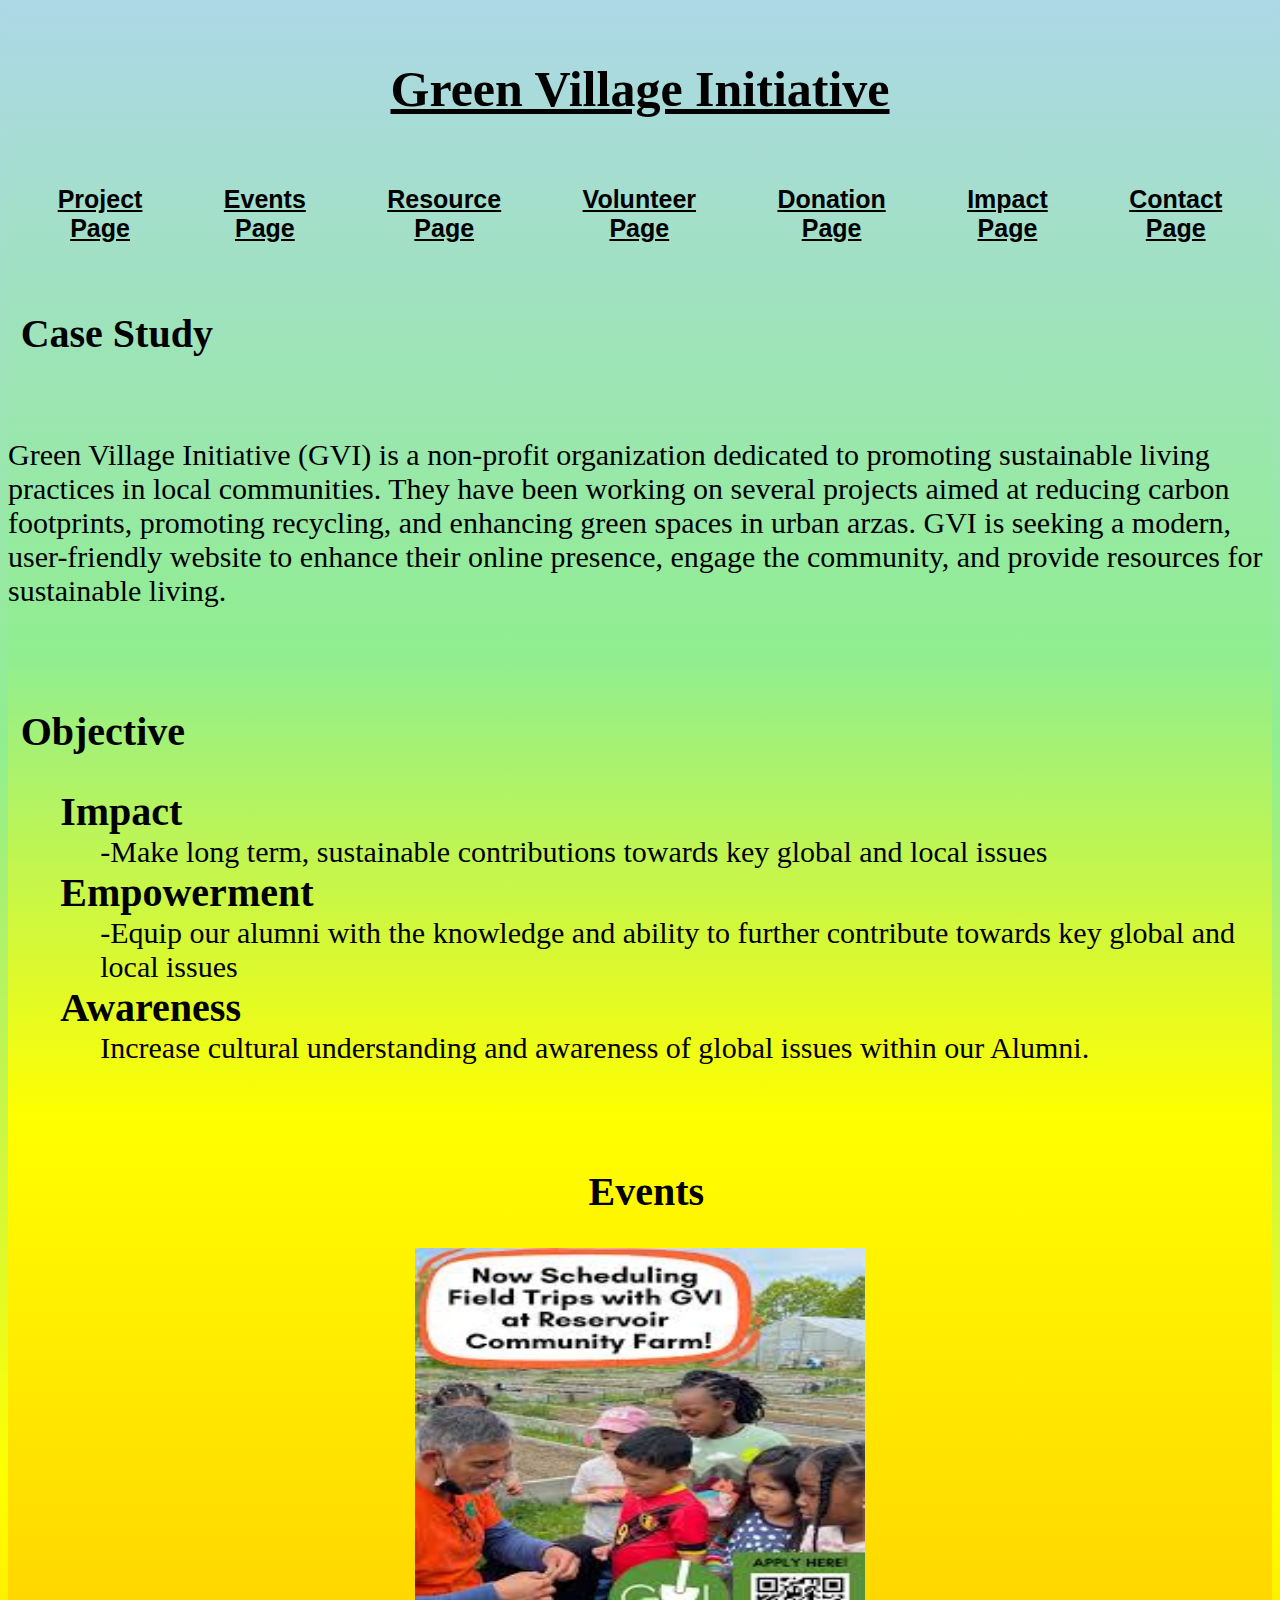
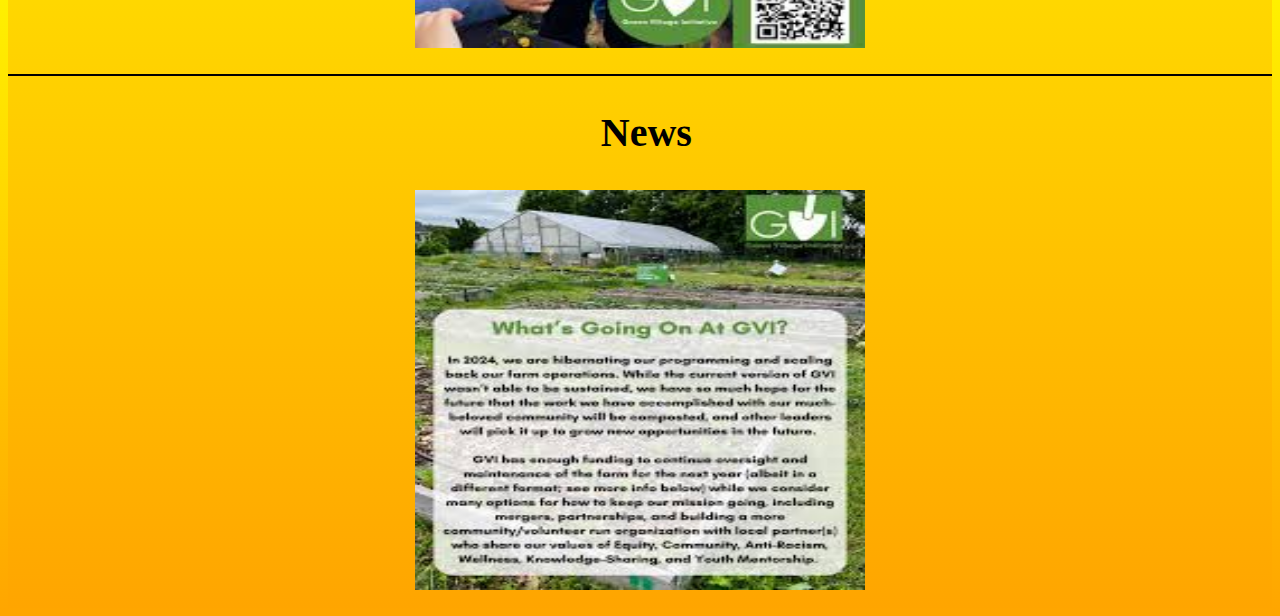
<file: index.html>
<html>

    <head>

        <title>
            Green Village Initiative
        </title>

        <link rel="stylesheet" href="CSS.css">

    </head>

    <body>
        
        <section class="I1" id="I1">
            <br>
        <center>
        <h1 style="font-size: 50px;">
            <u>
            Green Village Initiative
            </u>
            <br>
        </h1>
        
        <br>
        <table>
            <tr>
                <td><button><a href="Projects.html">Project Page</a></button></td>
                <td></td>
                <td><button><a href="Events.html">Events Page</a></button></td>
                <td></td>
                <td><button><a href="Resources.html">Resource Page</a></button></td>
                <td></td>
                <td><button><a href="Volunteer.html">Volunteer Page</a></button></td>
                <td></td>
                <td><button><a href="Donation.html"> Donation Page</a></button></td>
                <td></td>
                <td><button><a href="Impact.html">Impact Page</a></button></td>
                <td></td>
                <td><button><a href="Contact.html">Contact Page</a></button></td>
            </tr>
        </table>
    </center>
        <br>

        <h2>
            Case Study
        </h2>

        <br>

        <p style="color:black">Green Village Initiative (GVI) is a non-profit organization dedicated to promoting sustainable living practices in local communities. They have been working on several projects aimed at reducing carbon footprints, promoting recycling, and enhancing green spaces in urban arzas. GVI is seeking a modern, user-friendly website to enhance their online presence, engage the community, and provide resources for sustainable living.</p>

<br>
        </section>

        <section class="I2" id="I2"><br>
            <h2>
                Objective
            </h2>

            
            <ol type="1">
                <dl>
                    <dt>Impact</dt>
                    <dd> -Make long term, sustainable contributions towards key global and local issues</dd>
                    <dt>Empowerment</dt>
                    <dd> -Equip our alumni with the knowledge and ability to further contribute towards key global and local issues</dd>
                    <dt>Awareness</dt>
                    <dd>Increase cultural understanding and awareness of global issues within our Alumni.</dd>
                </dl>
            </ol>
            <br>
            
            
            <br>

        </section>

        <section class="I3" id="I3">
            <center>
            <br>
            <h2>Events</h2><a href="Events.html">
            <img src="assets\images\event.png" height="400px" width="450px"></a>
            <br><br><hr color="black">
            <h2>News
            </h2><center><a href="Projects.html">
            <img src="assets\images\news" height="400px" width="450px"></center><a>
            <br>
        </center>
        </section>


    </body>

</html>
</file>
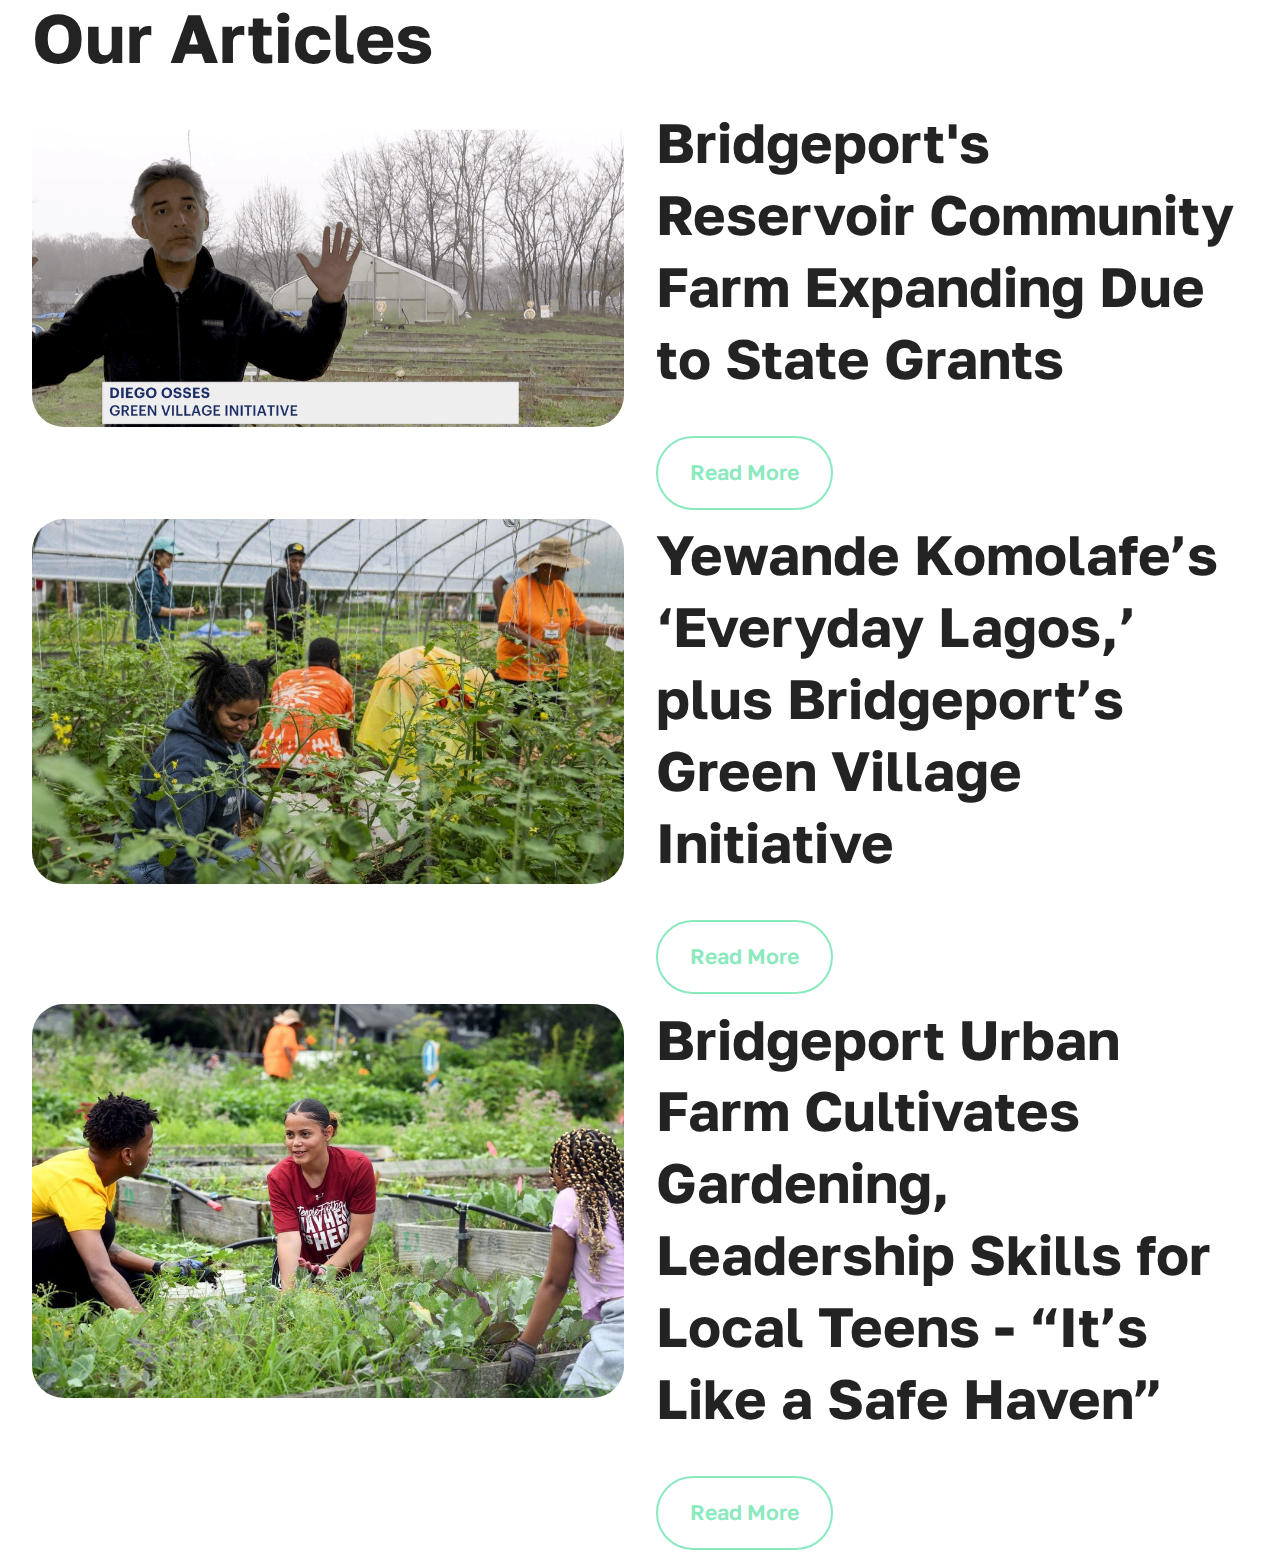
<file: articles.html>
<!DOCTYPE html>
<html  >
<head>
  <!-- Site made with Mobirise Website Builder v5.9.18, https://mobirise.com -->
  <meta charset="UTF-8">
  <meta http-equiv="X-UA-Compatible" content="IE=edge">
  <meta name="generator" content="Mobirise v5.9.18, mobirise.com">
  <meta name="viewport" content="width=device-width, initial-scale=1, minimum-scale=1">
  <link rel="shortcut icon" href="assets/images/gvi-logo-2019-128x101.png" type="image/x-icon">
  <meta name="description" content="">
  
  
  <title>Articles</title>
  <link rel="stylesheet" href="assets/bootstrap/css/bootstrap.min.css">
  <link rel="stylesheet" href="assets/bootstrap/css/bootstrap-grid.min.css">
  <link rel="stylesheet" href="assets/bootstrap/css/bootstrap-reboot.min.css">
  <link rel="stylesheet" href="assets/theme/css/style.css">
  <link rel="preload" href="https://fonts.googleapis.com/css2?family=Golos+Text:wght@400;700&display=swap&display=swap" as="style" onload="this.onload=null;this.rel='stylesheet'">
  <noscript><link rel="stylesheet" href="https://fonts.googleapis.com/css2?family=Golos+Text:wght@400;700&display=swap&display=swap"></noscript>
  <link rel="preload" as="style" href="assets/mobirise/css/mbr-additional.css?v=yJLuj9"><link rel="stylesheet" href="assets/mobirise/css/mbr-additional.css?v=yJLuj9" type="text/css">

  
  
  
</head>
<body>
  
  <section data-bs-version="5.1" class="header19 cid-ujNN5146P5" id="header19-3">
  

  
  
  <div class="container">
    <div class="row">
      <div class="content-wrap col-12 col-md-8">
        <h1 class="mbr-section-title mbr-fonts-style mb-4 display-1">
          <strong>Our Articles</strong></h1>
        
        
        
      </div>
    </div>
  </div>
</section>

<section data-bs-version="5.1" class="start article2 cid-ujNOk7VeJo" id="article02-6">
	

	
	

	<div class="container">
		<div class="row justify-content-center">
			<div class="col-12 col-md-12 col-lg-6 image-wrapper">
				<img class="w-100" src="assets/images/1-1000x540.png" >
			</div>
			<div class="col-12 col-md-12 col-lg">
				<div class="text-wrapper align-left">
					<h1 class="mbr-section-title mbr-fonts-style mb-4 display-2"><strong>Bridgeport's Reservoir Community Farm Expanding Due to State Grants</strong></h1>
					
					<div class="mbr-section-btn align-left mt-3"><a class="btn btn-success-outline display-7" href="https://mobiri.se">Read More</a></div>
				</div>
			</div>
		</div>
	</div>
</section>

<section data-bs-version="5.1" class="start article2 cid-ujNOyWweMh" id="article02-7">
	

	
	

	<div class="container">
		<div class="row justify-content-center">
			<div class="col-12 col-md-12 col-lg-6 image-wrapper">
				<img class="w-100" src="assets/images/2-880x542.jpg" >
			</div>
			<div class="col-12 col-md-12 col-lg">
				<div class="text-wrapper align-left">
					<h1 class="mbr-section-title mbr-fonts-style mb-4 display-2"><strong>Yewande Komolafe’s ‘Everyday Lagos,’ plus Bridgeport’s Green Village Initiative</strong></h1>
					
					<div class="mbr-section-btn align-left mt-3"><a class="btn btn-success-outline display-7" href="https://mobiri.se">Read More<br></a></div>
				</div>
			</div>
		</div>
	</div>
</section>

<section data-bs-version="5.1" class="start article2 cid-ujNOze7tHl" id="article02-8">
	

	
	

	<div class="container">
		<div class="row justify-content-center">
			<div class="col-12 col-md-12 col-lg-6 image-wrapper">
				<img class="w-100" src="assets/images/3-1000x667.jpg" >
			</div>
			<div class="col-12 col-md-12 col-lg">
				<div class="text-wrapper align-left">
					<h1 class="mbr-section-title mbr-fonts-style mb-4 display-2"><strong>Bridgeport Urban Farm Cultivates Gardening, Leadership Skills for Local Teens - “It’s Like a Safe Haven”</strong></h1>
					
					<div class="mbr-section-btn align-left mt-3"><a class="btn btn-success-outline display-7" href="https://mobiri.se">Read More</a></div>
				</div>
			</div>
		</div>
	</div>
</section>
<script src="assets/bootstrap/js/bootstrap.bundle.min.js"></script>  <script src="assets/smoothscroll/smooth-scroll.js"></script>  <script src="assets/ytplayer/index.js"></script>  <script src="assets/theme/js/script.js"></script>  
  
  
</body>
</html>
</file>
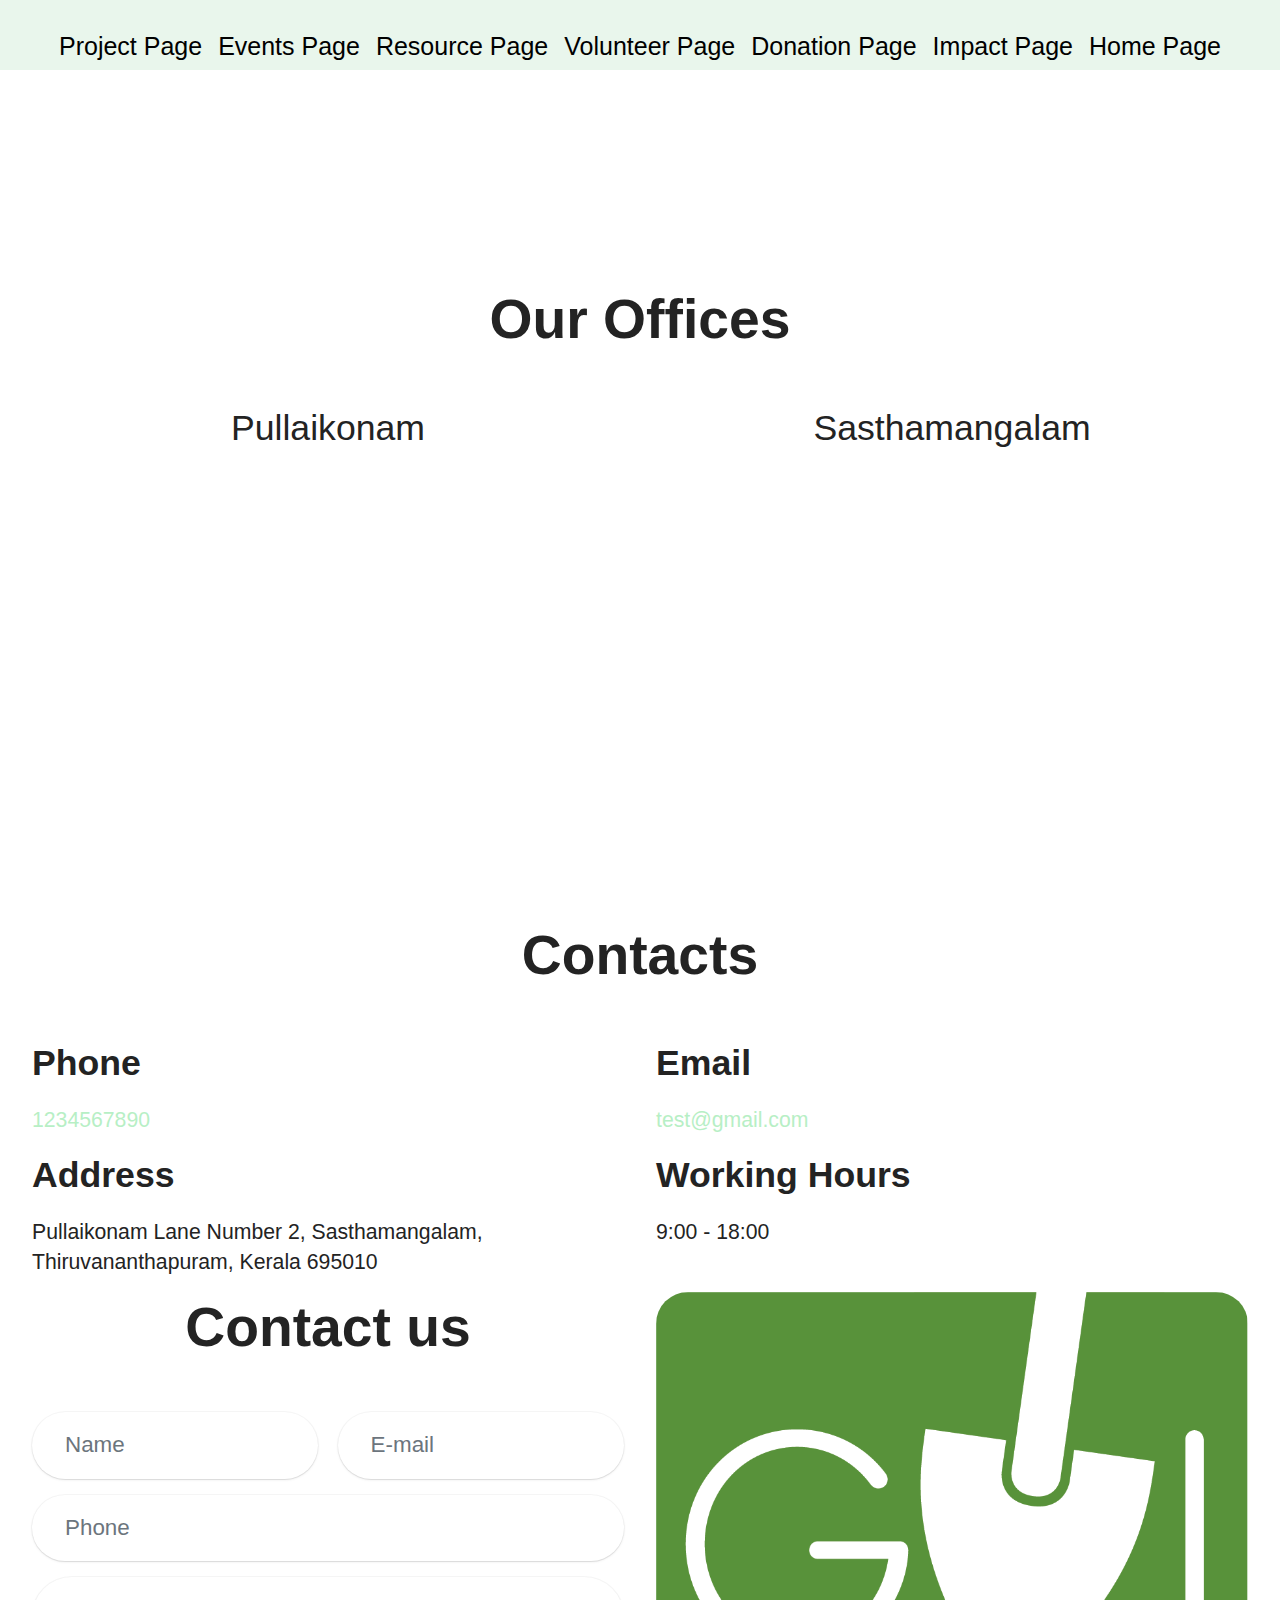
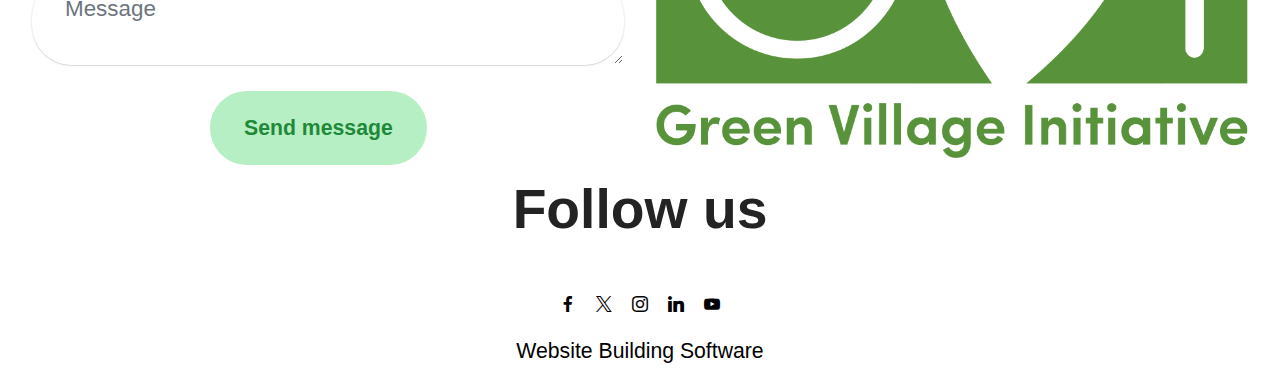
<file: Contact.html>
<!DOCTYPE html>
<html  >
<head>
  <!-- Site made with Mobirise Website Builder v5.9.18, https://mobirise.com -->
  <meta charset="UTF-8">
  <meta http-equiv="X-UA-Compatible" content="IE=edge">
  <meta name="generator" content="Mobirise v5.9.18, mobirise.com">
  <meta name="viewport" content="width=device-width, initial-scale=1, minimum-scale=1">
  <link rel="shortcut icon" href="assets/images/gvi-logo-2019-128x101.png" type="image/x-icon">
  <meta name="description" content="">
  
  
  <title>Contacts</title>
  <link rel="stylesheet" href="assets/bootstrap/css/bootstrap.min.css">
  <link rel="stylesheet" href="assets/bootstrap/css/bootstrap-grid.min.css">
  <link rel="stylesheet" href="assets/bootstrap/css/bootstrap-reboot.min.css">
  <link rel="stylesheet" href="assets/socicon/css/styles.css">
  <link rel="stylesheet" href="assets/theme/css/style.css">
  <link rel="preload" href="https://fonts.googleapis.com/css?family=Inter+Tight:100,200,300,400,500,600,700,800,900,100i,200i,300i,400i,500i,600i,700i,800i,900i&display=swap" as="style" onload="this.onload=null;this.rel='stylesheet'">
  <noscript><link rel="stylesheet" href="https://fonts.googleapis.com/css?family=Inter+Tight:100,200,300,400,500,600,700,800,900,100i,200i,300i,400i,500i,600i,700i,800i,900i&display=swap"></noscript>
  <link rel="preload" as="style" href="assets/mobirise/css/mbr-additional.css?v=Dkipt8"><link rel="stylesheet" href="assets/mobirise/css/mbr-additional.css?v=Dkipt8" type="text/css">
  <link rel="stylesheet" href="button.css">
  
  
  
</head>
<body>
    <br><center>
        <table>
          <tr>
              <td><button><a href="Projects.html">Project Page</a></button></td>
              <td></td>
              <td><button><a href="Events.html">Events Page</a></button></td>
              <td></td>
              <td><button><a href="Resources.html">Resource Page</a></button></td>
              <td></td>
              <td><button><a href="Volunteer.html">Volunteer Page</a></button></td>
              <td></td>
              <td><button><a href="Donation.html">Donation Page</a></button></td>
              <td></td>
              <td><button><a href="Impact.html">Impact Page</a></button></td>
              <td></td>
              <td><button><a href="index.html">Home Page</a></button></td>
          </tr>
        </table>
        </center>
  <section data-bs-version="5.1" class="header09 startm5 cid-ujN5OKIkCb" id="header09-5">	
    
	
	
	<div class="container">
		<div class="row">
			<div class="content-wrap col-12 col-md-7">
				<h1 class="mbr-section-title mbr-fonts-style mbr-white mb-4 display-1"><br></h1>
				<h2 class="mbr-section-title mbr-fonts-style mbr-white mb-4 display-1"><strong>Contact Us!</strong></h2>
				
				
			</div>
		</div>
	</div>
</section>

<section data-bs-version="5.1" class="contacts2 map1 cid-ujN5KQGaZ9" id="map02-4">
	

	
	<div class="container">
		<div class="row justify-content-center">
			<div class="col-12 content-head">
				<div class="mbr-section-head mb-5">
					<h3 class="mbr-section-title mbr-fonts-style align-center mb-0 display-2">
						<strong>Our Offices</strong></h3>
				</div>
			</div>
		</div>
		<div class="row justify-content-center">
			<div class="map-wrapper col-12 col-md-6">
				<h4 class="mbr-section-subtitle mb-3 align-center mbr-fonts-style display-5">Pullaikonam</h4>
                <iframe src="https://www.google.com/maps/embed?pb=!1m14!1m8!1m3!1d15783.528772608239!2d76.97430700000001!3d8.510818!3m2!1i1024!2i768!4f13.1!3m3!1m2!1s0x3b05ba37af57df23%3A0xad4649fc36bdc48e!2sGreen%20Village%20Office!5e0!3m2!1sen!2sin!4v1722163772154!5m2!1sen!2sin" width="600" height="450" style="border:0;" allowfullscreen="" loading="lazy" referrerpolicy="no-referrer-when-downgrade"></iframe>
			</div>
			<div class="map-wrapper col-12 col-md-6">
				<h4 class="mbr-section-subtitle mb-3 align-center mbr-fonts-style display-5">
				  Sasthamangalam<br></h4>
                  <iframe src="https://www.google.com/maps/embed?pb=!1m14!1m8!1m3!1d15783.858980314255!2d76.961626!3d8.502804!3m2!1i1024!2i768!4f13.1!3m3!1m2!1s0x3b05bbb575f2ff7d%3A0x80bf16b0baad8486!2sSasthamangalam%20Village%20Office!5e0!3m2!1sen!2sin!4v1722163908905!5m2!1sen!2sin" width="600" height="450" style="border:0;" allowfullscreen="" loading="lazy" referrerpolicy="no-referrer-when-downgrade"></iframe>			</div>
		</div>
	</div>
</section>

<section data-bs-version="5.1" class="contacts01 cid-ujN5mDaKQc" id="contacts01-1">
    

    
    
    <div class="container">
        <div class="row justify-content-center">
            <div class="col-12 content-head">
                <div class="mbr-section-head mb-5">
                    <h3 class="mbr-section-title mbr-fonts-style align-center mb-0 display-2">
                        <strong>Contacts</strong>
                    </h3>
                    
                </div>
            </div>
        </div>
        <div class="row">
            <div class="item features-without-image col-12 col-md-6 active">
                <div class="item-wrapper">
                    <div class="text-wrapper">
                        <h6 class="card-title mbr-fonts-style mb-3 display-5">
                            <strong>Phone</strong>
                        </h6>
                        <p class="mbr-text mbr-fonts-style display-7"><a href="tel:1234567890" class="text-primary">1234567890</a></p>
                    </div>
                </div>
            </div>
            <div class="item features-without-image col-12 col-md-6">
                <div class="item-wrapper">
                    <div class="text-wrapper">
                        <h6 class="card-title mbr-fonts-style mb-3 display-5">
                            <strong>Email</strong>
                        </h6>
                        <p class="mbr-text mbr-fonts-style display-7"><a href="mailto:info@site.com" class="text-primary"></a><a href="mailto:test@gmail.com" class="text-primary">test@gmail.com</a>
                        </p>
                    </div>
                </div>
            </div>
            <div class="item features-without-image col-12 col-md-6">
                <div class="item-wrapper">
                    <div class="text-wrapper">
                        <h6 class="card-title mbr-fonts-style mb-3 display-5">
                            <strong>Address</strong>
                        </h6>
                        <p class="mbr-text mbr-fonts-style display-7">
                            Pullaikonam Lane Number 2, Sasthamangalam, Thiruvananthapuram, Kerala 695010
                        </p>
                    </div>
                </div>
            </div>
            <div class="item features-without-image col-12 col-md-6">
                <div class="item-wrapper">
                    <div class="text-wrapper">
                        <h6 class="card-title mbr-fonts-style mb-3 display-5">
                            <strong>Working Hours</strong>
                        </h6>
                        <p class="mbr-text mbr-fonts-style display-7">
                            9:00 - 18:00
                        </p>
                    </div>
                </div>
            </div>
        </div>
    </div>
</section>

<section data-bs-version="5.1" class="form03 cid-ujN5ojJfCA" id="form03-2">
    

    

    <div class="container">
        <div class="row justify-content-center">
            <div class="col-12 col-lg item-wrapper">
                <div class="mbr-section-head mb-5">
                    <h3 class="mbr-section-title mbr-fonts-style align-center mb-0 display-2">
                        <strong>Contact us</strong>
                    </h3>
                    
                </div>
                <div class="col-lg-12 mx-auto mbr-form" data-form-type="formoid">
                   <form action="https://mobirise.eu/" method="POST" class="mbr-form form-with-styler" data-form-title="Form Name"><input type="hidden" name="email" data-form-email="true" value="YMUqkiZYWI2Xv+1E9j78ABJCI7tWZxfzsOsRxc6KO5YaJST3bGPDNQrrIf5vF4cT3TdYsalWueSdH5eKHdbKxTZW2R7ceyVc/q4bumPDtFdVivfCNXyN4LKesL1VSQX3">
                        <div class="row">
                            <div hidden="hidden" data-form-alert="" class="alert alert-success col-12">Thanks for filling out the form!</div>
                            <div hidden="hidden" data-form-alert-danger="" class="alert alert-danger col-12">
                                 Oops...! some problem!
                            </div>
                        </div>
                        <div class="dragArea row">
                            <div class="col-md col-sm-12 form-group mb-3 mb-3" data-for="name">
                                <input type="text" name="name" placeholder="Name" data-form-field="name" class="form-control" value="" id="name-form03-2">
                            </div>
                            <div class="col-md col-sm-12 form-group mb-3 mb-3" data-for="email">
                                <input type="email" name="email" placeholder="E-mail" data-form-field="email" class="form-control" value="" id="email-form03-2">
                            </div>
                            <div class="col-12 form-group mb-3 mb-3" data-for="phone">
                                <input type="tel" name="phone" placeholder="Phone" data-form-field="phone" class="form-control" value="" id="phone-form03-2">
                            </div>
                            <div class="col-12 form-group mb-3 mb-3" data-for="textarea">
                                <textarea name="textarea" placeholder="Message" data-form-field="textarea" class="form-control" id="textarea-form03-2"></textarea>
                            </div>
                            <div class="col-lg-12 col-md-12 col-sm-12 align-center mbr-section-btn"><button type="submit" class="btn btn-primary display-7">
                                    Send message
                                </button></div>
                        </div>
                    </form>
                </div>


            </div>
            <div class="col-12 col-lg-6">
                <div class="image-wrapper">
                    <img class="w-100" src="assets/images/gvi-logo-2019.png" >
                </div>
            </div>

        </div>
    </div>
</section>

<section data-bs-version="5.1" class="social4 cid-ujN5rulPM2" id="social04-3">
    
    
    

    <div class="container">
        <div class="media-container-row">
            <div class="col-12">
                <h3 class="mbr-section-title align-center mb-5 mbr-fonts-style display-2">
                    <strong>Follow us</strong>
                </h3>
                <div class="social-list align-center">
                    <a class="iconfont-wrapper bg-facebook m-2 " target="_blank" href="https://mobiri.se">
                        <span class="socicon-facebook socicon"></span>
                    </a>
                    <a class="iconfont-wrapper bg-twitter m-2" href="https://mobiri.se" target="_blank">
                        <span class="socicon-twitter socicon"></span>
                    </a>
                    <a class="iconfont-wrapper bg-instagram m-2" href="https://mobiri.se" target="_blank">
                        <span class="socicon-instagram socicon"></span>
                    </a>
                    
                    
                    <a class="iconfont-wrapper bg-linkedin m-2" href="https://mobiri.se" target="_blank">
                        <span class="socicon-linkedin socicon"></span>
                    </a>
                    
                    
                    
                    <a class="iconfont-wrapper bg-youtube m-2" href="https://mobiri.se" target="_blank">
                        <span class="socicon-youtube socicon"></span>
                    </a>
                    
                </div>
            </div>
        </div>
    </div>
</section><section class="display-7" style="padding: 0;align-items: center;justify-content: center;flex-wrap: wrap;    align-content: center;display: flex;position: relative;height: 4rem;"><a href="https://mobiri.se/3250748" style="flex: 1 1;height: 4rem;position: absolute;width: 100%;z-index: 1;"><img alt="" style="height: 4rem;" src="[data-uri]"></a><p style="margin: 0;text-align: center;" class="display-7">&#8204;</p><a style="z-index:1" href="https://mobirise.com"> Website Building Software</a></section><script src="assets/bootstrap/js/bootstrap.bundle.min.js"></script>  <script src="assets/smoothscroll/smooth-scroll.js"></script>  <script src="assets/ytplayer/index.js"></script>  <script src="assets/theme/js/script.js"></script>  <script src="assets/formoid/formoid.min.js"></script>  
  
  
</body>
</html>
</file>
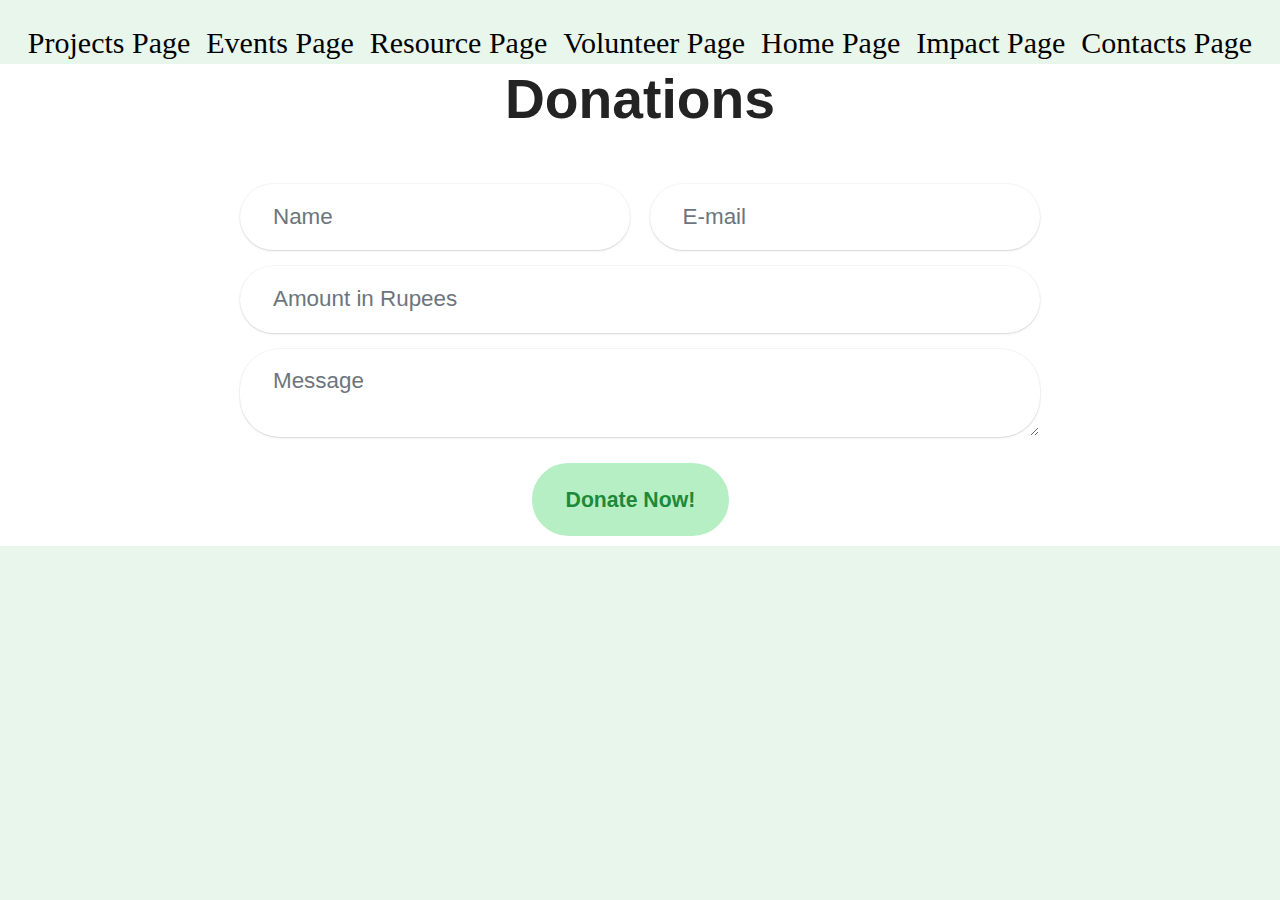
<file: Donation.html>
<!DOCTYPE html>
<html  >
<head>
  <meta charset="UTF-8">
  <meta http-equiv="X-UA-Compatible" content="IE=edge">
  <meta name="viewport" content="width=device-width, initial-scale=1, minimum-scale=1">
  <link rel="shortcut icon" href="assets/images/GVI_logo_2019.png" type="image/x-icon">
  <meta name="description" content="">
  <link rel="stylesheet" href="button.css">
  
  
  <title>Donation</title>
  <link rel="stylesheet" href="assets/bootstrap/css/bootstrap.min.css">
  <link rel="stylesheet" href="assets/bootstrap/css/bootstrap-grid.min.css">
  <link rel="stylesheet" href="assets/bootstrap/css/bootstrap-reboot.min.css">
  <link rel="stylesheet" href="assets/theme/css/style.css">
  <link rel="preload" href="https://fonts.googleapis.com/css?family=Inter+Tight:100,200,300,400,500,600,700,800,900,100i,200i,300i,400i,500i,600i,700i,800i,900i&display=swap" as="style" onload="this.onload=null;this.rel='stylesheet'">
  <noscript><link rel="stylesheet" href="https://fonts.googleapis.com/css?family=Inter+Tight:100,200,300,400,500,600,700,800,900,100i,200i,300i,400i,500i,600i,700i,800i,900i&display=swap"></noscript>
  <link rel="preload" as="style" href="assets/mobirise/css/mbr-additional.css?v=pAPLUI"><link rel="stylesheet" href="assets/mobirise/css/mbr-additional.css?v=pAPLUI" type="text/css">

  
  
  
</head>
<body>
    <center><br>
        <table>
          <tr>
              <td><button><a href="Projects.html" style="color: black;font-size: 30px;">Projects Page</a></button></td>
              <td></td>
              <td><button><a href="Events.html"style="color: black;font-size: 30px;">Events Page</a></button></td>
              <td></td>
              <td><button><a href="Resources.html"style="color: black;font-size: 30px;">Resource Page</a></button></td>
              <td></td>
              <td><button><a href="Volunteer.html"style="color: black;font-size: 30px;">Volunteer Page</a></button></td>
              <td></td>
              <td><button><a href="index.html"style="color: black;font-size: 30px;">Home Page</a></button></td>
              <td></td>
              <td><button><a href="Impact.html"style="color: black;font-size: 30px;">Impact Page</a></button></td>
              <td></td>
              <td><button><a href="Contact.html"style="color: black;font-size: 30px;">Contacts Page</a></button></td>
          </tr>
        </table>
        </center>
    
  
  <section data-bs-version="5.1" class="form5 cid-ujOeKdGsG6" id="form02-0">

    
    <div class="container">
        <div class="row justify-content-center">
            <div class="col-12 content-head">
                <div class="mbr-section-head mb-5">
                    <h3 class="mbr-section-title mbr-fonts-style align-center mb-0 display-2">
                        <strong>Donations</strong></h3>
                    
                </div>
            </div>
        </div>
        <div class="row justify-content-center">
            <div class="col-lg-8 mx-auto mbr-form" data-form-type="formoid">
                <form action="https://mobirise.eu/" method="POST" class="mbr-form form-with-styler" data-form-title="Form Name"><input type="hidden" name="email" data-form-email="true" value="5aXIkS/W/a55aXUmjQAoC1DX/J1S54s7JqA7is7BUU8WHnQ2kr+1jaXSzaTxedq1LrYwINM6VTjfnecMZV9nDOu3/djJeqSS/7divjEajDlcep3aV1vIWgtF1dzk1IjA">
                    <div class="row">
                        <div hidden="hidden" data-form-alert="" class="alert alert-success col-12">Thanks for filling out the form!</div>
                        <div hidden="hidden" data-form-alert-danger="" class="alert alert-danger col-12">
                            Oops...! some problem!
                        </div>
                    </div>
                    <div class="dragArea row">
                        <div class="col-md col-sm-12 form-group mb-3" data-for="name">
                            <input type="text" name="name" placeholder="Name" data-form-field="name" class="form-control" value="" id="name-form02-0">
                        </div>
                        <div class="col-md col-sm-12 form-group mb-3" data-for="email">
                            <input type="email" name="email" placeholder="E-mail" data-form-field="email" class="form-control" value="" id="email-form02-0">
                        </div>
                        <div class="col-12 form-group mb-3" data-for="phone">
                            <input type="tel" name="phone" placeholder="Amount in Rupees" data-form-field="phone" class="form-control" value="" id="phone-form02-0">
                        </div>
                        <div class="col-12 form-group mb-3" data-for="textarea">
                            <textarea name="textarea" placeholder="Message" data-form-field="textarea" class="form-control" id="textarea-form02-0"></textarea>
                        </div>
                        <div class="col-lg-12 col-md-12 col-sm-12 align-center mbr-section-btn"><button type="submit" class="btn btn-primary display-7">Donate Now!</button></div>
                    </div>
                </form>
            </div>
        </div>
    </div>
</section>
<script src="assets/bootstrap/js/bootstrap.bundle.min.js"></script>  <script src="assets/smoothscroll/smooth-scroll.js"></script>  <script src="assets/ytplayer/index.js"></script>  <script src="assets/theme/js/script.js"></script>  <script src="assets/formoid/formoid.min.js"></script>  
  
  
</body>
</html>
</file>
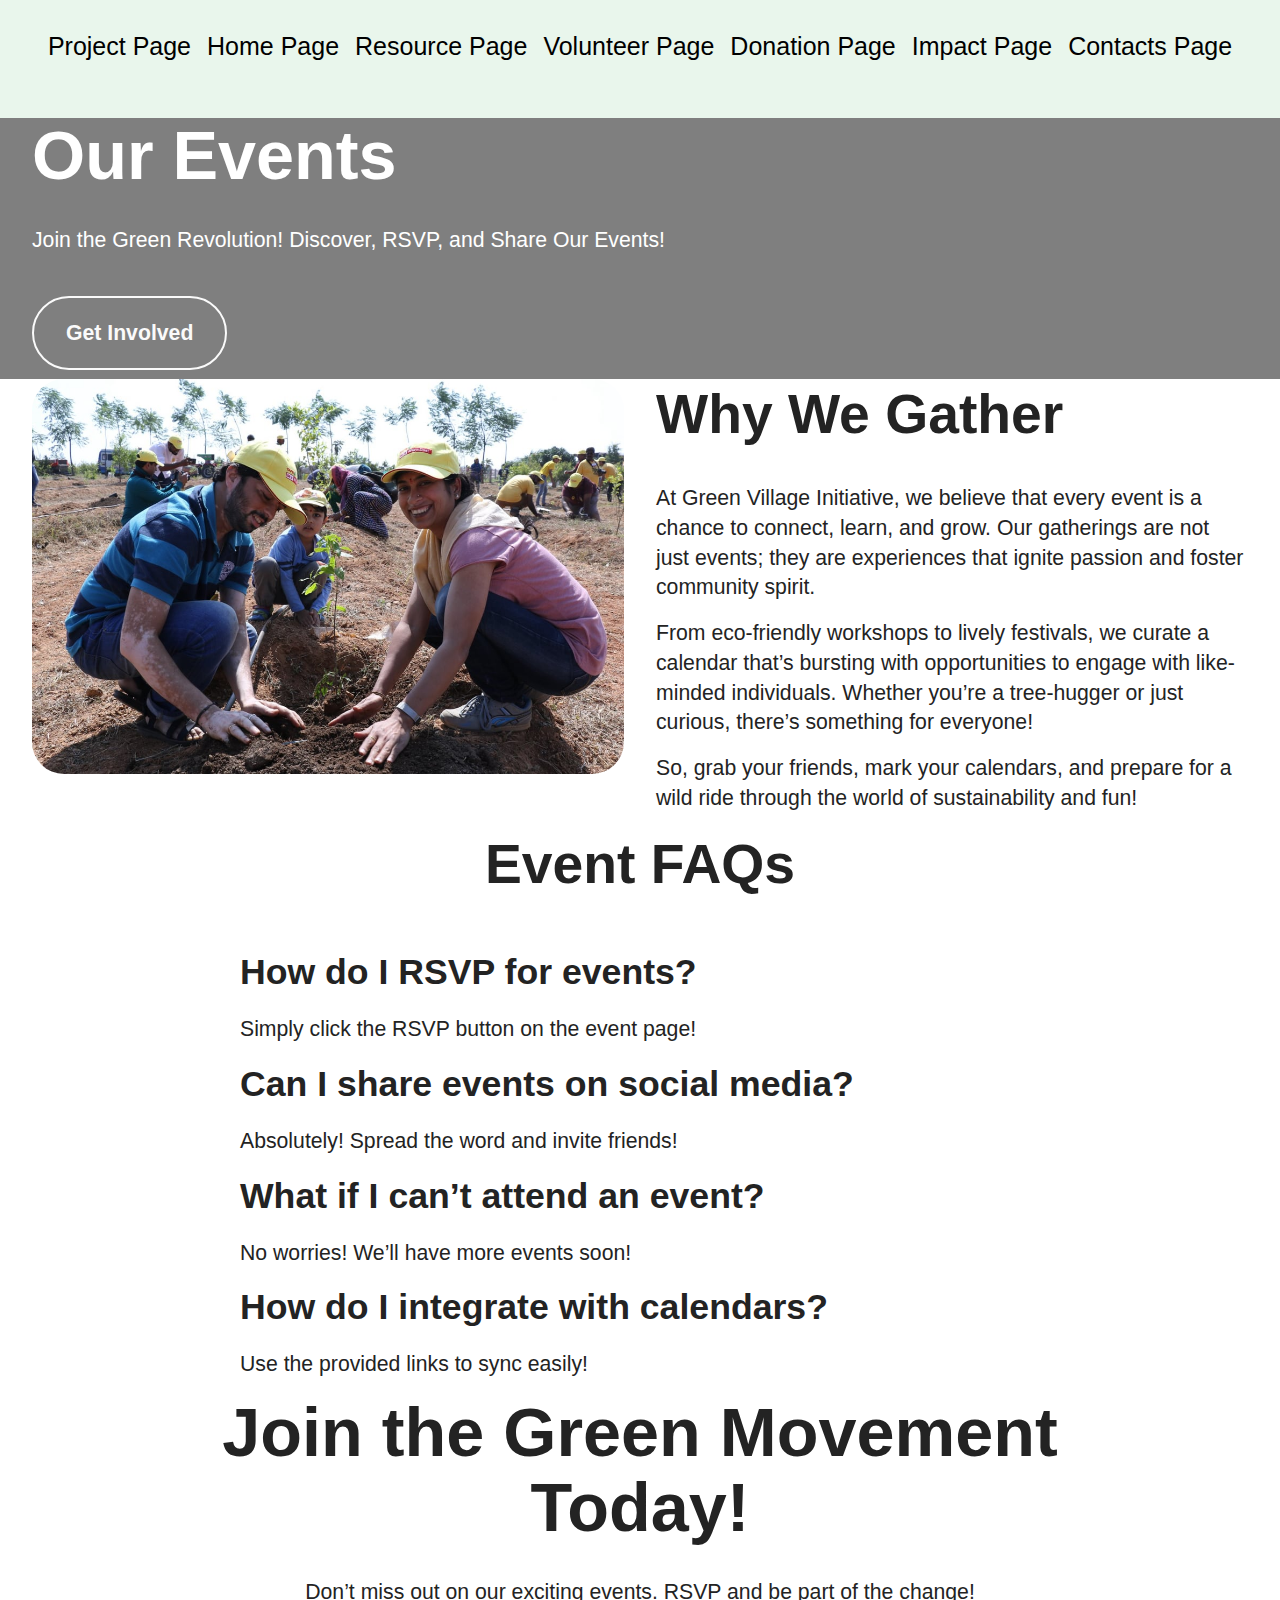
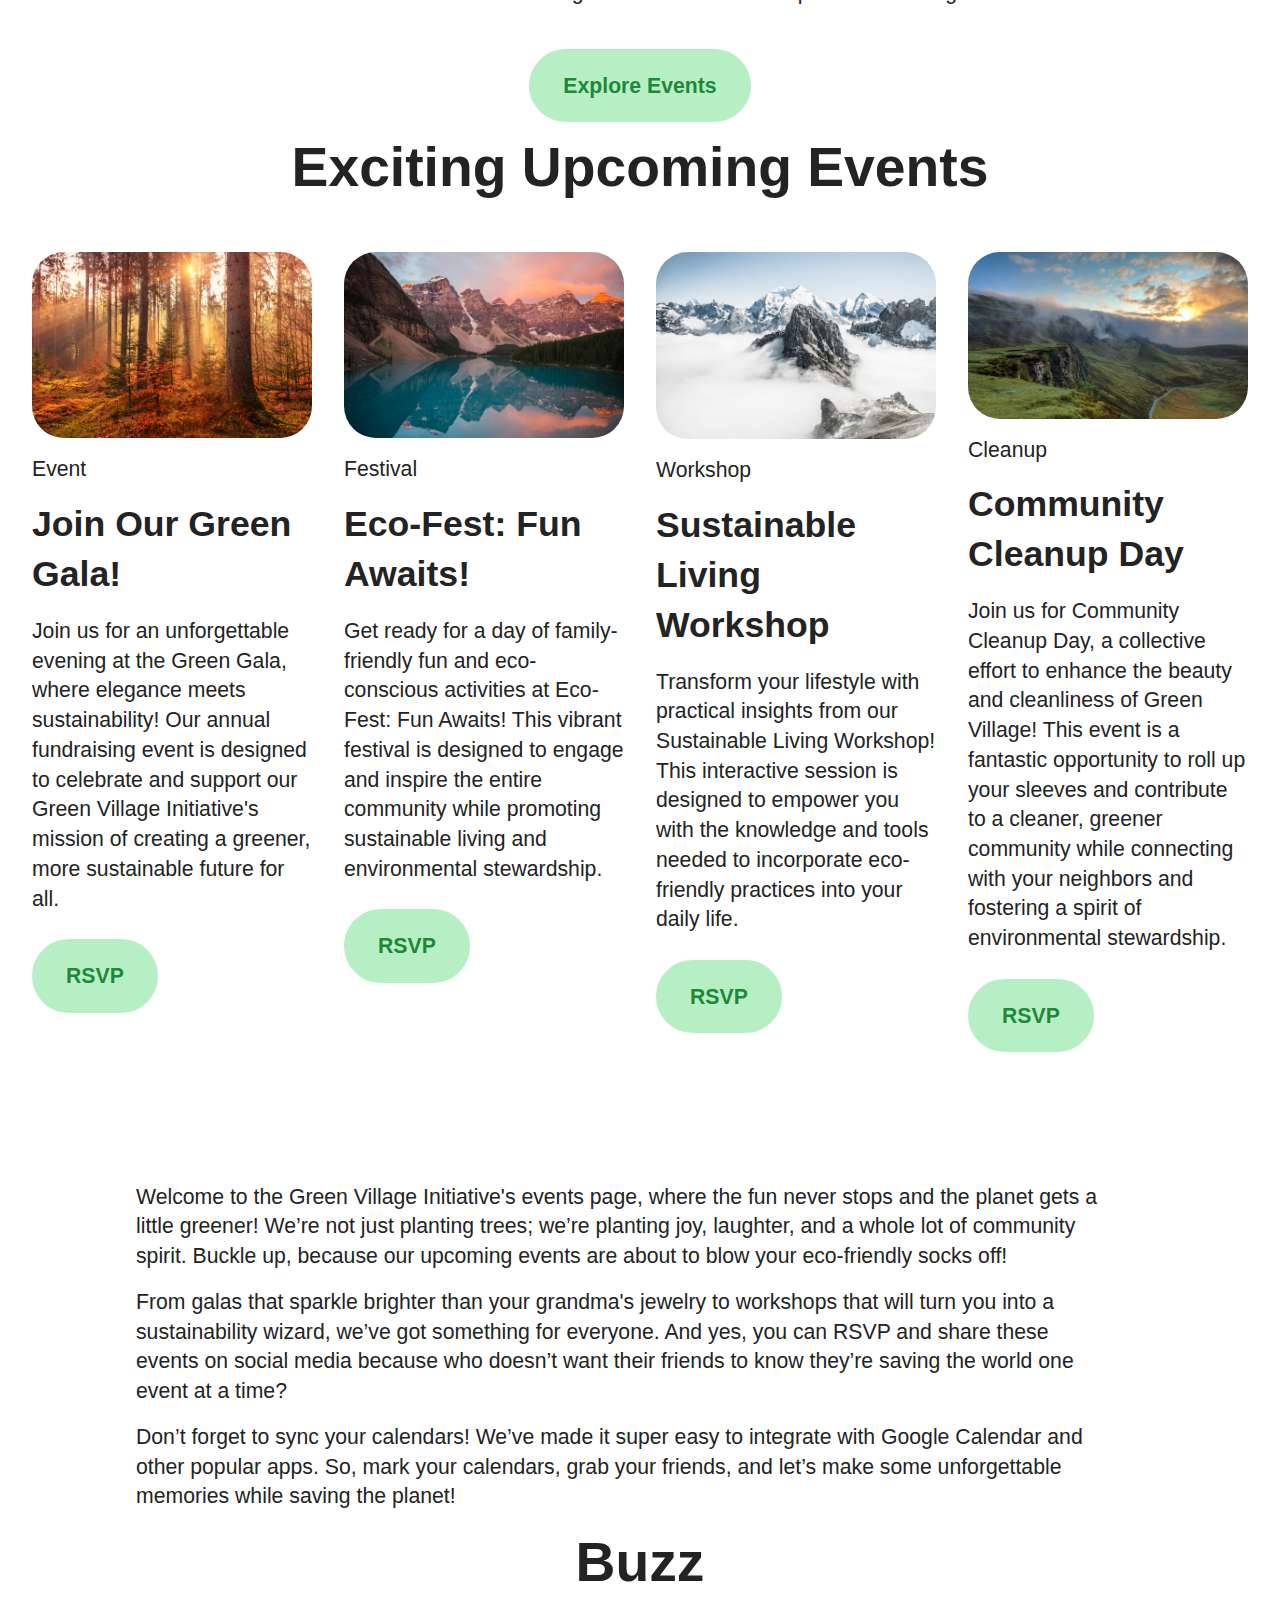
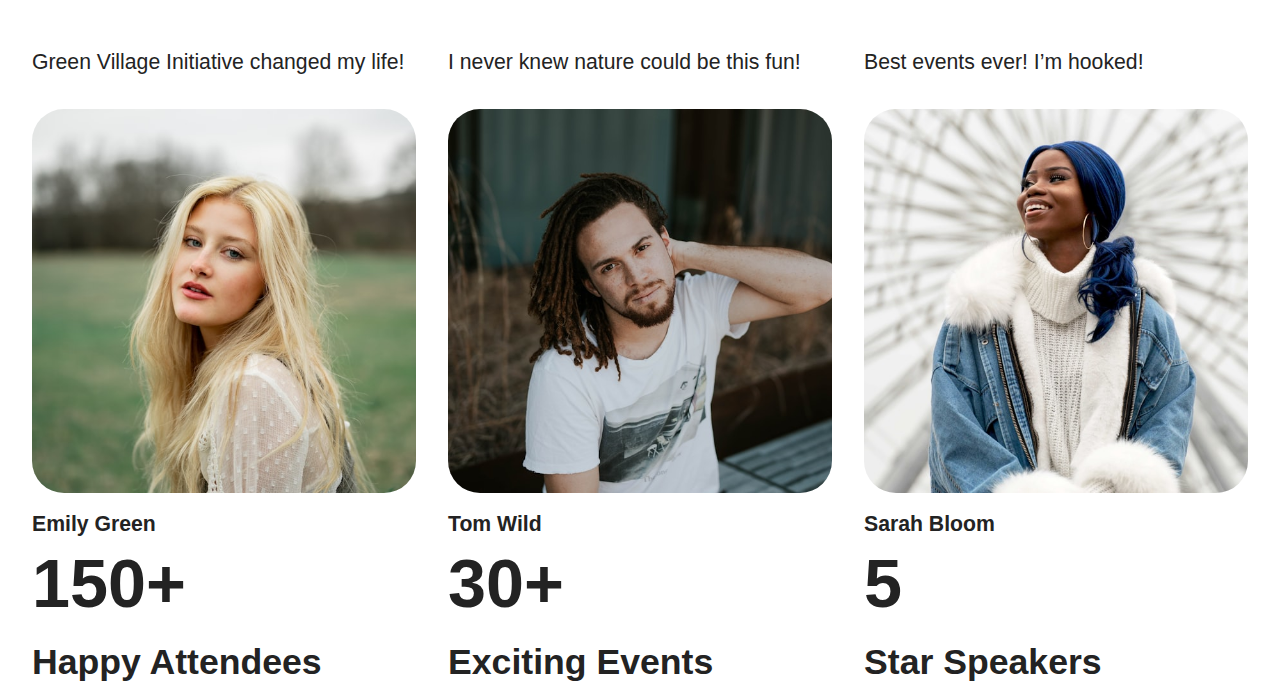
<file: Events.html>
<!DOCTYPE html>
<html  >
<head>
  <meta charset="UTF-8">
  <meta http-equiv="X-UA-Compatible" content="IE=edge">
  <meta name="viewport" content="width=device-width, initial-scale=1, minimum-scale=1">
  <link rel="shortcut icon" href="assets/images/gvi-logo-2019-128x101.png" type="image/x-icon">
  <meta name="description" content="Join us at Green Village Initiative for exciting upcoming events! RSVP, share on social media, and integrate with your favorite calendar apps.">
  
  
  <title>Upcoming Events</title>
  <link rel="stylesheet" href="assets/bootstrap/css/bootstrap.min.css">
  <link rel="stylesheet" href="assets/bootstrap/css/bootstrap-grid.min.css">
  <link rel="stylesheet" href="assets/bootstrap/css/bootstrap-reboot.min.css">
  <link rel="stylesheet" href="assets/parallax/jarallax.css">
  <link rel="stylesheet" href="assets/theme/css/style.css">
  <link rel="preload" href="https://fonts.googleapis.com/css2?family=Manrope:wght@400;700&display=swap&display=swap" as="style" onload="this.onload=null;this.rel='stylesheet'">
  <noscript><link rel="stylesheet" href="https://fonts.googleapis.com/css2?family=Manrope:wght@400;700&display=swap&display=swap"></noscript>
  <link rel="preload" as="style" href="assets/mobirise/css/mbr-additional.css?v=iyLvuc"><link rel="stylesheet" href="assets/mobirise/css/mbr-additional.css?v=iyLvuc" type="text/css">
    <link rel="stylesheet" href="button.css">    
  
  
  
</head>
<body>
    <br><center>
        <table>
          <tr>
              <td><button><a href="Projects.html">Project Page</a></button></td>
              <td></td>
              <td><button><a href="index.html">Home Page</a></button></td>
              <td></td>
              <td><button><a href="Resources.html">Resource Page</a></button></td>
              <td></td>
              <td><button><a href="Volunteer.html">Volunteer Page</a></button></td>
              <td></td>
              <td><button><a href="Donation.html">Donation Page</a></button></td>
              <td></td>
              <td><button><a href="Impact.html">Impact Page</a></button></td>
              <td></td>
              <td><button><a href="Contact.html">Contacts Page</a></button></td>
          </tr>
        </table>
        </center>
        <br><br>
  
  <section data-bs-version="5.1" class="header18 cid-ujNuKmVf8d mbr-parallax-background" id="hero-15-ujNuKmVf8d">
  

  <div class="mbr-overlay" style="opacity: 0.5; background-color: rgb(0, 0, 0);"></div>
  <div class="container-fluid">
    <div class="row">
      <div class="content-wrap col-12 col-md-12">
        <h1 class="mbr-section-title mbr-fonts-style mbr-white mb-4 display-1">
          <strong>Our Events</strong>
        </h1>
        
        <p class="mbr-fonts-style mbr-text mbr-white mb-4 display-7">Join the Green Revolution! Discover, RSVP, and Share Our Events!</p>
        <div class="mbr-section-btn"><a class="btn btn-white-outline display-7" href="index.html#blog-2-ujNuKmWIyg">Get Involved</a></div>
      </div>
    </div>
  </div>
</section>

<section data-bs-version="5.1" class="article2 cid-ujNuKmV0cJ" id="about-me-2-ujNuKmV0cJ">
	

	
	

	<div class="container">
		<div class="row justify-content-center">
			<div class="col-12 col-md-12 col-lg-6 image-wrapper">
				<img class="w-100" src="assets/images/02-participants-young-and-old-discovered-the-joy-of-farming-at-the-tafe-be-a-farmdost-event-1101x734.jpg" >
			</div>
			<div class="col-12 col-md-12 col-lg">
				<div class="text-wrapper align-left">
					<h1 class="mbr-section-title mbr-fonts-style mb-4 display-2">
						<strong>Why We Gather</strong>
					</h1>
					<p class="mbr-text align-left mbr-fonts-style mb-3 display-7">At Green Village Initiative, we believe that every event is a chance to connect, learn, and grow. Our gatherings are not just events; they are experiences that ignite passion and foster community spirit.</p>

					<p class="mbr-text align-left mbr-fonts-style mb-3 display-7">From eco-friendly workshops to lively festivals, we curate a calendar that’s bursting with opportunities to engage with like-minded individuals. Whether you’re a tree-hugger or just curious, there’s something for everyone!</p>

					<p class="mbr-text align-left mbr-fonts-style mb-3 display-7">So, grab your friends, mark your calendars, and prepare for a wild ride through the world of sustainability and fun!</p>

					
				</div>
			</div>
		</div>
	</div>
</section>

<section data-bs-version="5.1" class="list05 cid-ujNuKmVCJB" id="faq-3-ujNuKmVCJB">
    
    <div class="container">
        <div class="col-12 mb-5 content-head">
            <h3 class="mbr-section-title mbr-fonts-style align-center mb-0 display-2">
                <strong>Event FAQs</strong>
            </h3>
            
        </div>
        <div class="row justify-content-center ">
            <div class="col-12 col-lg-8">
                <div class="item features-without-image col-12 active">
                    <div class="item-wrapper">
                        <h5 class="mbr-card-title mbr-fonts-style mt-0 mb-3 display-5">
                            <strong>How do I RSVP for events?</strong></h5>
                        <p class="mbr-text mbr-fonts-style mt-0 mb-3 display-7">Simply click the RSVP button on the event page!</p>
                    </div>
                </div>
                <div class="item features-without-image col-12">
                    <div class="item-wrapper">
                        <h5 class="mbr-card-title mbr-fonts-style mt-0 mb-3 display-5">
                            <strong>Can I share events on social media?</strong></h5>
                        <p class="mbr-text mbr-fonts-style mt-0 mb-3 display-7">Absolutely! Spread the word and invite friends!</p>
                    </div>
                </div>
                <div class="item features-without-image col-12">
                    <div class="item-wrapper">
                        <h5 class="mbr-card-title mbr-fonts-style mt-0 mb-3 display-5">
                            <strong>What if I can’t attend an event?</strong></h5>
                        <p class="mbr-text mbr-fonts-style mt-0 mb-3 display-7">No worries! We’ll have more events soon!</p>
                    </div>
                </div>
                
              <div class="item features-without-image col-12">
                <div class="item-wrapper">
                    <h5 class="mbr-card-title mbr-fonts-style mt-0 mb-3 display-5">
                        <strong>How do I integrate with calendars?</strong></h5>
                    <p class="mbr-text mbr-fonts-style mt-0 mb-3 display-7">Use the provided links to sync easily!</p>
                </div>
            </div>
            </div>
        </div>
    </div>
</section>

<section data-bs-version="5.1" class="header14 cid-ujNuKmV0Cb mbr-parallax-background" id="call-to-action-9-ujNuKmV0Cb">
    

	
	
	<div class="container">
		<div class="row justify-content-center">
			<div class="card col-12 col-md-12 col-lg-10">
				<div class="card-wrapper">
					<div class="card-box align-center">
						<h1 class="card-title mbr-fonts-style mb-4 display-1">
							<strong>Join the Green Movement Today!</strong>
						</h1>
						<p class="mbr-text mbr-fonts-style mb-4 display-7">Don’t miss out on our exciting events. RSVP and be part of the change!</p>
						<div class="mbr-section-btn mt-4"><a class="btn btn-primary display-7" href="index.html#blog-2-ujNuKmWIyg">Explore Events</a></div>
					</div>
				</div>
			</div>
		</div>
	</div>
</section>

<section data-bs-version="5.1" class="news08 cid-ujNuKmWIyg" id="blog-2-ujNuKmWIyg">
    
    
    <div class="container-fluid">
        <div class="row justify-content-center mb-5">
            <div class="col-12 content-head">
                <div class="mbr-section-head">
                    <h4 class="mbr-section-title mbr-fonts-style align-center mb-0 display-2">
                        <strong>Exciting Upcoming Events</strong>
                    </h4>
                    
                </div>
            </div>
        </div>
        <div class="row">
            <div class="item features-image col-12 col-md-6 col-lg-3 active">
                <div class="item-wrapper">
                    <div class="item-img mb-3">
                        <img src="assets/images/photo-1523712999610-f77fbcfc3843.jpeg"  title="">
                    </div>
                    <div class="item-content align-left">
                        <h5 class="item-title mbr-fonts-style mt-0 mb-3 display-7">Event</h5>
                        <h6 class="item-subtitle mbr-fonts-style mb-3 display-5">
                            <strong>Join Our Green Gala!</strong>
                        </h6>
                        <p class="mbr-text mbr-fonts-style mb-3 display-7">
                            Join us for an unforgettable evening at the Green Gala, where elegance meets sustainability! Our annual fundraising event is designed to celebrate and support our Green Village Initiative's mission of creating a greener, more sustainable future for all.
                        </p>
                        <div class="mbr-section-btn item-footer"><a href="https://calendar.app.google/F4gYXQTxeZ8sTNxNA" class="btn item-btn btn-primary display-7">RSVP</a></div>
                    </div>
                </div>
            </div>
            <div class="item features-image col-12 col-md-6 col-lg-3">
                <div class="item-wrapper">
                    <div class="item-img mb-3">
                        <img src="assets/images/photo-1493246507139-91e8fad9978e.jpeg" >
                    </div>
                    <div class="item-content align-left">
                        <h5 class="item-title mbr-fonts-style mb-3 mt-0 display-7">Festival</h5>
                        <h6 class="item-subtitle mbr-fonts-style mb-3 display-5">
                            <strong>Eco-Fest: Fun Awaits!</strong>
                        </h6>
                        <p class="mbr-text mbr-fonts-style mb-3 display-7">
                            Get ready for a day of family-friendly fun and eco-conscious activities at Eco-Fest: Fun Awaits! This vibrant festival is designed to engage and inspire the entire community while promoting sustainable living and environmental stewardship.
                        </p>
                        <div class="mbr-section-btn item-footer"><a href="https://calendar.app.google/GYnDbCtfZLod1wZYA" class="btn item-btn btn-primary display-7">RSVP</a></div>
                    </div>
                </div>
            </div>
            <div class="item features-image col-12 col-md-6 col-lg-3">
                <div class="item-wrapper">
                    <div class="item-img mb-3">
                        <img src="assets/images/photo-1458668383970-8ddd3927deed.jpeg" >
                    </div>
                    <div class="item-content align-left">
                        <h5 class="item-title mbr-fonts-style mb-3 mt-0 display-7">Workshop</h5>
                        <h6 class="item-subtitle mbr-fonts-style mt-0 mb-3 display-5">
                            <strong>Sustainable Living Workshop</strong>
                        </h6>
                        <p class="mbr-text mbr-fonts-style mb-3 display-7">
                            Transform your lifestyle with practical insights from our Sustainable Living Workshop! This interactive session is designed to empower you with the knowledge and tools needed to incorporate eco-friendly practices into your daily life.&nbsp;<br>
                        </p>
                        <div class="mbr-section-btn item-footer"><a href="https://calendar.app.google/Ez16escgUVHKmWP97" class="btn item-btn btn-primary display-7">RSVP</a></div>
                    </div>
                </div>
            </div>
            <div class="item features-image col-12 col-md-6 col-lg-3">
                <div class="item-wrapper">
                    <div class="item-img mb-3">
                        <img src="assets/images/photo-1470071459604-3b5ec3a7fe05.jpeg" >
                    </div>
                    <div class="item-content align-left">
                        <h5 class="item-title mbr-fonts-style mb-3 mt-0 display-7">Cleanup</h5>
                        <h6 class="item-subtitle mbr-fonts-style mt-0 mb-3 display-5">
                            <strong>Community Cleanup Day</strong>
                        </h6>
                        <p class="mbr-text mbr-fonts-style mb-3 display-7">
                            Join us for Community Cleanup Day, a collective effort to enhance the beauty and cleanliness of Green Village! This event is a fantastic opportunity to roll up your sleeves and contribute to a cleaner, greener community while connecting with your neighbors and fostering a spirit of environmental stewardship.<br>
                        </p>
                        <div class="mbr-section-btn item-footer"><a href="https://calendar.app.google/p6Q3NgNTN11YPmnp6" class="btn item-btn btn-primary display-7">RSVP</a></div>
                    </div>
                </div>
            </div>

        </div>
    </div>
</section>

<section data-bs-version="5.1" class="article07 cid-ujNuKmW7Y2" id="generic-text-7-ujNuKmW7Y2">
  

  
  
  <div class="container">
    <div class="row justify-content-center">
      <div class="card col-md-12 col-lg-10">
        <div class="card-wrapper">
          <h3 class="card-title mbr-fonts-style mbr-white mt-3 mb-4 display-2">
            <strong>Get Ready to Celebrate!</strong>
          </h3>
          <div class="row card-box align-left">
            <div class="item features-without-image col-12">
              <div class="item-wrapper">
                
                <p class="mbr-text mbr-fonts-style display-7">Welcome to the Green Village Initiative's events page, where the fun never stops and the planet gets a little greener! We’re not just planting trees; we’re planting joy, laughter, and a whole lot of community spirit. Buckle up, because our upcoming events are about to blow your eco-friendly socks off!</p>
              </div>
            </div>
            <div class="item features-without-image col-12">
              <div class="item-wrapper">
                
                <p class="mbr-text mbr-fonts-style display-7">From galas that sparkle brighter than your grandma's jewelry to workshops that will turn you into a sustainability wizard, we’ve got something for everyone. And yes, you can RSVP and share these events on social media because who doesn’t want their friends to know they’re saving the world one event at a time?</p>
              </div>
            </div>
            <div class="item features-without-image col-12">
              <div class="item-wrapper">
                
                <p class="mbr-text mbr-fonts-style display-7">Don’t forget to sync your calendars! We’ve made it super easy to integrate with Google Calendar and other popular apps. So, mark your calendars, grab your friends, and let’s make some unforgettable memories while saving the planet!</p>
              </div>
            </div>
          </div>
          
        </div>
      </div>
    </div>
  </div>
</section>

<section data-bs-version="5.1" class="people04 cid-ujNuKmWxqR" id="testimonials-4-ujNuKmWxqR">
	
	
	<div class="container">
		<div class="row mb-5 justify-content-center">
			<div class="col-12 mb-0 content-head">
				<h3 class="mbr-section-title mbr-fonts-style align-center mb-0 display-2">
					<strong>Buzz</strong>
				</h3>
				
			</div>
		</div>
		<div class="row mbr-masonry" data-masonry="{&quot;percentPosition&quot;: true }">
			<div class="item features-without-image col-12 col-md-6 col-lg-4 active">
				<div class="item-wrapper">
					<div class="card-box align-left">
						<p class="card-text mbr-fonts-style display-7">Green Village Initiative changed my life!</p>
						<div class="img-wrapper mt-4 mb-3">
							<img src="assets/images/photo-1589571894960-20bbe2828d0a.jpeg" data-slide-to="0" data-bs-slide-to="0" alt="">
						</div>
						<h5 class="card-title mbr-fonts-style display-7">
							<strong>Emily Green</strong>
						</h5>
					</div>
				</div>
			</div>
			<div class="item features-without-image col-12 col-md-6 col-lg-4">
				<div class="item-wrapper">
					<div class="card-box align-left">
						<p class="card-text mbr-fonts-style display-7">I never knew nature could be this fun!</p>
						<div class="img-wrapper mt-4 mb-3">
							<img src="assets/images/photo-1489980791458-937dcbaf1d5b.jpeg" data-slide-to="4" data-bs-slide-to="4" alt="">
						</div>
						<h5 class="card-title mbr-fonts-style display-7">
							<strong>Tom Wild</strong>
						</h5>
					</div>
				</div>
			</div>
			<div class="item features-without-image col-12 col-md-6 col-lg-4">
				<div class="item-wrapper">
					<div class="card-box align-left">
						<p class="card-text mbr-fonts-style display-7">Best events ever! I’m hooked!</p>
						<div class="img-wrapper mt-4 mb-3">
							<img src="assets/images/photo-1593878934638-c280c318675d.jpeg" data-slide-to="5" data-bs-slide-to="5" alt="">
						</div>
						<h5 class="card-title mbr-fonts-style display-7">
							<strong>Sarah Bloom</strong>
						</h5>
					</div>
				</div>
			</div>
		</div>
	</div>
</section>

<section data-bs-version="5.1" class="features023 cid-ujNuKmXetp" id="metrics-1-ujNuKmXetp">

    

    
    
    <div class="container">
        
        <div class="row content-row justify-content-center">
            <div class="item features-without-image col-12 col-md-6 col-lg-4 item-mb">
                <div class="item-wrapper">
                    <div class="title mb-2 mb-md-3">
                        <span class="num mbr-fonts-style display-1">
                            <strong>150+</strong></span>
                    </div>
                    <h4 class="card-title mbr-fonts-style display-5">
                        <strong>Happy Attendees</strong>
                    </h4>
                    
                </div>
            </div>
            <div class="item features-without-image col-12 col-md-6 col-lg-4 item-mb">
                <div class="item-wrapper">
                    <div class="title mb-2 mb-md-3">
                        <span class="num mbr-fonts-style display-1">
                            <strong>30+</strong></span>
                    </div>
                    <h4 class="card-title mbr-fonts-style display-5">
                        <strong>Exciting Events</strong>
                    </h4>
                    
                </div>
            </div>
            <div class="item features-without-image col-12 col-md-6 col-lg-4 item-mb">
                <div class="item-wrapper">
                    <div class="title mb-2 mb-md-3">
                        <span class="num mbr-fonts-style display-1">
                            <strong>5</strong></span>
                    </div>
                    <h4 class="card-title mbr-fonts-style display-5">
                        <strong>Star Speakers</strong>
                    </h4>
                    
                </div>
            </div>
        </div>
    </div>
    
<script src="assets/bootstrap/js/bootstrap.bundle.min.js"></script>  <script src="assets/parallax/jarallax.js"></script>  <script src="assets/smoothscroll/smooth-scroll.js"></script>  <script src="assets/ytplayer/index.js"></script>  <script src="assets/masonry/masonry.pkgd.min.js"></script>  <script src="assets/imagesloaded/imagesloaded.pkgd.min.js"></script>  <script src="assets/theme/js/script.js"></script>  
  
  
</body>
</html>
</file>
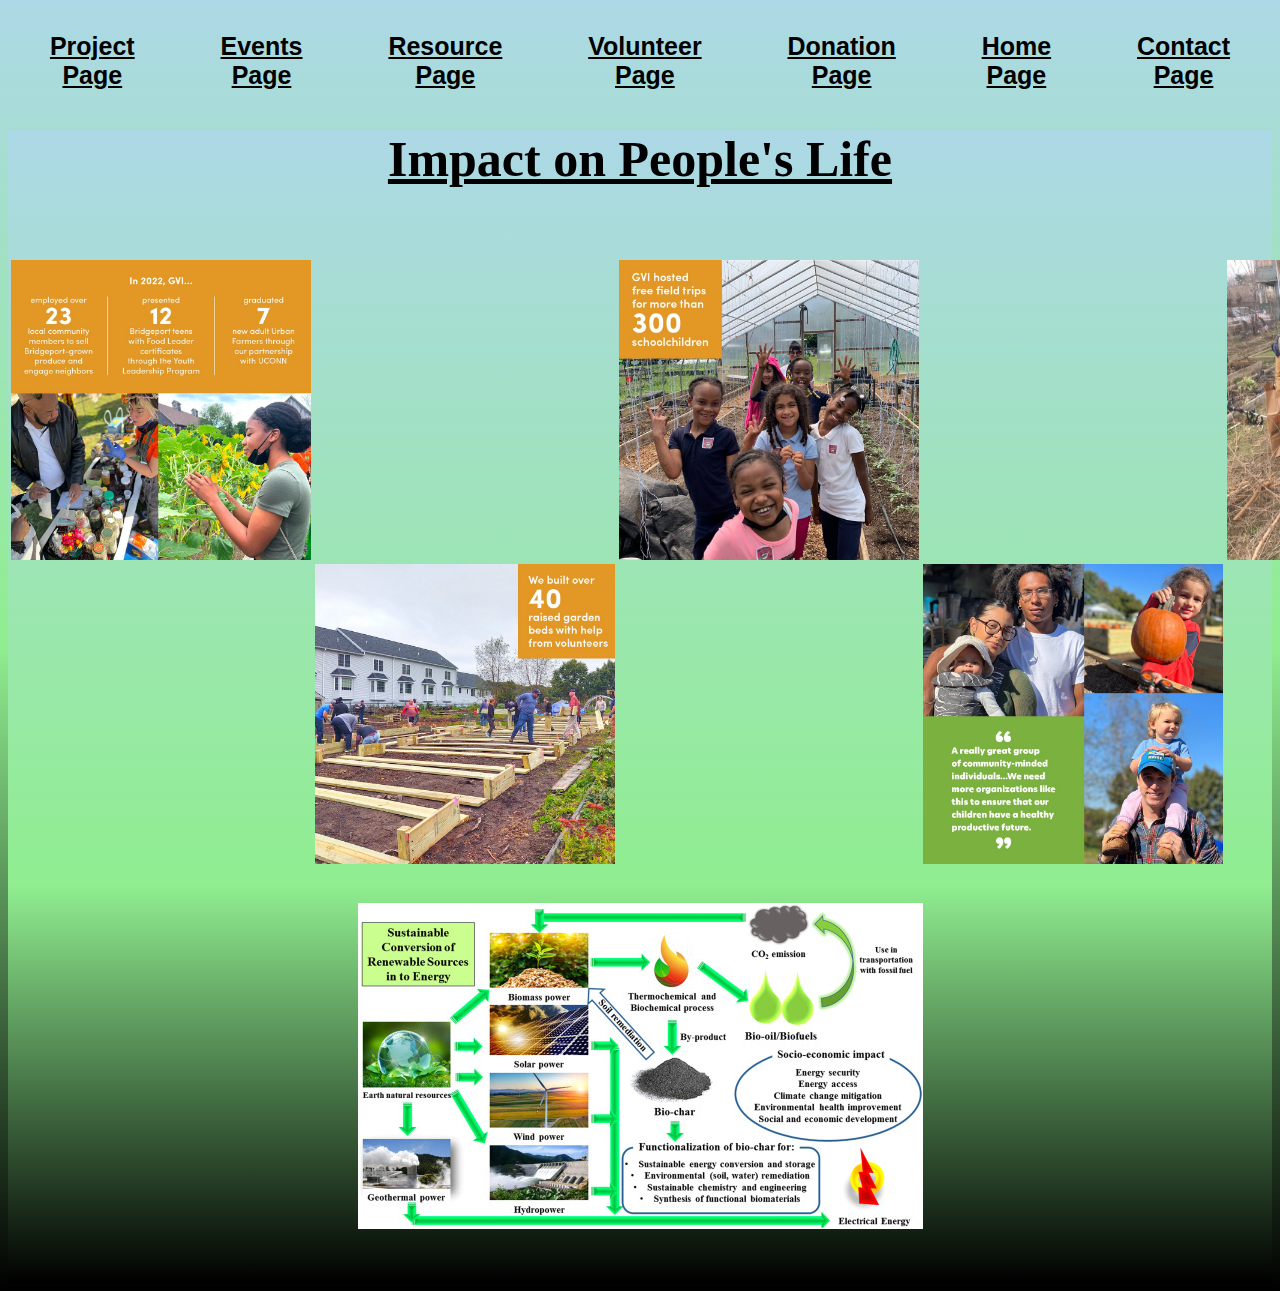
<file: Impact.html>
<html lang="en">
<head>
    <meta charset="UTF-8">
    <link rel="shortcut icon" href="assets/images/GVI_logo_2019.png" type="image/x-icon">
    <meta name="viewport" content="width=device-width, initial-scale=1.0">
    <link rel="stylesheet" href="button.css">
    <title>Impact</title>
</head>
<body style="background-image: linear-gradient(lightblue,lightgreen,black);">
        <br><center>
        <table>
          <tr>
              <td><button><a href="Projects.html">Project Page</a></button></td>
              <td></td>
              <td><button><a href="Events.html">Events Page</a></button></td>
              <td></td>
              <td><button><a href="Resources.html">Resource Page</a></button></td>
              <td></td>
              <td><button><a href="Volunteer.html">Volunteer Page</a></button></td>
              <td></td>
              <td><button><a href="Donation.html">Donation Page</a></button></td>
              <td></td>
              <td><button><a href="index.html">Home Page</a></button></td>
              <td></td>
              <td><button><a href="Contact.html">Contact Page</a></button></td>
          </tr>
        </table>
        </center>

    <section id="II1" class="II1" style="background-image: linear-gradient(lightblue,lightgreen);"><center><u>
    <h1 style="font-size: 50px ;">Impact on People's Life</h1></center>  </u>
    <br><br> 
    <table>
        <tr>
            <td><img src="assets/images/im.jpg" alt="" width="300px" height="300px" ></td>
            <td></td>
            <td><img src="assets/images/im2.jpg" alt="" width="300px" height="300px"></td>
            <td></td>

            <td><img src="assets/images/im5.jpg" alt="" width="300px" height="300px"></td>
        </tr>
        <tr>

            <td></td>
            <td><img src="assets/images/im3.jpg" alt="" width="300px" height="300px"></td>
            <td></td>
            <td><img src="assets/images/im4.jpg" alt="" width="300px" height="300px"></td>
            
        </tr>

    </table>
    <br>
    </section>
    <section id="II2" class="II2" style="background-image: linear-gradient(lightgreen,black);">
    <center>
        <br>
    <img src="assets/images/im6.jpg" alt="">
    </center>
    <br><br><br>
    </section>
    
</body>
</html>
</file>
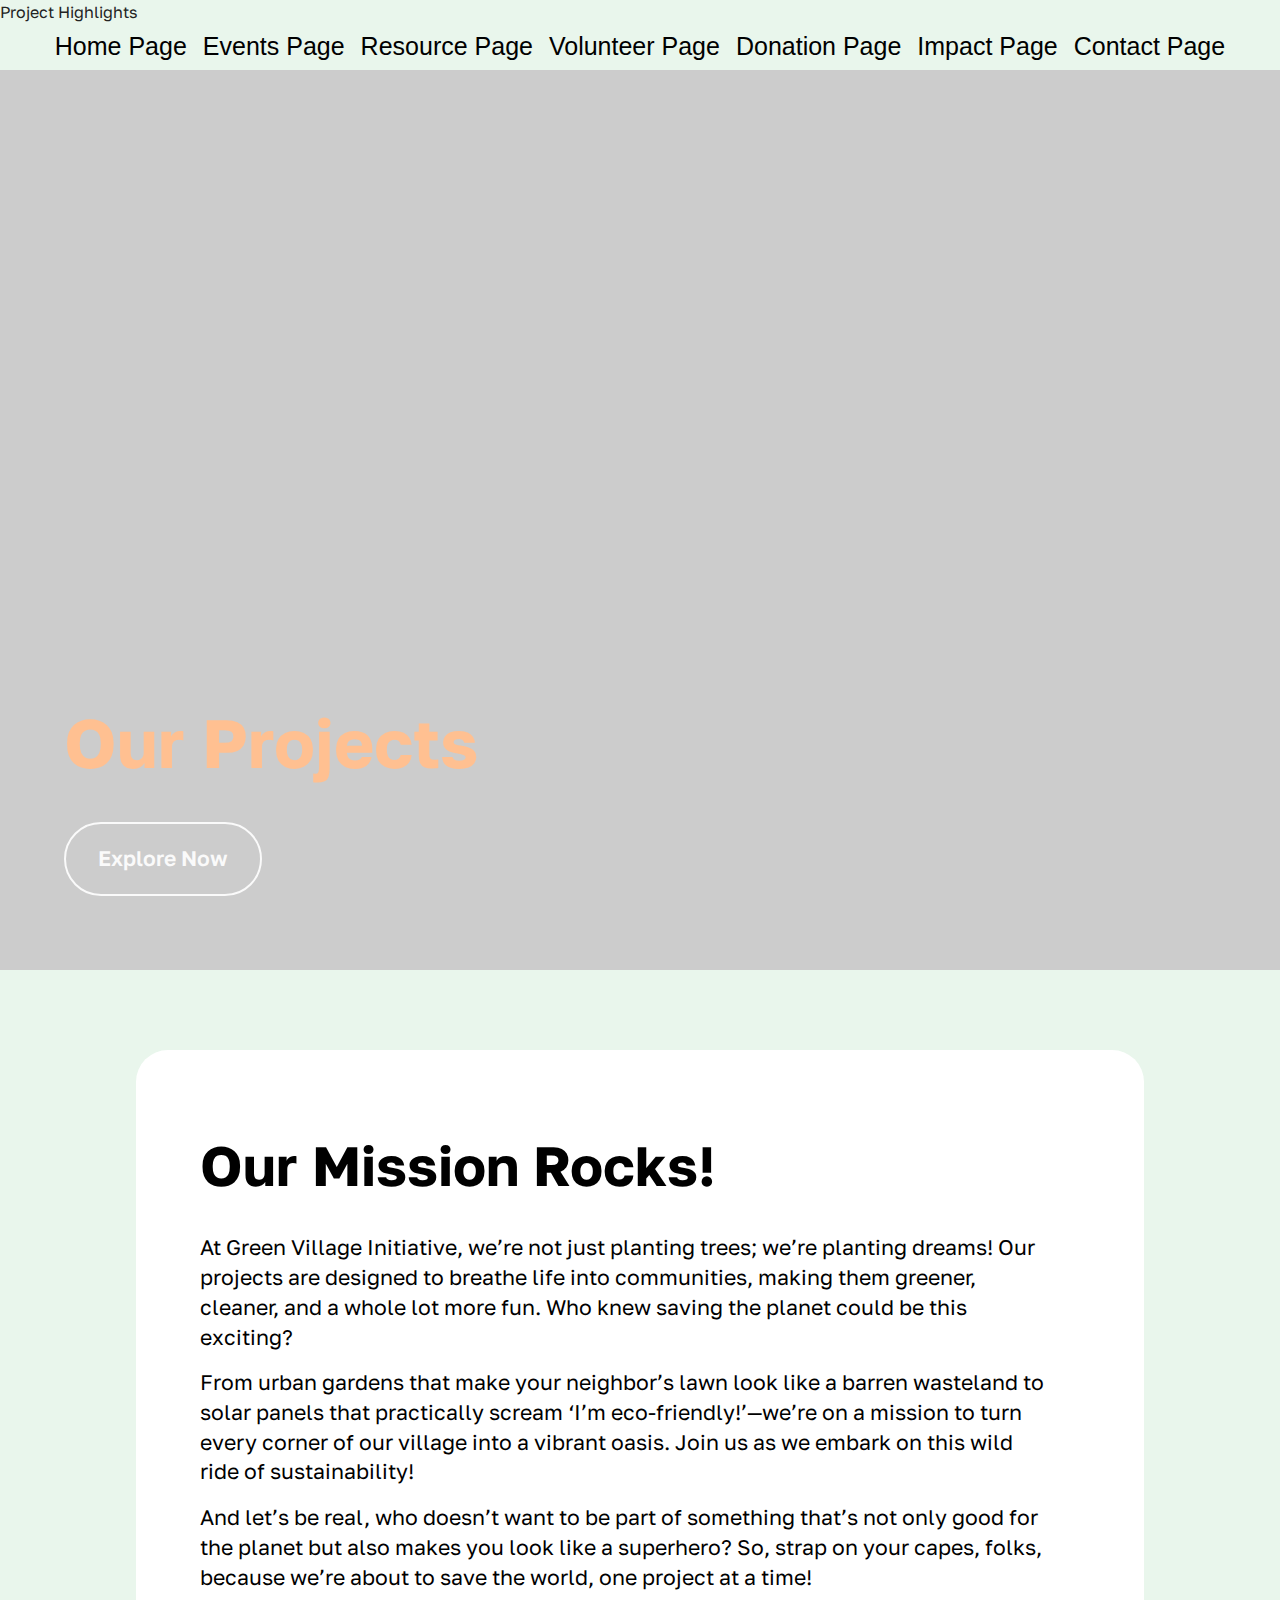
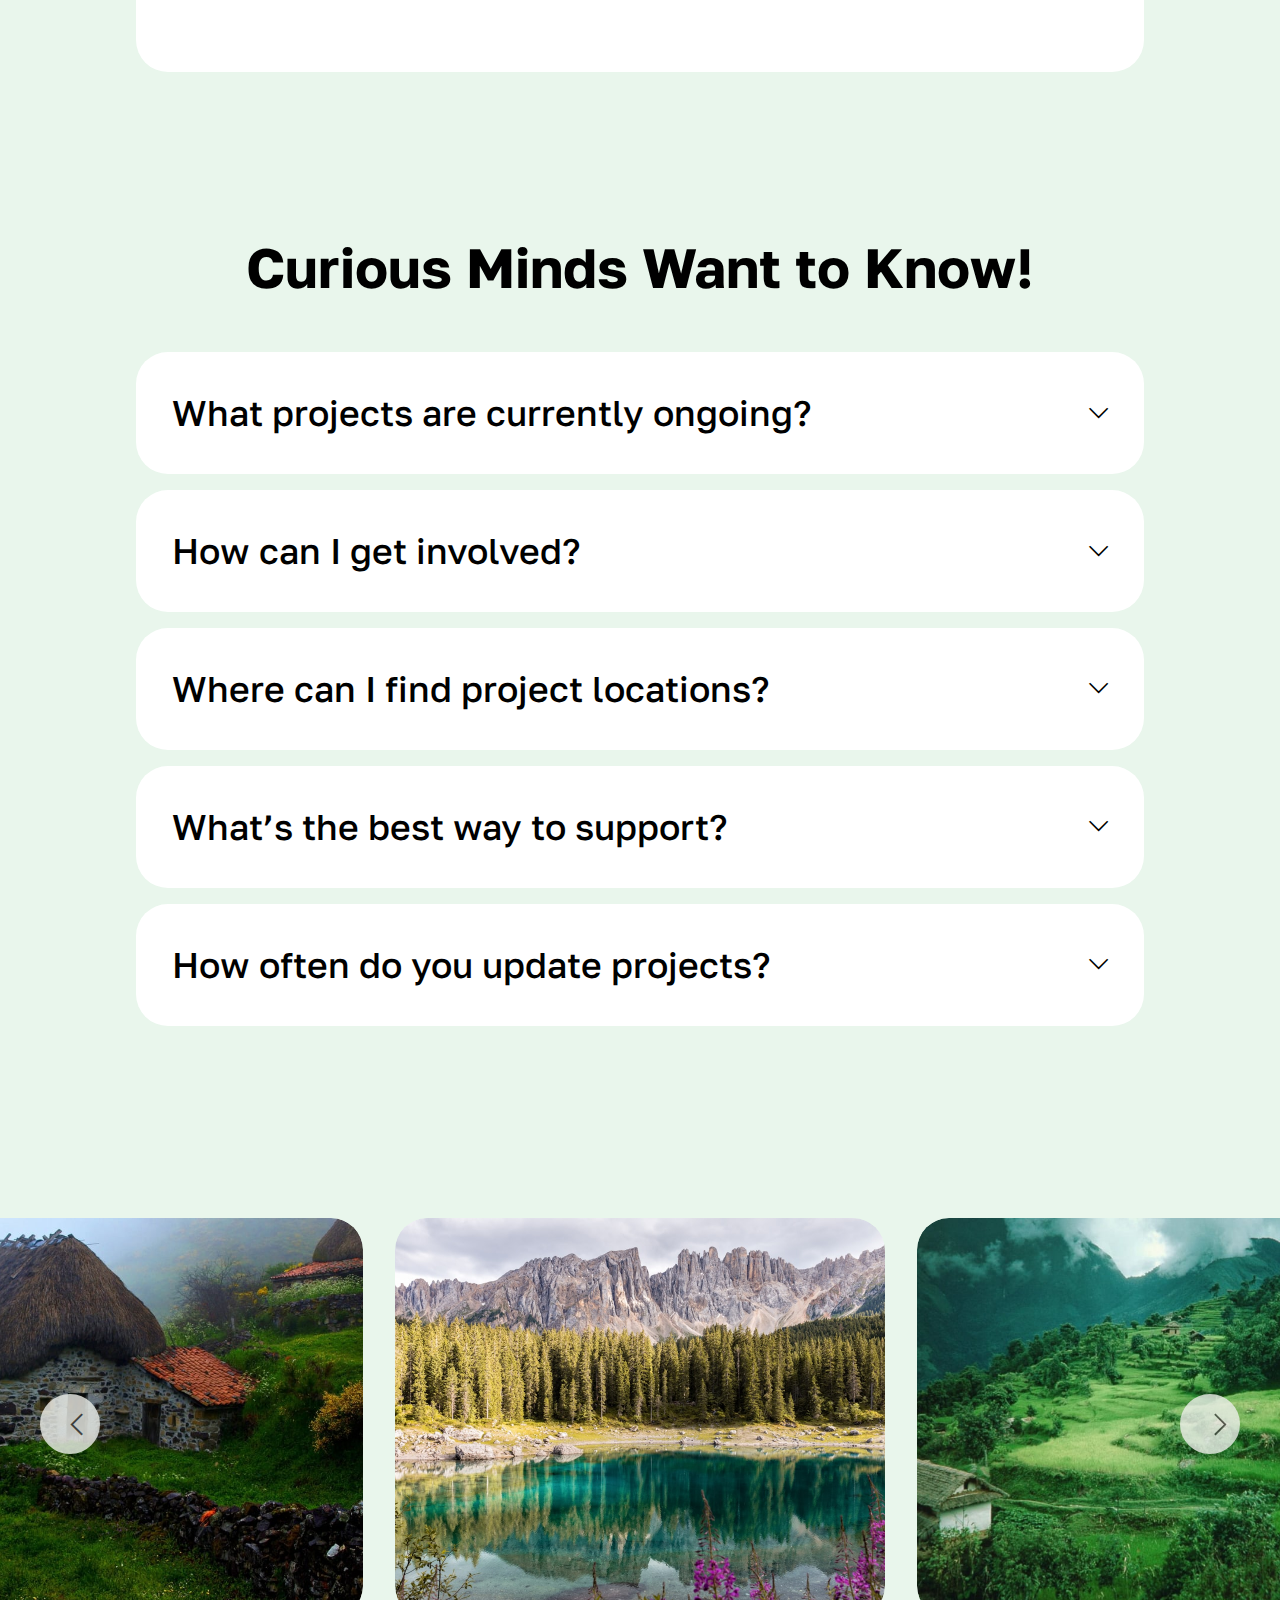
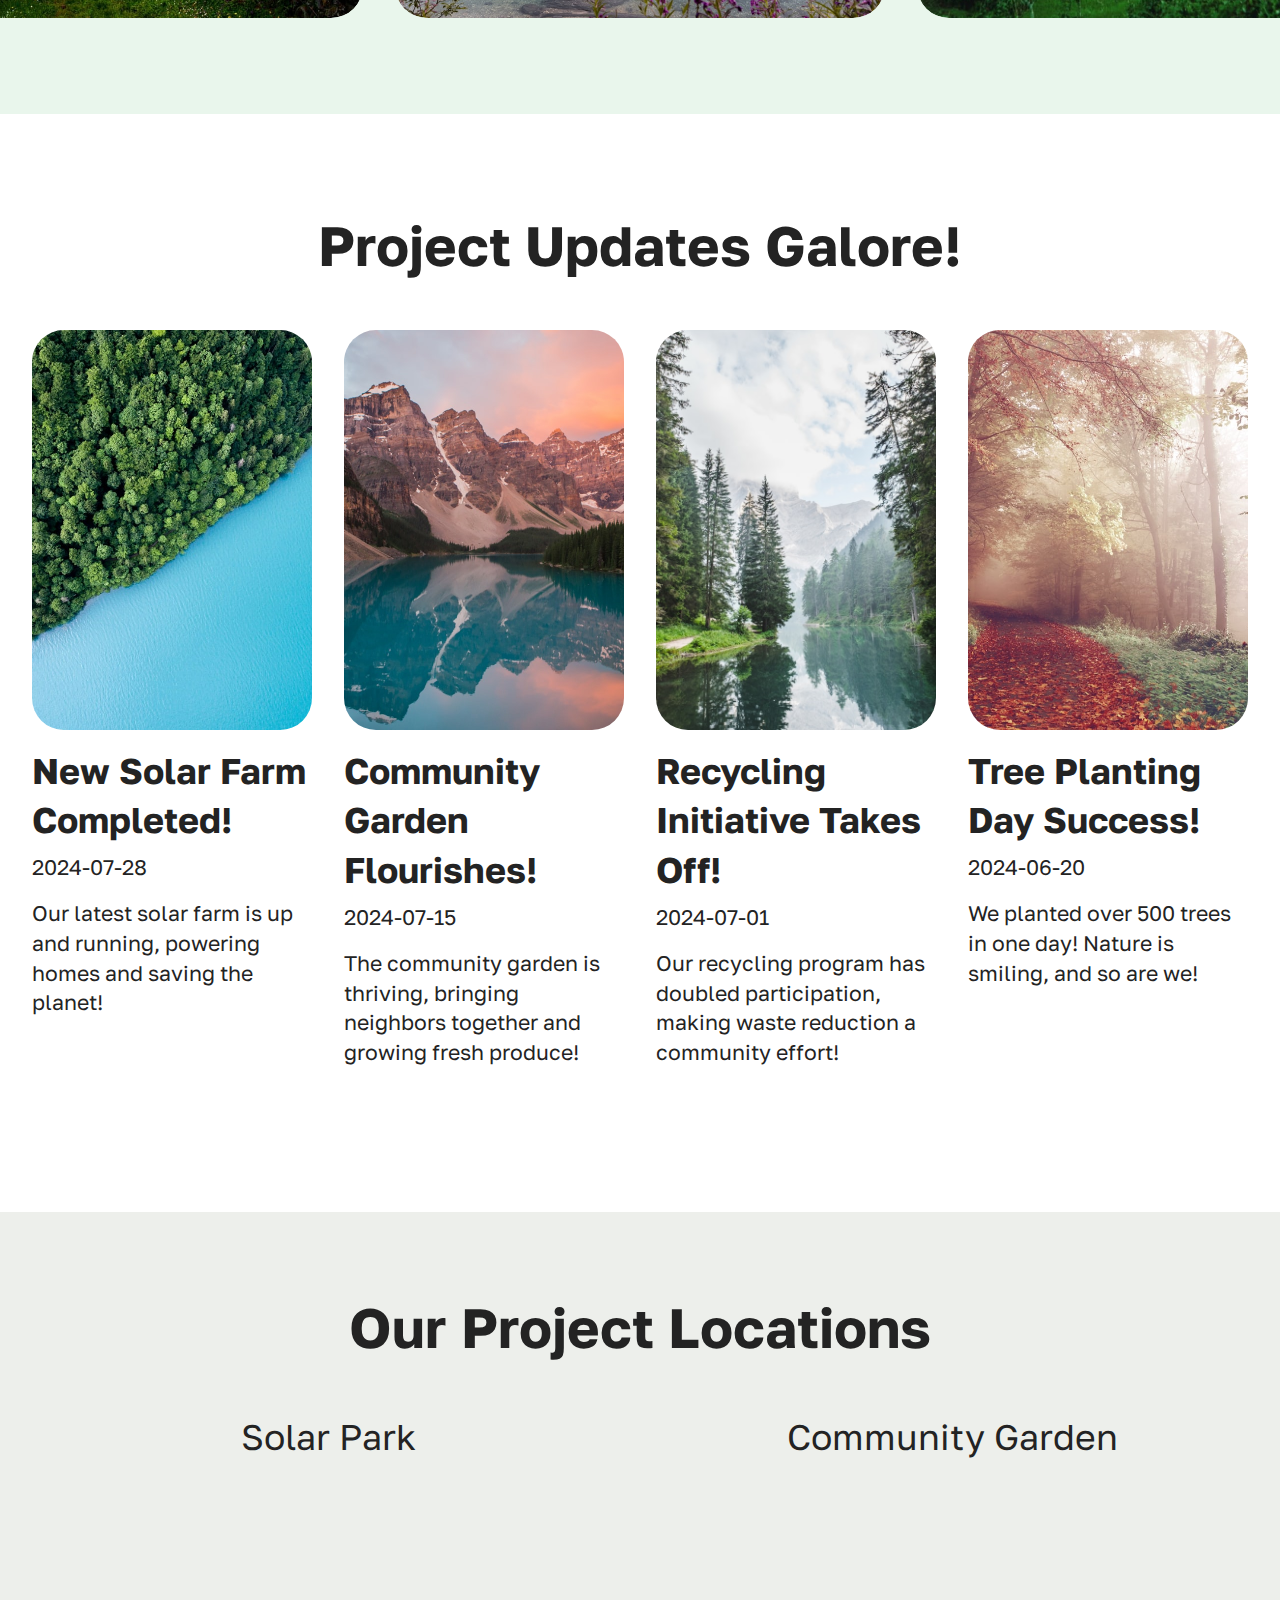
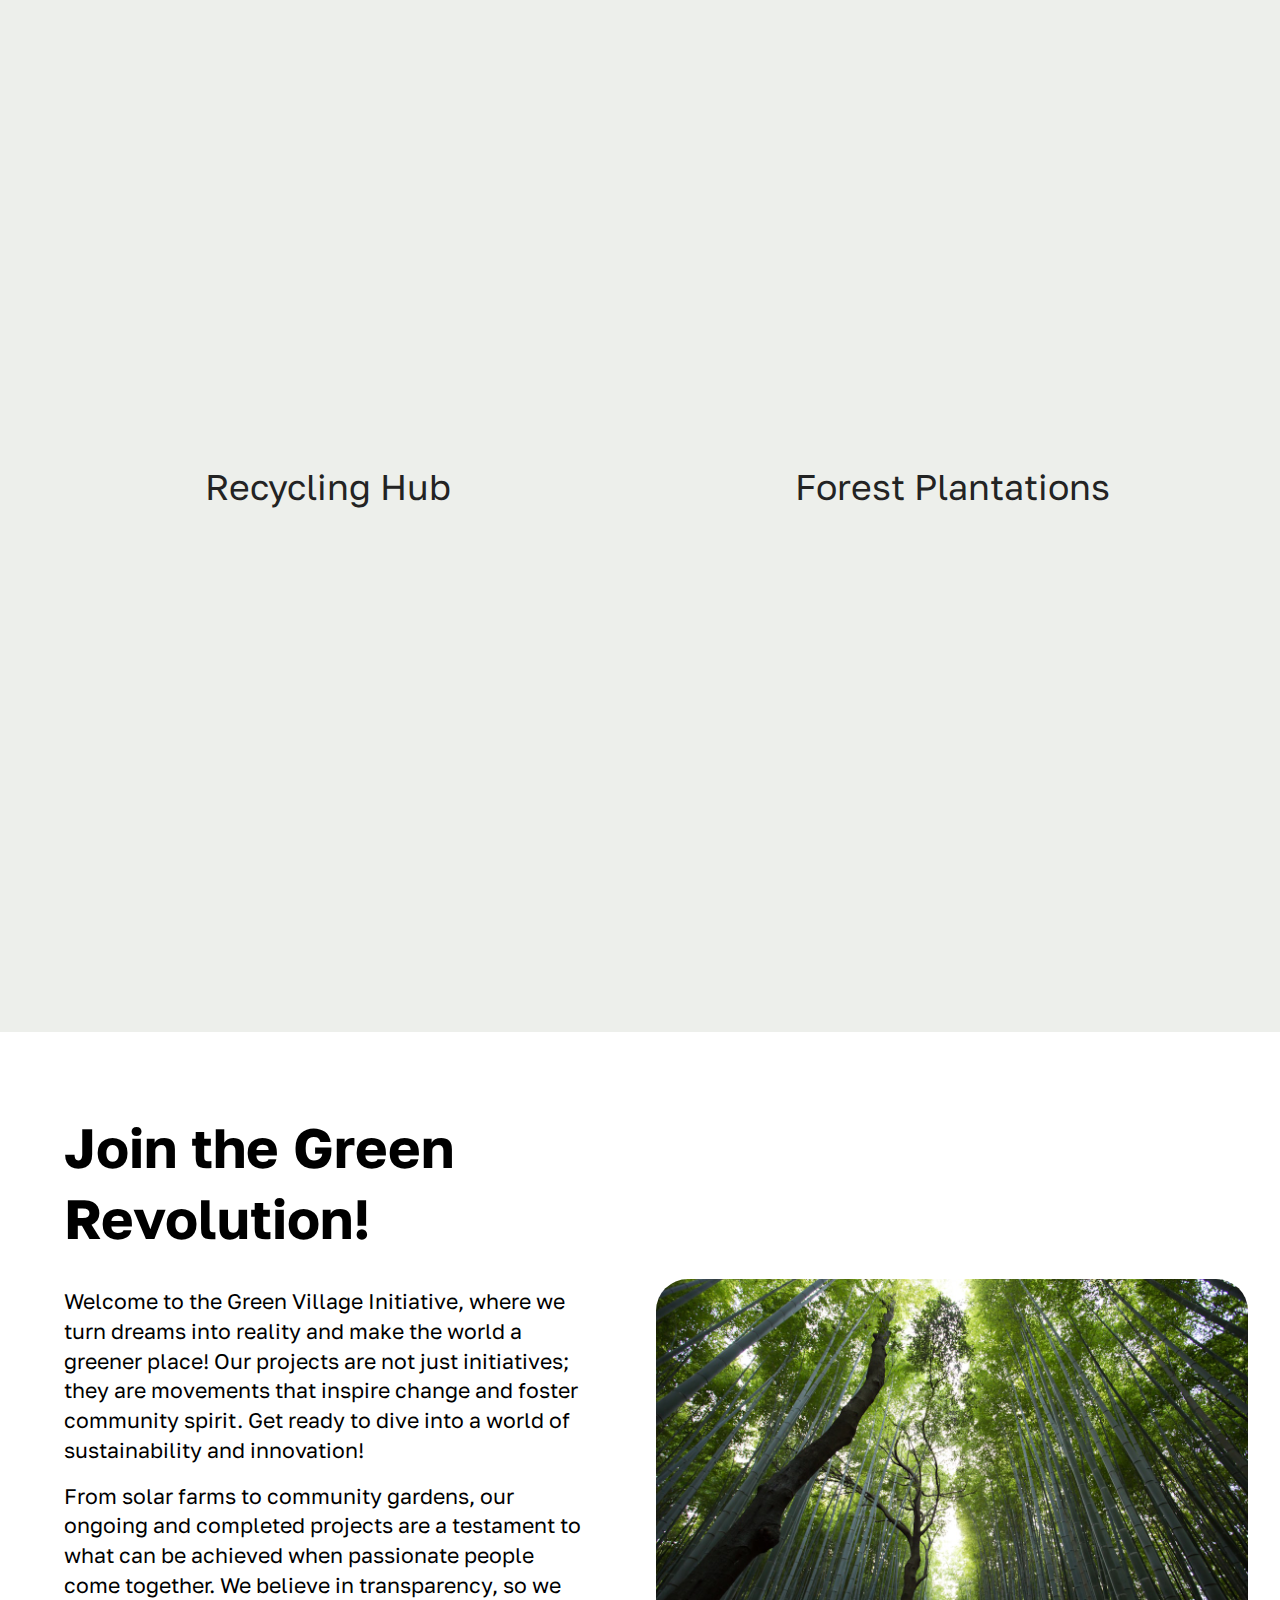
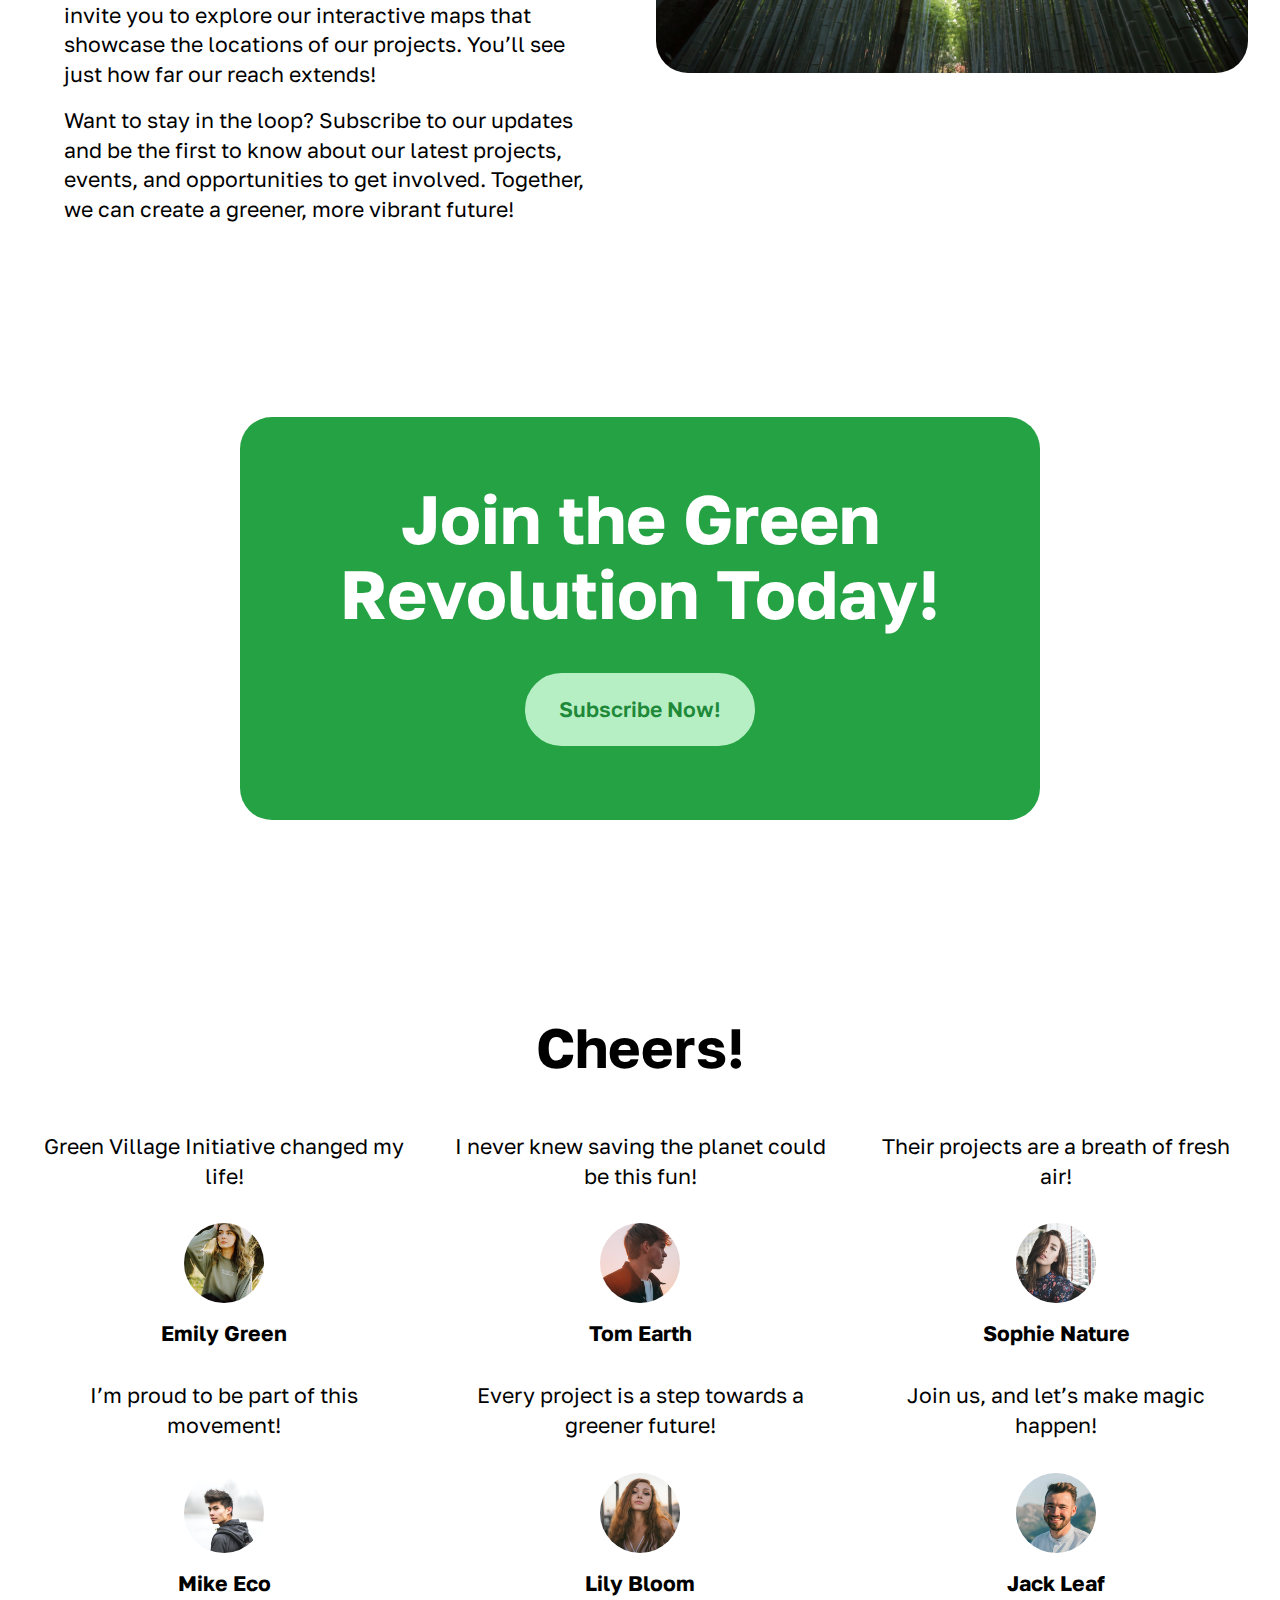
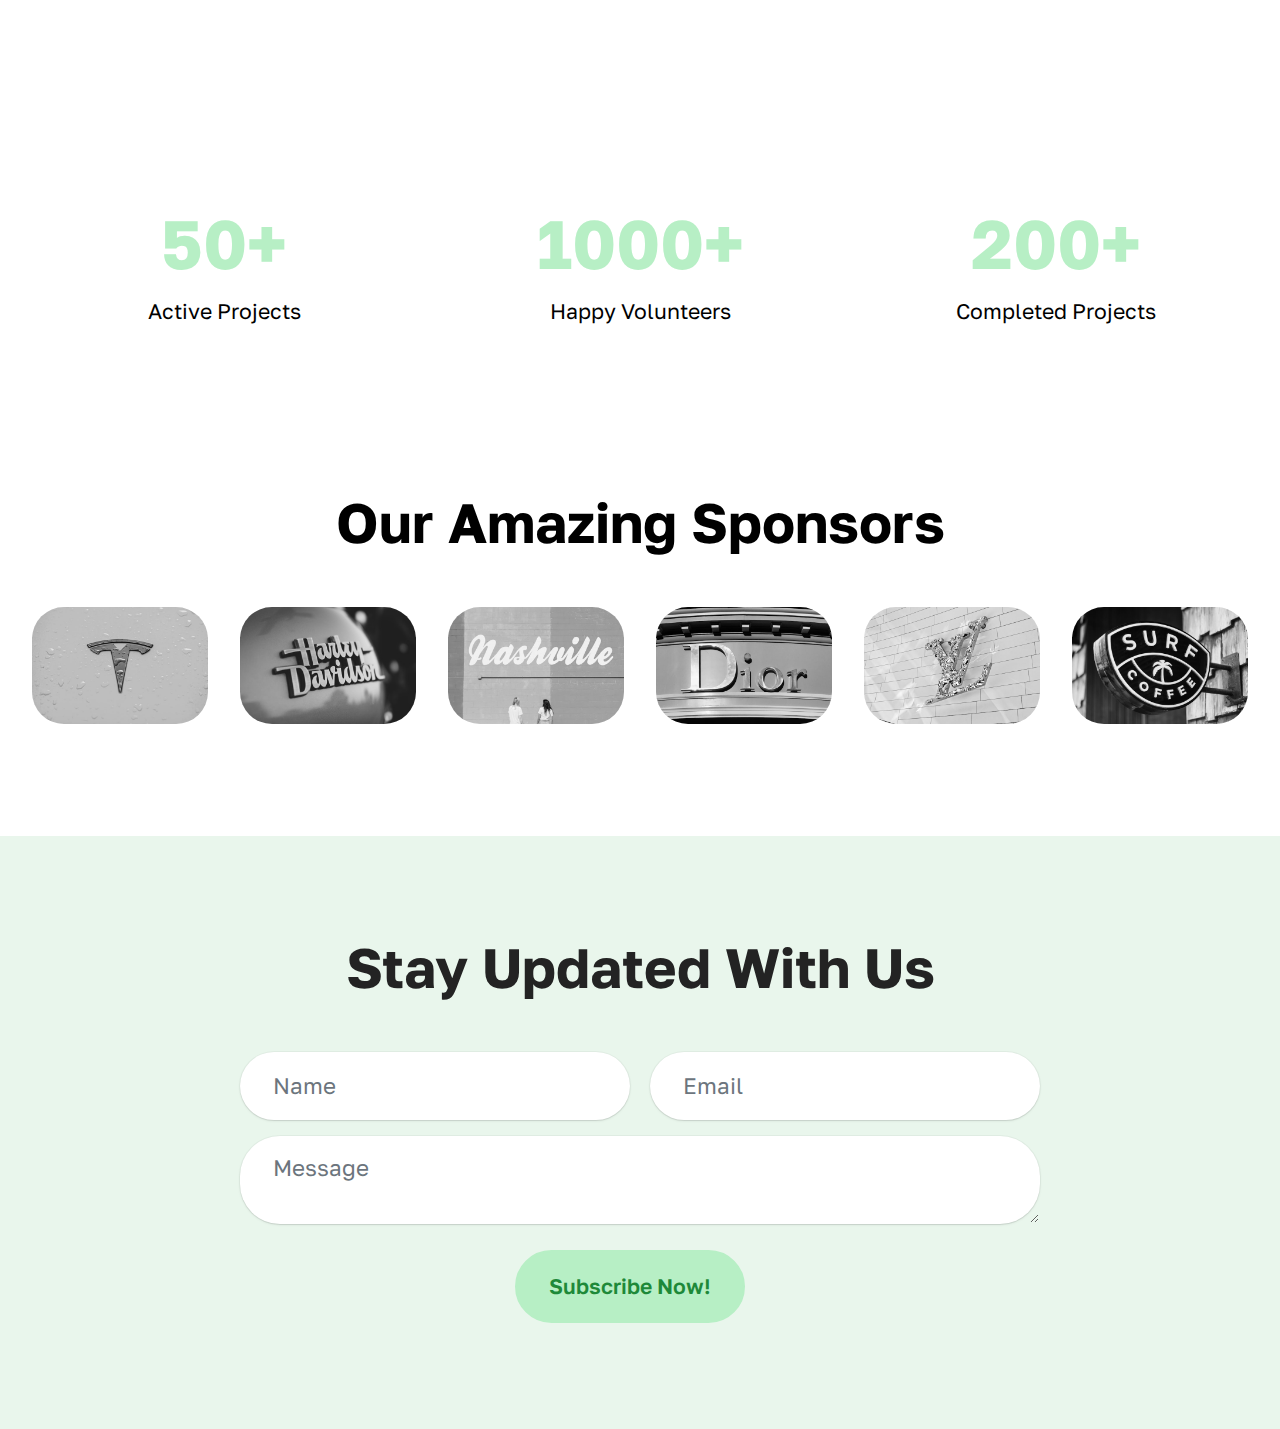
<file: Projects.html>
<!DOCTYPE html>
<html  >
<head>
  <!-- Site made with Mobirise Website Builder v5.9.18, https://mobirise.com -->
  <meta charset="UTF-8">
  <meta http-equiv="X-UA-Compatible" content="IE=edge">
  <meta name="generator" content="Mobirise v5.9.18, mobirise.com">
  <meta name="viewport" content="width=device-width, initial-scale=1, minimum-scale=1">
  <link rel="shortcut icon" href="assets/images/gvi-logo-2019-128x101.png" type="image/x-icon">
  <meta name="description" content="Explore our ongoing and completed projects aimed at promoting sustainability and community engagement. Join us in making a difference!">
  <link rel="stylesheet" href="button.css"
  
  <title>Project Highlights</title>
  <link rel="stylesheet" href="assets/web/assets/mobirise-icons2/mobirise2.css">
  <link rel="stylesheet" href="assets/bootstrap/css/bootstrap.min.css">
  <link rel="stylesheet" href="assets/bootstrap/css/bootstrap-grid.min.css">
  <link rel="stylesheet" href="assets/bootstrap/css/bootstrap-reboot.min.css">
  <link rel="stylesheet" href="assets/parallax/jarallax.css">
  <link rel="stylesheet" href="assets/theme/css/style.css">
  <link rel="preload" href="https://fonts.googleapis.com/css2?family=Golos+Text:wght@400;700&display=swap&display=swap" as="style" onload="this.onload=null;this.rel='stylesheet'">
  <noscript><link rel="stylesheet" href="https://fonts.googleapis.com/css2?family=Golos+Text:wght@400;700&display=swap&display=swap"></noscript>
  <link rel="preload" as="style" href="assets/mobirise/css/mbr-additional.css?v=49Wu2S"><link rel="stylesheet" href="assets/mobirise/css/mbr-additional.css?v=49Wu2S" type="text/css">
  <link rel="stylesheet" href="button.css">
  
  
  
</head>
<body>
  <br><center>
    <table>
      <tr>
          <td><button><a href="index.html">Home Page</a></button></td>
          <td></td>
          <td><button><a href="Events.html">Events Page</a></button></td>
          <td></td>
          <td><button><a href="Resources.html">Resource Page</a></button></td>
          <td></td>
          <td><button><a href="Volunteer.html">Volunteer Page</a></button></td>
          <td></td>
          <td><button><a href="Donation.html">Donation Page</a></button></td>
          <td></td>
          <td><button><a href="Impact.html">Impact Page</a></button></td>
          <td></td>
          <td><button><a href="Contact.html">Contact Page</a></button></td>
      </tr>
    </table>
    </center>
  <section data-bs-version="5.1" class="header18 cid-ujNfRpxh5j mbr-fullscreen" data-bg-video="https://www.youtube.com/watch?v=R_InO9bxuwU" id="hero-15-ujNfRpxh5j">
  

  <div class="mbr-overlay" style="opacity: 0.2; background-color: rgb(0, 0, 0);"></div>
  <div class="container-fluid">
    <div class="row">
      <div class="content-wrap col-12 col-md-12">
        <h1 class="mbr-section-title mbr-fonts-style mbr-white mb-4 display-1">
          <strong>Our Projects</strong></h1>
        
        
        <div class="mbr-section-btn"><a class="btn btn-white-outline display-7" href="index.html#news-1-ujNfRpzSlA">Explore Now</a></div>
      </div>
    </div>
  </div>
</section>

<section data-bs-version="5.1" class="article07 cid-ujNfRpxMlk" id="about-me-7-ujNfRpxMlk">
  

  
  
  <div class="container">
    <div class="row justify-content-center">
      <div class="card col-md-12 col-lg-10">
        <div class="card-wrapper">
          <h3 class="card-title mbr-fonts-style mbr-white mt-3 mb-4 display-2">
            <strong>Our Mission Rocks!</strong>
          </h3>
          <div class="row card-box align-left">
            <div class="item features-without-image col-12">
              <div class="item-wrapper">
                
                <p class="mbr-text mbr-fonts-style display-7">At Green Village Initiative, we’re not just planting trees; we’re planting dreams! Our projects are designed to breathe life into communities, making them greener, cleaner, and a whole lot more fun. Who knew saving the planet could be this exciting?</p>
              </div>
            </div>
            <div class="item features-without-image col-12">
              <div class="item-wrapper">
                
                <p class="mbr-text mbr-fonts-style display-7">From urban gardens that make your neighbor’s lawn look like a barren wasteland to solar panels that practically scream ‘I’m eco-friendly!’—we’re on a mission to turn every corner of our village into a vibrant oasis. Join us as we embark on this wild ride of sustainability!</p>
              </div>
            </div>
            <div class="item features-without-image col-12">
              <div class="item-wrapper">
                
                <p class="mbr-text mbr-fonts-style display-7">And let’s be real, who doesn’t want to be part of something that’s not only good for the planet but also makes you look like a superhero? So, strap on your capes, folks, because we’re about to save the world, one project at a time!</p>
              </div>
            </div>
          </div>
          
        </div>
      </div>
    </div>
  </div>
</section>

<section data-bs-version="5.1" class="list1 cid-ujNfRpyP6t" id="faq-1-ujNfRpyP6t">
    
    
    <div class="container">
        <div class="row justify-content-center">
            <div class="col-12 col-md-12 col-lg-10 m-auto">
                <div class="content">
                    <div class="row justify-content-center mb-5">
                        <div class="col-12 content-head">
                            <div class="mbr-section-head">
                                <h4 class="mbr-section-title mbr-fonts-style align-center mb-0 display-2">
                                    <strong>Curious Minds Want to Know!</strong>
                                </h4>
                                
                            </div>
                        </div>
                    </div>
                    <div id="bootstrap-accordion_2" class="panel-group accordionStyles accordion" role="tablist" aria-multiselectable="true">
                        <div class="card">
                            <div class="card-header" role="tab" id="headingOne">
                                <a role="button" class="panel-title collapsed" data-toggle="collapse" data-bs-toggle="collapse" data-core="" href="#collapse1_2" aria-expanded="false" aria-controls="collapse1">
                                    <h6 class="panel-title-edit mbr-semibold mbr-fonts-style mb-0 display-5">What projects are currently ongoing?</h6>
                                    <span class="sign mbr-iconfont mobi-mbri-arrow-down"></span>
                                </a>
                            </div>
                            <div id="collapse1_2" class="panel-collapse noScroll collapse" role="tabpanel" aria-labelledby="headingOne" data-parent="#accordion" data-bs-parent="#bootstrap-accordion_2">
                                <div class="panel-body">
                                    <p class="mbr-fonts-style panel-text display-7">We have a plethora of projects sprouting up! From community gardens to renewable energy initiatives, we’re busy bees buzzing with activity!</p>
                                </div>
                            </div>
                        </div>
                        <div class="card">
                            <div class="card-header" role="tab" id="headingOne">
                                <a role="button" class="panel-title collapsed" data-toggle="collapse" data-bs-toggle="collapse" data-core="" href="#collapse2_2" aria-expanded="false" aria-controls="collapse2">
                                    <h6 class="panel-title-edit mbr-semibold mbr-fonts-style mb-0 display-5">How can I get involved?</h6>
                                    <span class="sign mbr-iconfont mobi-mbri-arrow-down"></span>
                                </a>
                            </div>
                            <div id="collapse2_2" class="panel-collapse noScroll collapse" role="tabpanel" aria-labelledby="headingOne" data-parent="#accordion" data-bs-parent="#bootstrap-accordion_2">
                                <div class="panel-body">
                                    <p class="mbr-fonts-style panel-text display-7">Oh, you want to join the fun? Sign up for our newsletter and be the first to know about volunteer opportunities and events!</p>
                                </div>
                            </div>
                        </div>
                        <div class="card">
                            <div class="card-header" role="tab" id="headingOne">
                                <a role="button" class="panel-title collapsed" data-toggle="collapse" data-bs-toggle="collapse" data-core="" href="#collapse3_2" aria-expanded="false" aria-controls="collapse3">
                                    <h6 class="panel-title-edit mbr-semibold mbr-fonts-style mb-0 display-5">Where can I find project locations?</h6>
                                    <span class="sign mbr-iconfont mobi-mbri-arrow-down"></span>
                                </a>
                            </div>
                            <div id="collapse3_2" class="panel-collapse noScroll collapse" role="tabpanel" aria-labelledby="headingOne" data-parent="#accordion" data-bs-parent="#bootstrap-accordion_2">
                                <div class="panel-body">
                                    <p class="mbr-fonts-style panel-text display-7">Check out our interactive map! It’s like Google Maps but with more trees and less traffic!</p>
                                </div>
                            </div>
                        </div>
                        <div class="card">
                            <div class="card-header" role="tab" id="headingOne">
                                <a role="button" class="panel-title collapsed" data-toggle="collapse" data-bs-toggle="collapse" data-core="" href="#collapse4_2" aria-expanded="false" aria-controls="collapse4">
                                    <h6 class="panel-title-edit mbr-semibold mbr-fonts-style mb-0 display-5">What’s the best way to support?</h6>
                                    <span class="sign mbr-iconfont mobi-mbri-arrow-down"></span>
                                </a>
                            </div>
                            <div id="collapse4_2" class="panel-collapse noScroll collapse" role="tabpanel" aria-labelledby="headingOne" data-parent="#accordion" data-bs-parent="#bootstrap-accordion_2">
                                <div class="panel-body">
                                    <p class="mbr-fonts-style panel-text display-7">Spread the word! Share our projects on social media and bring your friends along for the green ride!</p>
                                </div>
                            </div>
                        </div>
                        <div class="card">
                            <div class="card-header" role="tab" id="headingOne">
                                <a role="button" class="panel-title collapsed" data-toggle="collapse" data-bs-toggle="collapse" data-core="" href="#collapse5_2" aria-expanded="false" aria-controls="collapse5">
                                    <h6 class="panel-title-edit mbr-semibold mbr-fonts-style mb-0 display-5">How often do you update projects?</h6>
                                    <span class="sign mbr-iconfont mobi-mbri-arrow-down"></span>
                                </a>
                            </div>
                            <div id="collapse5_2" class="panel-collapse noScroll collapse" role="tabpanel" aria-labelledby="headingOne" data-parent="#accordion" data-bs-parent="#bootstrap-accordion_2">
                                <div class="panel-body">
                                    <p class="mbr-fonts-style panel-text display-7">We’re as regular as your morning coffee! Updates come out monthly, so stay tuned!</p>
                                </div>
                            </div>
                        </div>
                        
                    </div>
                </div>
            </div>
        </div>
    </div>
</section>

<section data-bs-version="5.1" class="slider4 mbr-embla cid-ujNfRpygfz" id="gallery-13-ujNfRpygfz">
  
  
  <div class="container-fluid">
    
    <div class="row">
      <div class="col-12">
        <div class="embla position-relative" data-skip-snaps="true" data-align="center" data-contain-scroll="trimSnaps" data-loop="true" data-auto-play="true" data-auto-play-interval="5" data-draggable="true">
          <div class="embla__viewport">
            <div class="embla__container">
              
              
              
              
              <div class="embla__slide slider-image item active" style="margin-left: 1rem; margin-right: 1rem;">
                <div class="slide-content">
                  <div class="item-img">
                    <div class="item-wrapper">
                      <img src="assets/images/photo-1504700610630-ac6aba3536d3.jpeg" alt="Mobirise Website Builder" title="" data-slide-to="0" data-bs-slide-to="0">
                    </div>
                  </div>
                </div>
              </div><div class="embla__slide slider-image item active" style="margin-left: 1rem; margin-right: 1rem;">
                <div class="slide-content">
                  <div class="item-img">
                    <div class="item-wrapper">
                      <img src="assets/images/1-1200x675.jpg" alt="Mobirise Website Builder" title="" data-slide-to="1" data-bs-slide-to="1">
                    </div>
                  </div>
                </div>
              </div><div class="embla__slide slider-image item active" style="margin-left: 1rem; margin-right: 1rem;">
                <div class="slide-content">
                  <div class="item-img">
                    <div class="item-wrapper">
                      <img src="assets/images/2-1200x675.jpg" alt="Mobirise Website Builder" title="" data-slide-to="2" data-bs-slide-to="2">
                    </div>
                  </div>
                </div>
              </div><div class="embla__slide slider-image item active" style="margin-left: 1rem; margin-right: 1rem;">
                <div class="slide-content">
                  <div class="item-img">
                    <div class="item-wrapper">
                      <img src="assets/images/3-1200x675.jpg" alt="Mobirise Website Builder" title="" data-slide-to="3" data-bs-slide-to="3">
                    </div>
                  </div>
                </div>
              </div><div class="embla__slide slider-image item active" style="margin-left: 1rem; margin-right: 1rem;">
                <div class="slide-content">
                  <div class="item-img">
                    <div class="item-wrapper">
                      <img src="assets/images/4-1200x675.jpg" alt="Mobirise Website Builder" title="" data-slide-to="4" data-bs-slide-to="4">
                    </div>
                  </div>
                </div>
              </div><div class="embla__slide slider-image item active" style="margin-left: 1rem; margin-right: 1rem;">
                <div class="slide-content">
                  <div class="item-img">
                    <div class="item-wrapper">
                      <img src="assets/images/5-1200x675.jpg" alt="Mobirise Website Builder" title="" data-slide-to="5" data-bs-slide-to="5">
                    </div>
                  </div>
                </div>
              </div>
            </div>
          </div>
          <button class="embla__button embla__button--prev">
            <span class="mobi-mbri mobi-mbri-arrow-prev" aria-hidden="true"></span>
            <span class="sr-only visually-hidden visually-hidden">Previous</span>
          </button>
          <button class="embla__button embla__button--next">
            <span class="mobi-mbri mobi-mbri-arrow-next" aria-hidden="true"></span>
            <span class="sr-only visually-hidden visually-hidden">Next</span>
          </button>
        </div>
      </div>
    </div>
  </div>
</section>

<section data-bs-version="5.1" class="features03 cid-ujNfRpzSlA" id="news-1-ujNfRpzSlA">
  
  
  <div class="container-fluid">
    <div class="row justify-content-center mb-5">
      <div class="col-12 content-head">
        <div class="mbr-section-head">
          <h4 class="mbr-section-title mbr-fonts-style align-center mb-0 display-2">
            <strong>Project Updates Galore!</strong>
          </h4>
          
        </div>
      </div>
    </div>
    <div class="row">
      <div class="item features-image col-12 col-md-6 col-lg-3 active">
        <div class="item-wrapper">
          <div class="item-img mb-3">
            <img src="assets/images/photo-1497436072909-60f360e1d4b1.jpeg" alt="Mobirise Website Builder" title="">
          </div>
          <div class="item-content align-left">
            <h5 class="item-title mbr-fonts-style mt-0 mb-2 display-5">
              <strong>New Solar Farm Completed!</strong>
            </h5>
            <p class="mbr-text mbr-fonts-style mb-3 display-7">2024-07-28</p>
            <p class="mbr-text mbr-fonts-style mb-3 display-7">Our latest solar farm is up and running, powering homes and saving the planet!</p>
            
          </div>
        </div>
      </div>
      <div class="item features-image col-12 col-md-6 col-lg-3">
        <div class="item-wrapper">
          <div class="item-img mb-3">
            <img src="assets/images/photo-1493246507139-91e8fad9978e.jpeg" alt="Mobirise Website Builder" title="" data-slide-to="1" data-bs-slide-to="1">
          </div>
          <div class="item-content align-left">
            <h5 class="item-title mbr-fonts-style mb-2 mt-0 display-5">
              <strong>Community Garden Flourishes!</strong>
            </h5>
            <p class="mbr-text mbr-fonts-style mb-3 display-7">2024-07-15</p>
            <p class="mbr-text mbr-fonts-style mb-3 display-7">The community garden is thriving, bringing neighbors together and growing fresh produce!</p>
            
          </div>
        </div>
      </div>
      <div class="item features-image col-12 col-md-6 col-lg-3">
        <div class="item-wrapper">
          <div class="item-img mb-3">
            <img src="assets/images/photo-1473448912268-2022ce9509d8.jpeg" alt="Mobirise Website Builder" title="" data-slide-to="2" data-bs-slide-to="2">
          </div>
          <div class="item-content align-left">
            <h5 class="item-title mbr-fonts-style mb-2 mt-0 display-5">
              <strong>Recycling Initiative Takes Off!</strong>
            </h5>
            <p class="mbr-text mbr-fonts-style mb-3 display-7">2024-07-01</p>
            <p class="mbr-text mbr-fonts-style mb-3 display-7">Our recycling program has doubled participation, making waste reduction a community effort!</p>
            
          </div>
        </div>
      </div>
      <div class="item features-image col-12 col-md-6 col-lg-3">
        <div class="item-wrapper">
          <div class="item-img mb-3">
            <img src="assets/images/photo-1445964047600-cdbdb873673d.jpeg" alt="Mobirise Website Builder" title="" data-slide-to="2" data-bs-slide-to="2">
          </div>
          <div class="item-content align-left">
            <h5 class="item-title mbr-fonts-style mb-2 mt-0 display-5">
              <strong>Tree Planting Day Success!</strong>
            </h5>
            <p class="mbr-text mbr-fonts-style mb-3 display-7">2024-06-20</p>
            <p class="mbr-text mbr-fonts-style mb-3 display-7">We planted over 500 trees in one day! Nature is smiling, and so are we!</p>
            
          </div>
        </div>
      </div>
    </div>
  </div>
</section>

<section data-bs-version="5.1" class="contacts2 map1 cid-ujNlgxPoio" id="map02-0">
	

	
	<div class="container">
		<div class="row justify-content-center">
			<div class="col-12 content-head">
				<div class="mbr-section-head mb-5">
					<h3 class="mbr-section-title mbr-fonts-style align-center mb-0 display-2">
						<strong>Our Project Locations</strong>
					</h3>
				</div>
			</div>
		</div>
		<div class="row justify-content-center">
			<div class="map-wrapper col-12 col-md-6">
				<h4 class="mbr-section-subtitle mb-3 align-center mbr-fonts-style display-5">
					Solar Park</h4>
				<div class="google-map"><iframe frameborder="0" style="border:0" src="https://www.google.com/maps/embed?pb=!1m18!1m12!1m3!1d3538.4461329011992!2d71.92781310959808!3d27.517595676192975!2m3!1f0!2f0!3f0!3m2!1i1024!2i768!4f13.1!3m3!1m2!1s0x3938ab6d9bc0c01f%3A0x9d99db4fb6f08825!2sBhadla%20solar%20park!5e0!3m2!1sen!2sin!4v1722142766447!5m2!1sen!2sin" allowfullscreen=""></iframe></div>
			</div>
			<div class="map-wrapper col-12 col-md-6">
				<h4 class="mbr-section-subtitle mb-3 align-center mbr-fonts-style display-5">Community Garden</h4>
				<div class="google-map"><iframe frameborder="0" style="border:0" src="https://www.google.com/maps/embed?pb=!1m18!1m12!1m3!1d1822960.8737924222!2d78.81790500000002!3d26.824985!2m3!1f0!2f0!3f0!3m2!1i1024!2i768!4f13.1!3m3!1m2!1s0x399bfc4f3be236a1%3A0xbe29a52b8c6e2c71!2sRailway%20Colony%20Community%20Garden!5e0!3m2!1sen!2sin!4v1722142827401!5m2!1sen!2sin" allowfullscreen=""></iframe></div>
			</div>
		</div>
	</div>
</section>

<section data-bs-version="5.1" class="contacts2 map1 cid-ujNlhsEWzQ" id="map02-1">
	

	
	<div class="container">
		<div class="row justify-content-center">
			<div class="col-12 content-head">
				
			</div>
		</div>
		<div class="row justify-content-center">
			<div class="map-wrapper col-12 col-md-6">
				<h4 class="mbr-section-subtitle mb-3 align-center mbr-fonts-style display-5">
					Recycling Hub</h4>
				<div class="google-map"><iframe frameborder="0" style="border:0" src="https://www.google.com/maps/embed?pb=!1m18!1m12!1m3!1d58756.374442679415!2d72.47335234832234!3d23.013731619757863!2m3!1f0!2f0!3f0!3m2!1i1024!2i768!4f13.1!3m3!1m2!1s0x395e9b1ba20ec125%3A0xdfe031582cdcf4dd!2sRecycling%20Hub!5e0!3m2!1sen!2sin!4v1722142911132!5m2!1sen!2sin" allowfullscreen=""></iframe></div>
			</div>
			<div class="map-wrapper col-12 col-md-6">
				<h4 class="mbr-section-subtitle mb-3 align-center mbr-fonts-style display-5">Forest Plantations</h4>
				<div class="google-map"><iframe frameborder="0" style="border:0" src="https://www.google.com/maps/embed?pb=!1m18!1m12!1m3!1d217450.66395228036!2d75.593012325!3d31.615593500000013!2m3!1f0!2f0!3f0!3m2!1i1024!2i768!4f13.1!3m3!1m2!1s0x391b03ab261a4c93%3A0x144f803beb5d2d5e!2sWORLDWIDE%20Plantations!5e0!3m2!1sen!2sin!4v1722142988131!5m2!1sen!2sin" allowfullscreen=""></iframe></div>
			</div>
		</div>
	</div>
</section>

<section data-bs-version="5.1" class="article4 cid-ujNfRpBjIX" id="generic-text-4-ujNfRpBjIX">
	

	
	

	<div class="container">
		<div class="row justify-content-center">
			<div class="col-12 col-md-12 col-lg-6 image-wrapper">
				<img class="w-100" src="assets/images/photo-1420745981456-b95fe23f5753.jpeg" alt="Mobirise Website Builder">
			</div>
			<div class="col-12 col-md-12 col-lg">
				<div class="text-wrapper align-left">
					<h1 class="mbr-section-title mbr-fonts-style mb-4 display-2">
						<strong>Join the Green Revolution!</strong>
					</h1>
					<p class="mbr-text mbr-fonts-style mb-3 display-7">Welcome to the Green Village Initiative, where we turn dreams into reality and make the world a greener place! Our projects are not just initiatives; they are movements that inspire change and foster community spirit. Get ready to dive into a world of sustainability and innovation!</p>

					<p class="mbr-text mbr-fonts-style mb-3 display-7">From solar farms to community gardens, our ongoing and completed projects are a testament to what can be achieved when passionate people come together. We believe in transparency, so we invite you to explore our interactive maps that showcase the locations of our projects. You’ll see just how far our reach extends!</p>
					<p class="mbr-text mbr-fonts-style mb-3 display-7">Want to stay in the loop? Subscribe to our updates and be the first to know about our latest projects, events, and opportunities to get involved. Together, we can create a greener, more vibrant future!</p>
					
				</div>
			</div>
		</div>
	</div>
</section>

<section data-bs-version="5.1" class="header14 cid-ujNfRpB24j mbr-parallax-background" id="call-to-action-1-ujNfRpB24j">
	

	
	
	<div class="container">
		<div class="row justify-content-center">
			<div class="card col-12 col-md-12 col-lg-8">
				<div class="card-wrapper">
					<div class="card-box align-center">
						<h1 class="card-title mbr-fonts-style mb-4 display-1">
							<strong>Join the Green Revolution Today!</strong>
						</h1>
						
						<div class="mbr-section-btn mt-4"><a class="btn btn-primary display-7" href="index.html#contact-form-2-ujNfRpDD1S">Subscribe Now!</a></div>
					</div>
				</div>
			</div>
		</div>
	</div>
</section>

<section data-bs-version="5.1" class="people05 cid-ujNfRpCW4o" id="testimonials-5-ujNfRpCW4o">
	

	
	
	<div class="container">
		<div class="row mb-5 justify-content-center">
			<div class="col-12 mb-0 content-head">
				<h3 class="mbr-section-title mbr-fonts-style align-center mb-0 display-2">
					<strong>Cheers!</strong>
				</h3>
				
			</div>
		</div>
		<div class="row">
			<div class="item features-without-image col-12 col-md-6 col-lg-4 active">
				<div class="item-wrapper">
					<div class="card-box align-left">
						<p class="card-text mbr-fonts-style display-7">Green Village Initiative changed my life!</p>
						<div class="img-wrapper mt-4 mb-3">
							<img src="assets/images/photo-1606081430924-b6480765d470.jpeg" alt="" data-slide-to="0" data-bs-slide-to="0">
						</div>
						<h5 class="card-title mbr-fonts-style display-7">
							<strong>Emily Green</strong>
						</h5>
					</div>
				</div>
			</div>
			<div class="item features-without-image col-12 col-md-6 col-lg-4">
				<div class="item-wrapper">
					<div class="card-box align-left">
						<p class="card-text mbr-fonts-style display-7">I never knew saving the planet could be this fun!</p>
						<div class="img-wrapper mt-4 mb-3">
							<img src="assets/images/photo-1596646285603-e5f9bbfa524a.jpeg" data-slide-to="1" data-bs-slide-to="1" alt="">
						</div>
						<h5 class="card-title mbr-fonts-style display-7">
							<strong>Tom Earth</strong>
						</h5>
					</div>
				</div>
			</div>
			<div class="item features-without-image col-12 col-md-6 col-lg-4">
				<div class="item-wrapper">
					<div class="card-box align-left">
						<p class="card-text mbr-fonts-style display-7">Their projects are a breath of fresh air!</p>
						<div class="img-wrapper mt-4 mb-3">
							<img src="assets/images/photo-1546919057-eae69a7a3c35.jpeg" data-slide-to="2" data-bs-slide-to="2" alt="">
						</div>
						<h5 class="card-title mbr-fonts-style display-7">
							<strong>Sophie Nature</strong>
						</h5>
					</div>
				</div>
			</div>
			<div class="item features-without-image col-12 col-md-6 col-lg-4">
				<div class="item-wrapper">
					<div class="card-box align-left">
						<p class="card-text mbr-fonts-style display-7">I’m proud to be part of this movement!</p>
						<div class="img-wrapper mt-4 mb-3">
							<img src="assets/images/photo-1509988892867-8bf3ee9e3afa.jpeg" data-slide-to="4" data-bs-slide-to="4" alt="">
						</div>
						<h5 class="card-title mbr-fonts-style display-7">
							<strong>Mike Eco</strong>
						</h5>
					</div>
				</div>
			</div>
			<div class="item features-without-image col-12 col-md-6 col-lg-4">
				<div class="item-wrapper">
					<div class="card-box align-left">
						<p class="card-text mbr-fonts-style display-7">Every project is a step towards a greener future!</p>
						<div class="img-wrapper mt-4 mb-3">
							<img src="assets/images/photo-1536763225213-b5592b525630.jpeg" data-slide-to="6" data-bs-slide-to="6" alt="">
						</div>
						<h5 class="card-title mbr-fonts-style display-7">
							<strong>Lily Bloom</strong>
						</h5>
					</div>
				</div>
			</div>
			<div class="item features-without-image col-12 col-md-6 col-lg-4">
				<div class="item-wrapper">
					<div class="card-box align-left">
						<p class="card-text mbr-fonts-style display-7">Join us, and let’s make magic happen!</p>
						<div class="img-wrapper mt-4 mb-3">
							<img src="assets/images/photo-1591084728795-1149f32d9866.jpeg" data-slide-to="7" data-bs-slide-to="7" alt="">
						</div>
						<h5 class="card-title mbr-fonts-style display-7">
							<strong>Jack Leaf</strong>
						</h5>
					</div>
				</div>
			</div>
		</div>
	</div>
</section>

<section data-bs-version="5.1" class="features10 cid-ujNfRpD7Ul" id="metrics-2-ujNfRpD7Ul">
  

  
  
  <div class="container">
    
    <div class="row justify-content-center">
      <div class="item features-without-image col-12 col-md-6 col-lg-4">
        <div class="item-wrapper">
          <div class="card-box align-left">
            
            <p class="card-title mbr-fonts-style mb-3 display-1">
              <strong>50+</strong>
            </p>
            <p class="card-text mbr-fonts-style mb-3 display-7">Active Projects</p>
            
          </div>
        </div>
      </div>
      <div class="item features-without-image col-12 col-md-6 col-lg-4">
        <div class="item-wrapper">
          <div class="card-box align-left">
            
            <p class="card-title mbr-fonts-style mb-3 display-1">
              <strong>1000+</strong>
            </p>
            <p class="card-text mbr-fonts-style mb-3 display-7">Happy Volunteers</p>
            
          </div>
        </div>
      </div>
      <div class="item features-without-image col-12 col-md-6 col-lg-4">
        <div class="item-wrapper">
          <div class="card-box align-left">
            
            <p class="card-title mbr-fonts-style mb-3 display-1">
              <strong>200+</strong>
            </p>
            <p class="card-text mbr-fonts-style mb-3 display-7">Completed Projects</p>
            
          </div>
        </div>
      </div>
    </div>
  </div>
</section>

<section data-bs-version="5.1" class="clients04 cid-ujNfRpDqEX" id="sponsors-1-ujNfRpDqEX">
    
    
    <div class="container-fluid">
        <div class="row justify-content-center mb-5">
            <div class="col-12 content-head">
                <div class="mbr-section-head">
                    <h4 class="mbr-section-title mbr-fonts-style align-center mb-0 display-2">
                        <strong>Our Amazing Sponsors</strong>
                    </h4>
                    
                </div>
            </div>
        </div>
        <div class="row">
            <div class="item features-image col-12 col-md-6 col-sm-6 col-lg-2 active">
                <div class="item-wrapper">
                    <div class="">
                        <img src="assets/images/photo-1651044450619-5ce74d316987.jpeg" alt="Mobirise Website Builder" title="" data-slide-to="1" data-bs-slide-to="1">
                    </div>
                    
                </div>
            </div>
            <div class="item features-image col-12 col-md-6 col-sm-6 col-lg-2">
                <div class="item-wrapper">
                    <div class="">
                        <img src="assets/images/photo-1606136968306-ab2868cc1f21.jpeg" alt="Mobirise Website Builder" title="" data-slide-to="2" data-bs-slide-to="2">
                    </div>
                    
                </div>
            </div>
            <div class="item features-image col-12 col-md-6 col-sm-6 col-lg-2">
                <div class="item-wrapper">
                    <div class="">
                        <img src="assets/images/photo-1502828331539-51c709e80300.jpeg" alt="Mobirise Website Builder" title="" data-slide-to="3" data-bs-slide-to="3">
                    </div>
                    
                </div>
            </div>
            <div class="item features-image col-12 col-md-6 col-sm-6 col-lg-2">
                <div class="item-wrapper">
                    <div class="">
                        <img src="assets/images/photo-1646825461394-ebd1800141d1.jpeg" alt="Mobirise Website Builder" title="" data-slide-to="4" data-bs-slide-to="4">
                    </div>
                    
                </div>
            </div>
            <div class="item features-image col-12 col-md-6 col-sm-6 col-lg-2">
                <div class="item-wrapper">
                    <div class="">
                        <img src="assets/images/photo-1596622723231-b20320c7346b.jpeg" alt="Mobirise Website Builder" title="" data-slide-to="5" data-bs-slide-to="5">
                    </div>
                    
                </div>
            </div>
            <div class="item features-image col-12 col-md-6 col-sm-6 col-lg-2">
                <div class="item-wrapper">
                    <div class="">
                        <img src="assets/images/photo-1554463529-e27854014799.jpeg" alt="Mobirise Website Builder" title="" data-slide-to="6" data-bs-slide-to="6">
                    </div>
                    
                </div>
            </div>
        </div>
    </div>
</section>

<section data-bs-version="5.1" class="form5 cid-ujNfRpDD1S" id="contact-form-2-ujNfRpDD1S">
    
    
    <div class="container">
        <div class="row justify-content-center">
            <div class="col-12 content-head">
                <div class="mbr-section-head mb-5">
                    <h3 class="mbr-section-title mbr-fonts-style align-center mb-0 display-2">
                        <strong>Stay Updated With Us</strong>
                    </h3>
                    
                </div>
            </div>
        </div>
        <div class="row justify-content-center">
            <div class="col-lg-8 mx-auto mbr-form" data-form-type="formoid">
                <form action="https://mobirise.eu/" method="POST" class="mbr-form form-with-styler" data-form-title="Form Name"><input type="hidden" name="email" data-form-email="true" value="K1iG2ALtYq3hH8IOiQgiarEbW8Tbl1+rZjZSyoYkcihzqjp6kW+4fAHqhCDd74/U5sgVRdiU63v3QHau9lL5qFyqiNNEw2MqEh5rZVMKjhkov98Hxtl9+EgOZ8NR+/Vf">
                    <div class="row">
                        <div hidden="hidden" data-form-alert="" class="alert alert-success col-12">Thanks for filling out the form!</div>
                        <div hidden="hidden" data-form-alert-danger="" class="alert alert-danger col-12">
                            Oops...! some problem!
                        </div>
                    </div>
                    <div class="dragArea row">
                        <div class="col-md col-sm-12 form-group mb-3" data-for="name">
                            <input type="text" name="name" placeholder="Name" data-form-field="name" class="form-control" value="" id="name-contact-form-2-ujNfRpDD1S">
                        </div>
                        <div class="col-md col-sm-12 form-group mb-3" data-for="email">
                            <input type="email" name="email" placeholder="Email" data-form-field="email" class="form-control" value="" id="email-contact-form-2-ujNfRpDD1S">
                        </div>
                        <div class="col-12 form-group mb-3" data-for="textarea">
                            <textarea name="textarea" placeholder="Message" data-form-field="textarea" class="form-control" id="textarea-contact-form-2-ujNfRpDD1S"></textarea>
                        </div>
                        <div class="col-lg-12 col-md-12 col-sm-12 align-center mbr-section-btn"><button type="submit" class="btn btn-primary display-7">Subscribe Now!</button></div>
                    </div>
                </form>
            </div>
        </div>
    </div>
</section>
<script src="assets/bootstrap/js/bootstrap.bundle.min.js"></script>  <script src="assets/parallax/jarallax.js"></script>  <script src="assets/smoothscroll/smooth-scroll.js"></script>  <script src="assets/ytplayer/index.js"></script>  <script src="assets/vimeoplayer/player.js"></script>  <script src="assets/mbr-switch-arrow/mbr-switch-arrow.js"></script>  <script src="assets/embla/embla.min.js"></script>  <script src="assets/embla/script.js"></script>  <script src="assets/theme/js/script.js"></script>  <script src="assets/formoid/formoid.min.js"></script>  
  
  
</body>
</html>
</file>
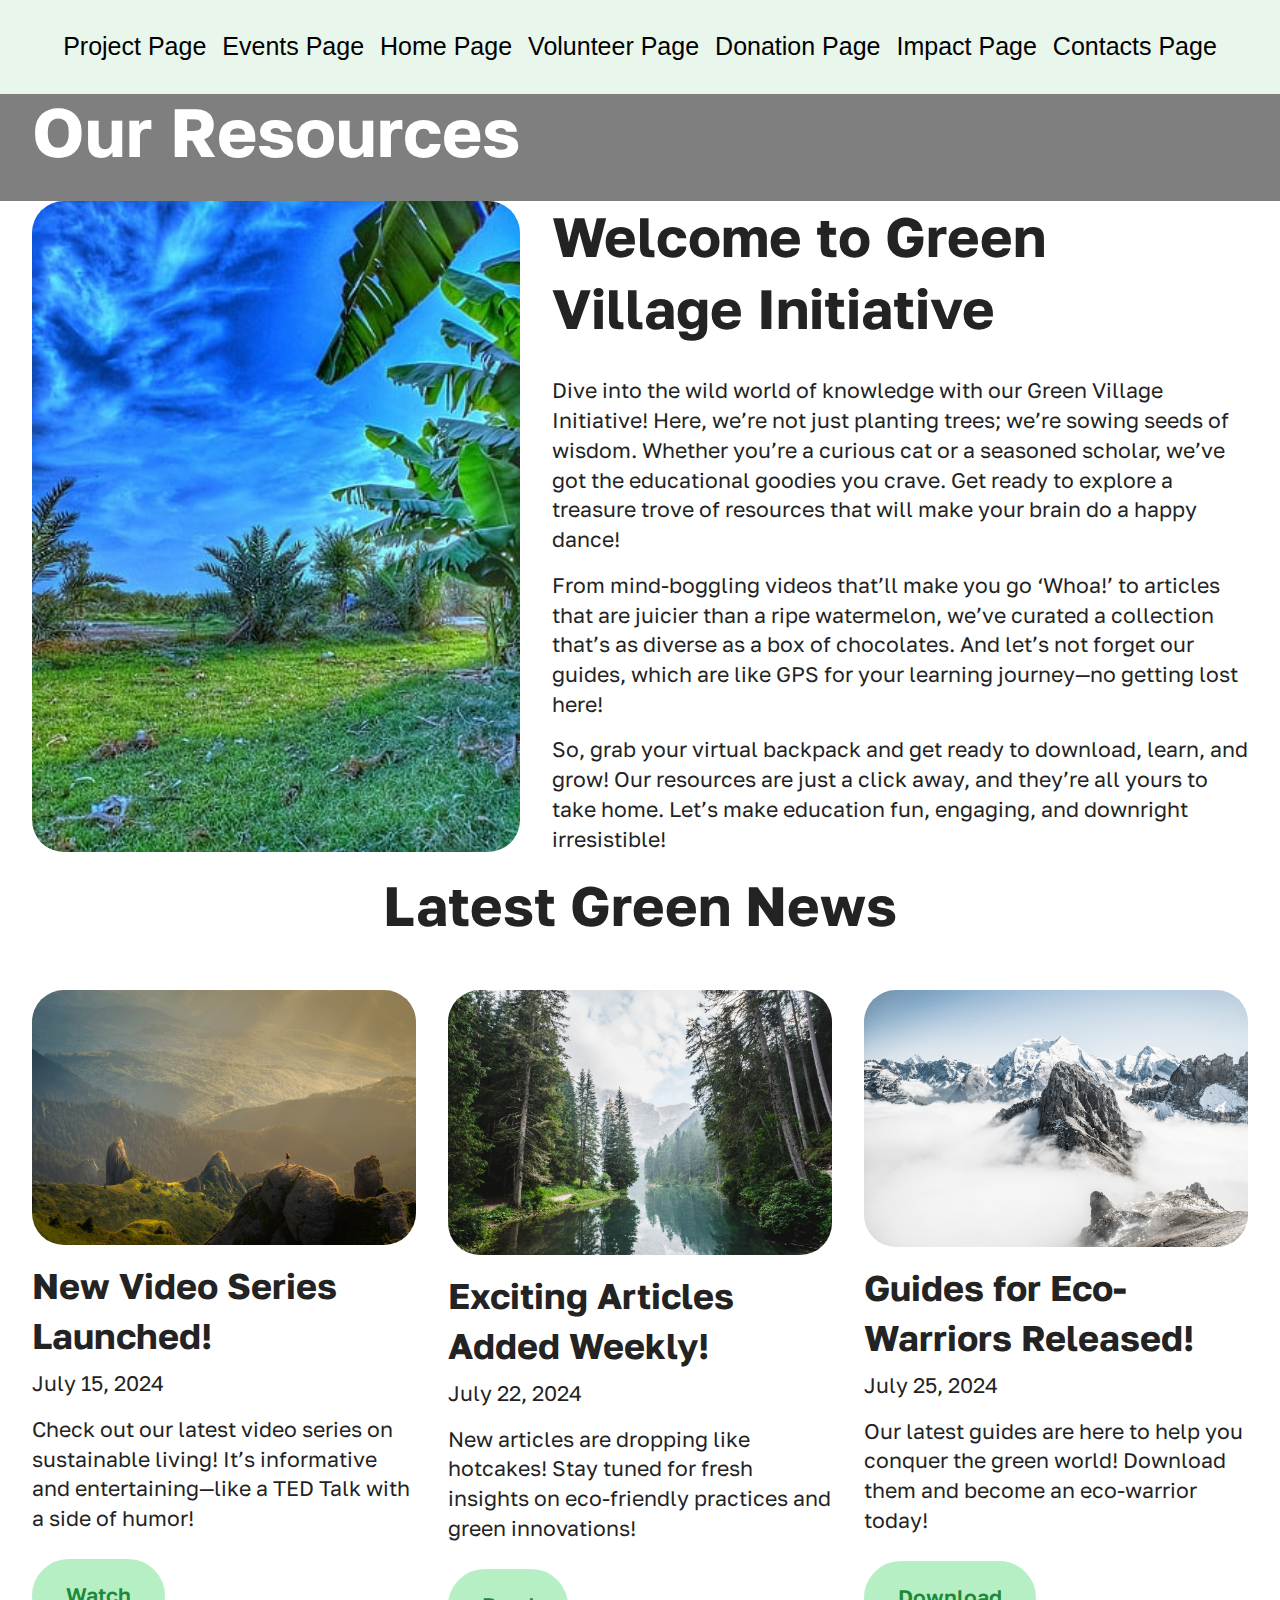
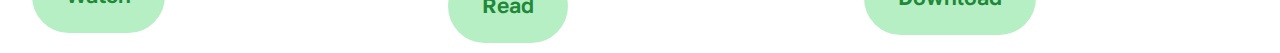
<file: Resources.html>
<!DOCTYPE html>
<html  >
<head>
  <!-- Site made with Mobirise Website Builder v5.9.18, https://mobirise.com -->
  <meta charset="UTF-8">
  <meta http-equiv="X-UA-Compatible" content="IE=edge">
  <meta name="generator" content="Mobirise v5.9.18, mobirise.com">
  <meta name="viewport" content="width=device-width, initial-scale=1, minimum-scale=1">
  <link rel="shortcut icon" href="assets/images/gvi-logo-2019-128x101.png" type="image/x-icon">
  <meta name="description" content="Discover a wealth of educational materials including videos, articles, and guides to empower sustainable living. Download resources easily and enhance your knowledge.">
  
  
  <title>Educational Resources</title>
  <link rel="stylesheet" href="assets/bootstrap/css/bootstrap.min.css">
  <link rel="stylesheet" href="assets/bootstrap/css/bootstrap-grid.min.css">
  <link rel="stylesheet" href="assets/bootstrap/css/bootstrap-reboot.min.css">
  <link rel="stylesheet" href="assets/theme/css/style.css">
  <link rel="preload" href="https://fonts.googleapis.com/css2?family=Golos+Text:wght@400;700&display=swap&display=swap" as="style" onload="this.onload=null;this.rel='stylesheet'">
  <noscript><link rel="stylesheet" href="https://fonts.googleapis.com/css2?family=Golos+Text:wght@400;700&display=swap&display=swap"></noscript>
  <link rel="preload" as="style" href="assets/mobirise/css/mbr-additional.css?v=nbbZIb"><link rel="stylesheet" href="assets/mobirise/css/mbr-additional.css?v=nbbZIb" type="text/css">
  <link rel="stylesheet" href="button.css">
  
  
  
</head>
<body>
  
  <br><center>
    <table>
      <tr>
          <td><button><a href="Projects.html">Project Page</a></button></td>
          <td></td>
          <td><button><a href="Events.html">Events Page</a></button></td>
          <td></td>
          <td><button><a href="index.html">Home Page</a></button></td>
          <td></td>
          <td><button><a href="Volunteer.html">Volunteer Page</a></button></td>
          <td></td>
          <td><button><a href="Donation.html">Donation Page</a></button></td>
          <td></td>
          <td><button><a href="Impact.html">Impact Page</a></button></td>
          <td></td>
          <td><button><a href="Contact.html">Contacts Page</a></button></td>
      </tr>
    </table>
    </center>
    <br>
  
  <section>
  

  <div class="mbr-overlay" style="opacity: 0.5; background-color: rgb(0, 0, 0);"></div>
  <div class="container-fluid">
    <div class="row">
      <div class="content-wrap col-12 col-md-12">
        <h1 class="mbr-section-title mbr-fonts-style mbr-white mb-4 display-1">
          <strong>Our Resources</strong></h1>
        
        
        
      </div>
    </div>
  </div>
</section>

<section data-bs-version="5.1" class="article05 cid-ujNGleoHAE" id="generic-text-5-ujNGleoHAE">
  

  
  

  <div class="container">
    <div class="row justify-content-center align-items-center">
      <div class="col-12">
        <div class="card-wrapper">
          <div class="row">
            <div class="col-12 col-md-12 col-lg-5 image-wrapper">
              <img class="w-100" src="assets/images/1-338x451.jpg" >
            </div>
            <div class="col-12 col-lg col-md-12">
              <div class="text-wrapper align-left">
                <h1 class="mbr-section-title mbr-fonts-style mb-4 display-2">
                  <strong>Welcome to Green Village Initiative</strong></h1>
                <p class="mbr-text mbr-fonts-style mb-3 display-7">Dive into the wild world of knowledge with our Green Village Initiative! Here, we’re not just planting trees; we’re sowing seeds of wisdom. Whether you’re a curious cat or a seasoned scholar, we’ve got the educational goodies you crave. Get ready to explore a treasure trove of resources that will make your brain do a happy dance!</p>
                <p class="mbr-text mbr-fonts-style mb-3 display-7">From mind-boggling videos that’ll make you go ‘Whoa!’ to articles that are juicier than a ripe watermelon, we’ve curated a collection that’s as diverse as a box of chocolates. And let’s not forget our guides, which are like GPS for your learning journey—no getting lost here!</p>
                <p class="mbr-text mbr-fonts-style display-7">So, grab your virtual backpack and get ready to download, learn, and grow! Our resources are just a click away, and they’re all yours to take home. Let’s make education fun, engaging, and downright irresistible!</p>
                
              </div>
            </div>
          </div>
        </div>
      </div>
    </div>
  </div>
</section>

<section data-bs-version="5.1" class="features03 cid-ujNGleuNuZ" id="news-1-ujNGleuNuZ">
  
  
  <div class="container-fluid">
    <div class="row justify-content-center mb-5">
      <div class="col-12 content-head">
        <div class="mbr-section-head">
          <h4 class="mbr-section-title mbr-fonts-style align-center mb-0 display-2">
            <strong>Latest Green News</strong>
          </h4>
          
        </div>
      </div>
    </div>
    <div class="row">
      <div class="item features-image col-12 col-md-6 col-lg-4 active">
        <div class="item-wrapper">
          <div class="item-img mb-3">
            <img src="assets/images/photo-1469474968028-56623f02e42e.jpeg"  title="">
          </div>
          <div class="item-content align-left">
            <h5 class="item-title mbr-fonts-style mt-0 mb-2 display-5">
              <strong>New Video Series Launched!</strong>
            </h5>
            <p class="mbr-text mbr-fonts-style mb-3 display-7">July 15, 2024</p>
            <p class="mbr-text mbr-fonts-style mb-3 display-7">Check out our latest video series on sustainable living! It’s informative and entertaining—like a TED Talk with a side of humor!</p>
            <div class="mbr-section-btn item-footer"><a href="vids.html" class="btn item-btn btn-primary display-7">Watch</a></div>
          </div>
        </div>
      </div>
      <div class="item features-image col-12 col-md-6 col-lg-4">
        <div class="item-wrapper">
          <div class="item-img mb-3">
            <img src="assets/images/photo-1473448912268-2022ce9509d8.jpeg"  title="" data-slide-to="1" data-bs-slide-to="1">
          </div>
          <div class="item-content align-left">
            <h5 class="item-title mbr-fonts-style mb-2 mt-0 display-5">
              <strong>Exciting Articles Added Weekly!</strong>
            </h5>
            <p class="mbr-text mbr-fonts-style mb-3 display-7">July 22, 2024</p>
            <p class="mbr-text mbr-fonts-style mb-3 display-7">New articles are dropping like hotcakes! Stay tuned for fresh insights on eco-friendly practices and green innovations!</p>
            <div class="mbr-section-btn item-footer"><a href="articles.html" class="btn item-btn btn-primary display-7">Read</a></div>
          </div>
        </div>
      </div>
      <div class="item features-image col-12 col-md-6 col-lg-4">
        <div class="item-wrapper">
          <div class="item-img mb-3">
            <img src="assets/images/photo-1458668383970-8ddd3927deed.jpeg"  title="" data-slide-to="2" data-bs-slide-to="2">
          </div>
          <div class="item-content align-left">
            <h5 class="item-title mbr-fonts-style mb-2 mt-0 display-5">
              <strong>Guides for Eco-Warriors Released!</strong>
            </h5>
            <p class="mbr-text mbr-fonts-style mb-3 display-7">July 25, 2024</p>
            <p class="mbr-text mbr-fonts-style mb-3 display-7">Our latest guides are here to help you conquer the green world! Download them and become an eco-warrior today!</p>
            <div class="mbr-section-btn item-footer"><a href="https://drive.google.com/file/d/17mMDfKVmxif7tFzXn9Ouylpw4LndQ5ak/view?usp=sharing" class="btn item-btn btn-primary display-7">Download</a></div>
          </div>
        </div>
      </div>
      
    </div>
  </div>
</section>
<script src="assets/bootstrap/js/bootstrap.bundle.min.js"></script>  <script src="assets/smoothscroll/smooth-scroll.js"></script>  <script src="assets/ytplayer/index.js"></script>  <script src="assets/vimeoplayer/player.js"></script>  <script src="assets/theme/js/script.js"></script>  
  
  
</body>
</html>
</file>
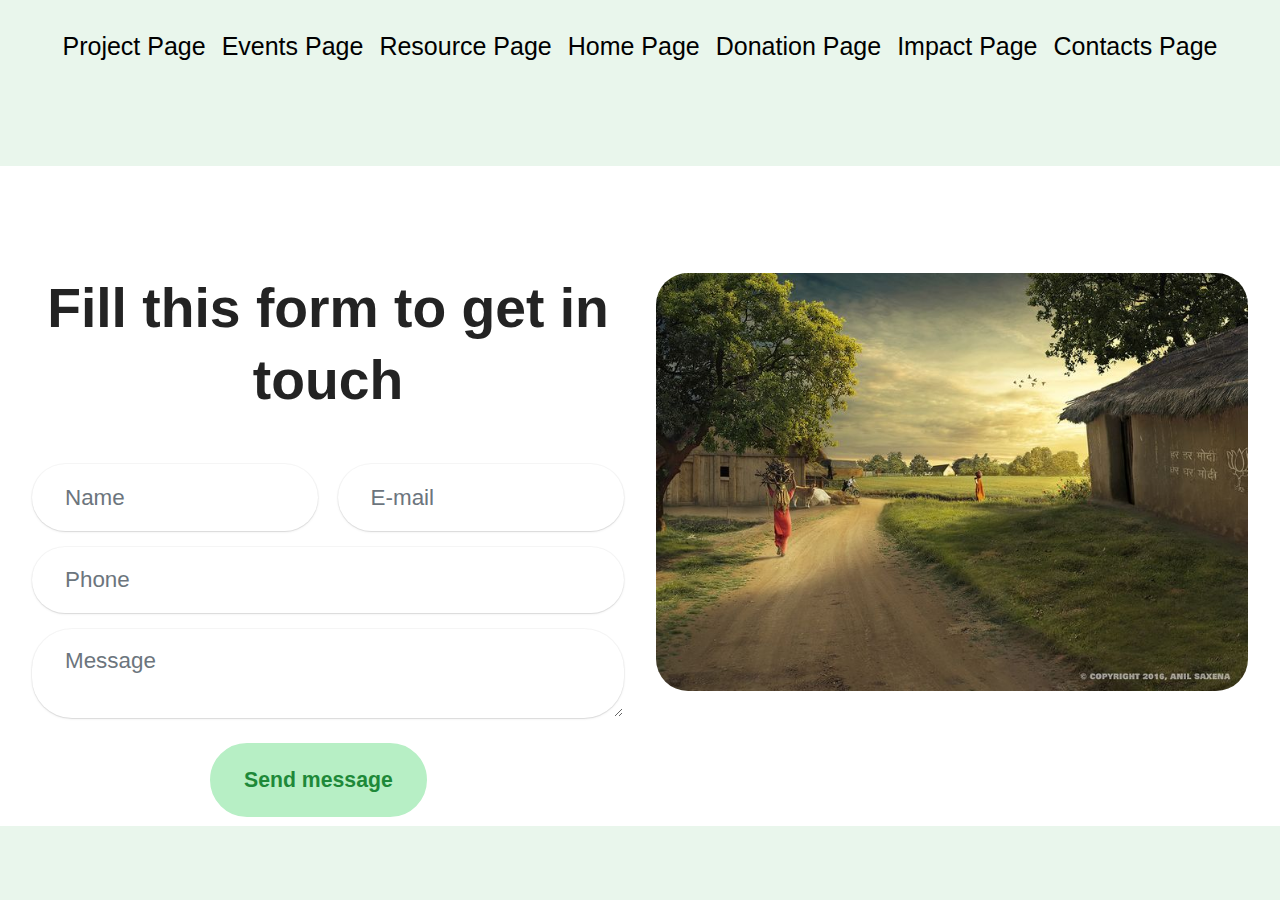
<file: Volunteer.html>
<!DOCTYPE html>
<html  >
<head>
  <!-- Site made with Mobirise Website Builder v5.9.18, https://mobirise.com -->
  <meta charset="UTF-8">
  <meta http-equiv="X-UA-Compatible" content="IE=edge">
  <meta name="generator" content="Mobirise v5.9.18, mobirise.com">
  <meta name="viewport" content="width=device-width, initial-scale=1, minimum-scale=1">
  <link rel="shortcut icon" href="assets/images/GVI_logo_2019.png" type="image/x-icon">
  <meta name="description" content="">
  
  
  <title>Home</title>
  <link rel="stylesheet" href="assets/bootstrap/css/bootstrap.min.css">
  <link rel="stylesheet" href="assets/bootstrap/css/bootstrap-grid.min.css">
  <link rel="stylesheet" href="assets/bootstrap/css/bootstrap-reboot.min.css">
  <link rel="stylesheet" href="assets/parallax/jarallax.css">
  <link rel="stylesheet" href="assets/theme/css/style.css">
  <link rel="preload" href="https://fonts.googleapis.com/css2?family=Inter+Tight:wght@400;700&display=swap&display=swap" as="style" onload="this.onload=null;this.rel='stylesheet'">
  <noscript><link rel="stylesheet" href="https://fonts.googleapis.com/css2?family=Inter+Tight:wght@400;700&display=swap&display=swap"></noscript>
  <link rel="preload" as="style" href="assets/mobirise/css/mbr-additional.css?v=3kQYZh"><link rel="stylesheet" href="assets/mobirise/css/mbr-additional.css?v=3kQYZh" type="text/css">
  <link rel="stylesheet" href="button.css">
  
  
  
</head>
<body>
    <br><center>
        <table>
          <tr>
              <td><button><a href="Projects.html">Project Page</a></button></td>
              <td></td>
              <td><button><a href="Events.html">Events Page</a></button></td>
              <td></td>
              <td><button><a href="Resources.html">Resource Page</a></button></td>
              <td></td>
              <td><button><a href="index.html">Home Page</a></button></td>
              <td></td>
              <td><button><a href="Donation.html">Donation Page</a></button></td>
              <td></td>
              <td><button><a href="Impact.html">Impact Page</a></button></td>
              <td></td>
              <td><button><a href="Contact.html">Contacts Page</a></button></td>
          </tr>
        </table>
        </center>
        <br><br><br><br>
  <section data-bs-version="5.1" class="header16 cid-ujNV6GDH9z mbr-parallax-background" id="header17-0">
    
  
  
  <div class="container-fluid">
    <div class="row">
      <div class="content-wrap col-12 col-md-12">
        <h1 class="mbr-section-title mbr-fonts-style mbr-white mb-4 display-1">Volunteer now!</h1>
        
        
        
      </div>
    </div>
  </div>
</section>

<section data-bs-version="5.1" class="form03 cid-ujNVrsNJcl" id="form03-1">
    

    

    <div class="container">
        <div class="row justify-content-center">
            <div class="col-12 col-lg item-wrapper">
                <div class="mbr-section-head mb-5">
                    <h3 class="mbr-section-title mbr-fonts-style align-center mb-0 display-2">
                        <strong>Fill this form to get in touch</strong></h3>
                    
                </div>
                <div class="col-lg-12 mx-auto mbr-form" data-form-type="formoid">
                    <form action="https://mobirise.eu/" method="POST" class="mbr-form form-with-styler" data-form-title="Form Name"><input type="hidden" name="email" data-form-email="true" value="SEsPlRvAntD8LcqaUVX7ddQCS0Uf4vTrxb4b/RKTmpwlTaeURTWVF91ZRqUb6ZFkpWzGguLCSpWw5FquN1w6F1xYqyXWUKUiz6IZ584ngIGeX7l8C1K2D+qy+exrsV2I">
                        <div class="row">
                            <div hidden="hidden" data-form-alert="" class="alert alert-success col-12">Thanks for filling out the form!</div>
                            <div hidden="hidden" data-form-alert-danger="" class="alert alert-danger col-12">
                                Oops...! some problem!
                            </div>
                        </div>
                        <div class="dragArea row">
                            <div class="col-md col-sm-12 form-group mb-3 mb-3" data-for="name">
                                <input type="text" name="name" placeholder="Name" data-form-field="name" class="form-control" value="" id="name-form03-1">
                            </div>
                            <div class="col-md col-sm-12 form-group mb-3 mb-3" data-for="email">
                                <input type="email" name="email" placeholder="E-mail" data-form-field="email" class="form-control" value="" id="email-form03-1">
                            </div>
                            <div class="col-12 form-group mb-3 mb-3" data-for="phone">
                                <input type="tel" name="phone" placeholder="Phone" data-form-field="phone" class="form-control" value="" id="phone-form03-1">
                            </div>
                            <div class="col-12 form-group mb-3 mb-3" data-for="textarea">
                                <textarea name="textarea" placeholder="Message" data-form-field="textarea" class="form-control" id="textarea-form03-1"></textarea>
                            </div>
                            <div class="col-lg-12 col-md-12 col-sm-12 align-center mbr-section-btn">
                                <button type="submit" class="btn btn-primary display-7">
                                    Send message
                                </button>
                            </div>
                        </div>
                    </form>
                </div>


            </div>
            <div class="col-12 col-lg-6">
                <div class="image-wrapper">
                    <img class="w-100" src="assets/images/village.jpeg" >
                </div>
            </div>

        </div>
    </div>
</section>
<script src="assets/bootstrap/js/bootstrap.bundle.min.js"></script>  <script src="assets/parallax/jarallax.js"></script>  <script src="assets/smoothscroll/smooth-scroll.js"></script>  <script src="assets/ytplayer/index.js"></script>  <script src="assets/theme/js/script.js"></script>  <script src="assets/formoid/formoid.min.js"></script>  
  
  
</body>
</html>
</file>
<file: CSS.css>
body{
  font-family: cursive;
  background-image: linear-gradient(lightblue,lightgreen,yellow,orange);
}
.I1{
    background-image: linear-gradient(lightblue,lightgreen);
    font-family: cursive;
    background-repeat: no-repeat;
    background-size: 100%;
    
}


button {
  color: white;
  text-decoration: none;
  font-size: 25px;
  border: none;
  background: none;
  font-weight: 600;
  font-family: 'Poppins', sans-serif;
}

button::before {
  margin-left: auto;
}

button::after, button::before {
  content: '';
  width: 0%;
  height: 2px;
  background: #f44336;
  display: block;
  transition: 0.5s;
}

button:hover::after, button:hover::before {
  width: 100%;
}

a{
  color: black;
}

   h2{
    font-size: 40px;
    margin-left: 1%;
   }

   p{
    font-size: 30px;
   }

   li{
    font-size: 30px;
   }

   .I2{
    background-image: linear-gradient(lightgreen,yellow);
   }

   dt{
    font-size: 40px ;
    margin-right: 55%;
    font-weight: bold;
   }

   dd{
    font-size: 30px;
   }

   dl{
    margin-left: 1%;
   }

   .I3{
    background-image: linear-gradient(yellow,orange);
   }
   a{
    color: black;
   }

   table{
    padding: 10;
   }

   .input__container {
    float: right;
    position: relative;
    background: rgba(255, 255, 255, 0.664);
    padding: 10px 15px;
    display: flex;
    justify-content: center;
    align-items: center;
    gap: 5px;
    border-radius: 22px;
    max-width: 300px;
    transition: transform 400ms;
    transform-style: preserve-3d;
    margin-right: 2%;
    perspective: 500px;
  }
  
  .shadow__input {
    content: "";
    position: absolute;
    width: 100%;
    height: 100%;
    left: 0;
    bottom: 0;
    z-index: -1;
    filter: blur(30px);
    border-radius: 20px;
    background-color: #999cff;
    background-image: radial-gradient(at 85% 51%, hsla(60,60%,61%,1) 0px, transparent 50%),
      radial-gradient(at 74% 68%, hsla(235,69%,77%,1) 0px, transparent 50%),
      radial-gradient(at 64% 79%, hsla(284,72%,73%,1) 0px, transparent 50%),
      radial-gradient(at 75% 16%, hsla(283,60%,72%,1) 0px, transparent 50%),
      radial-gradient(at 90% 65%, hsla(153,70%,64%,1) 0px, transparent 50%),
      radial-gradient(at 91% 83%, hsla(283,74%,69%,1) 0px, transparent 50%),
      radial-gradient(at 72% 91%, hsla(213,75%,75%,1) 0px, transparent 50%);
  }
  
  .input__button__shadow {
    cursor: pointer;
    border: none;
    background: none;
    transition: transform 400ms, background 400ms;
    display: flex;
    justify-content: center;
    align-items: center;
    border-radius: 12px;
    padding: 5px;
    border-top: 25px;
  }
  
  .input__button__shadow:hover {
    background: rgba(255, 255, 255, 0.411);
  }
  
  .input__search {
    width: 100%;
    border-radius: 20px;
    outline: none;
    border: none;
    padding: 8px;
    position: relative;
  }

  .R2{
    background-image: linear-gradient(yellowgreen,yellow) ;
  }
  .R1{
    background-color: yellowgreen;
  }
</file>
<file: assets/theme/css/style.css>
@charset "UTF-8";
section {
  background-color: #ffffff;
}

body {
  font-style: normal;
  line-height: 1.5;
  font-weight: 400;
  color: #232323;
  position: relative;
}

button {
  background-color: transparent;
  border-color: transparent;
}

.embla__button,
.carousel-control {
  background-color: #edefea !important;
  opacity: 0.8 !important;
  color: #464845 !important;
  border-color: #edefea !important;
}

.carousel .close,
.modalWindow .close {
  background-color: #edefea !important;
  color: #464845 !important;
  border-color: #edefea !important;
  opacity: 0.8 !important;
}

.carousel .close:hover,
.modalWindow .close:hover {
  opacity: 1 !important;
}

.carousel-indicators li {
  background-color: #edefea !important;
  border: 2px solid #464845 !important;
}

.carousel-indicators li:hover,
.carousel-indicators li:active {
  opacity: 0.8 !important;
}

.embla__button:hover,
.carousel-control:hover {
  background-color: #edefea !important;
  opacity: 1 !important;
}

.modalWindow-video-container {
  height: 80%;
}

section,
.container,
.container-fluid {
  position: relative;
  word-wrap: break-word;
}

a.mbr-iconfont:hover {
  text-decoration: none;
}

.article .lead p,
.article .lead ul,
.article .lead ol,
.article .lead pre,
.article .lead blockquote {
  margin-bottom: 0;
}

a {
  font-style: normal;
  font-weight: 400;
  cursor: pointer;
}
a, a:hover {
  text-decoration: none;
}

.mbr-section-title {
  font-style: normal;
  line-height: 1.3;
}

.mbr-section-subtitle {
  line-height: 1.3;
}

.mbr-text {
  font-style: normal;
  line-height: 1.7;
}

h1,
h2,
h3,
h4,
h5,
h6,
.display-1,
.display-2,
.display-4,
.display-5,
.display-7,
span,
p,
a {
  line-height: 1;
  word-break: break-word;
  word-wrap: break-word;
  font-weight: 400;
}

b,
strong {
  font-weight: bold;
}

input:-webkit-autofill, input:-webkit-autofill:hover, input:-webkit-autofill:focus, input:-webkit-autofill:active {
  transition-delay: 9999s;
  -webkit-transition-property: background-color, color;
  transition-property: background-color, color;
}

textarea[type=hidden] {
  display: none;
}

section {
  background-position: 50% 50%;
  background-repeat: no-repeat;
  background-size: cover;
}
section .mbr-background-video,
section .mbr-background-video-preview {
  position: absolute;
  bottom: 0;
  left: 0;
  right: 0;
  top: 0;
}

.hidden {
  visibility: hidden;
}

.mbr-z-index20 {
  z-index: 20;
}

/*! Base colors */
.mbr-white {
  color: #ffffff;
}

.mbr-black {
  color: #111111;
}

.mbr-bg-white {
  background-color: #ffffff;
}

.mbr-bg-black {
  background-color: #000000;
}

/*! Text-aligns */
.align-left {
  text-align: left;
}

.align-center {
  text-align: center;
}

.align-right {
  text-align: right;
}

/*! Font-weight  */
.mbr-light {
  font-weight: 300;
}

.mbr-regular {
  font-weight: 400;
}

.mbr-semibold {
  font-weight: 500;
}

.mbr-bold {
  font-weight: 700;
}

/*! Media  */
.media-content {
  flex-basis: 100%;
}

.media-container-row {
  display: flex;
  flex-direction: row;
  flex-wrap: wrap;
  justify-content: center;
  align-content: center;
  align-items: start;
}
.media-container-row .media-size-item {
  width: 400px;
}

.media-container-column {
  display: flex;
  flex-direction: column;
  flex-wrap: wrap;
  justify-content: center;
  align-content: center;
  align-items: stretch;
}
.media-container-column > * {
  width: 100%;
}

@media (min-width: 992px) {
  .media-container-row {
    flex-wrap: nowrap;
  }
}
figure {
  margin-bottom: 0;
  overflow: hidden;
}

figure[mbr-media-size] {
  transition: width 0.1s;
}

img,
iframe {
  display: block;
  width: 100%;
}

.card {
  background-color: transparent;
  border: none;
}

.card-box {
  width: 100%;
}

.card-img {
  text-align: center;
  flex-shrink: 0;
  -webkit-flex-shrink: 0;
}

.media {
  max-width: 100%;
  margin: 0 auto;
}

.mbr-figure {
  align-self: center;
}

.media-container > div {
  max-width: 100%;
}

.mbr-figure img,
.card-img img {
  width: 100%;
}

@media (max-width: 991px) {
  .media-size-item {
    width: auto !important;
  }
  .media {
    width: auto;
  }
  .mbr-figure {
    width: 100% !important;
  }
}
/*! Buttons */
.mbr-section-btn {
  margin-left: -0.6rem;
  margin-right: -0.6rem;
  font-size: 0;
}

.btn {
  font-weight: 600;
  border-width: 1px;
  font-style: normal;
  margin: 0.6rem 0.6rem;
  white-space: normal;
  transition: all 0.2s ease-in-out;
  display: inline-flex;
  align-items: center;
  justify-content: center;
  word-break: break-word;
}

.btn-sm {
  font-weight: 600;
  letter-spacing: 0px;
  transition: all 0.3s ease-in-out;
}

.btn-md {
  font-weight: 600;
  letter-spacing: 0px;
  transition: all 0.3s ease-in-out;
}

.btn-lg {
  font-weight: 600;
  letter-spacing: 0px;
  transition: all 0.3s ease-in-out;
}

.btn-form {
  margin: 0;
}
.btn-form:hover {
  cursor: pointer;
}

nav .mbr-section-btn {
  margin-left: 0rem;
  margin-right: 0rem;
}

/*! Btn icon margin */
.btn .mbr-iconfont,
.btn.btn-sm .mbr-iconfont {
  order: 1;
  cursor: pointer;
  margin-left: 0.5rem;
  vertical-align: sub;
}

.btn.btn-md .mbr-iconfont,
.btn.btn-md .mbr-iconfont {
  margin-left: 0.8rem;
}

.mbr-regular {
  font-weight: 400;
}

.mbr-semibold {
  font-weight: 500;
}

.mbr-bold {
  font-weight: 700;
}

[type=submit] {
  -webkit-appearance: none;
}

/*! Full-screen */
.mbr-fullscreen .mbr-overlay {
  min-height: 100vh;
}

.mbr-fullscreen {
  display: flex;
  display: -moz-flex;
  display: -ms-flex;
  display: -o-flex;
  align-items: center;
  min-height: 100vh;
  padding-top: 3rem;
  padding-bottom: 3rem;
}

/*! Map */
.map {
  height: 25rem;
  position: relative;
}
.map iframe {
  width: 100%;
  height: 100%;
}

/*! Scroll to top arrow */
.mbr-arrow-up {
  bottom: 25px;
  right: 90px;
  position: fixed;
  text-align: right;
  z-index: 5000;
  color: #ffffff;
  font-size: 22px;
}

.mbr-arrow-up a {
  background: rgba(0, 0, 0, 0.2);
  border-radius: 50%;
  color: #fff;
  display: inline-block;
  height: 60px;
  width: 60px;
  border: 2px solid #fff;
  outline-style: none !important;
  position: relative;
  text-decoration: none;
  transition: all 0.3s ease-in-out;
  cursor: pointer;
  text-align: center;
}
.mbr-arrow-up a:hover {
  background-color: rgba(0, 0, 0, 0.4);
}
.mbr-arrow-up a i {
  line-height: 60px;
}

.mbr-arrow-up-icon {
  display: block;
  color: #fff;
}

.mbr-arrow-up-icon::before {
  content: "›";
  display: inline-block;
  font-family: serif;
  font-size: 22px;
  line-height: 1;
  font-style: normal;
  position: relative;
  top: 6px;
  left: -4px;
  transform: rotate(-90deg);
}

/*! Arrow Down */
.mbr-arrow {
  position: absolute;
  bottom: 45px;
  left: 50%;
  width: 60px;
  height: 60px;
  cursor: pointer;
  background-color: rgba(80, 80, 80, 0.5);
  border-radius: 50%;
  transform: translateX(-50%);
}
@media (max-width: 767px) {
  .mbr-arrow {
    display: none;
  }
}
.mbr-arrow > a {
  display: inline-block;
  text-decoration: none;
  outline-style: none;
  animation: arrowdown 1.7s ease-in-out infinite;
  color: #ffffff;
}
.mbr-arrow > a > i {
  position: absolute;
  top: -2px;
  left: 15px;
  font-size: 2rem;
}

#scrollToTop a i::before {
  content: "";
  position: absolute;
  display: block;
  border-bottom: 2.5px solid #fff;
  border-left: 2.5px solid #fff;
  width: 27.8%;
  height: 27.8%;
  left: 50%;
  top: 51%;
  transform: translateY(-30%) translateX(-50%) rotate(135deg);
}

@keyframes arrowdown {
  0% {
    transform: translateY(0px);
  }
  50% {
    transform: translateY(-5px);
  }
  100% {
    transform: translateY(0px);
  }
}
@media (max-width: 500px) {
  .mbr-arrow-up {
    left: 0;
    right: 0;
    text-align: center;
  }
}
/*Gradients animation*/
@keyframes gradient-animation {
  from {
    background-position: 0% 100%;
    animation-timing-function: ease-in-out;
  }
  to {
    background-position: 100% 0%;
    animation-timing-function: ease-in-out;
  }
}
.bg-gradient {
  background-size: 200% 200%;
  animation: gradient-animation 5s infinite alternate;
  -webkit-animation: gradient-animation 5s infinite alternate;
}

.menu .navbar-brand {
  display: -webkit-flex;
}
.menu .navbar-brand span {
  display: flex;
  display: -webkit-flex;
}
.menu .navbar-brand .navbar-caption-wrap {
  display: -webkit-flex;
}
.menu .navbar-brand .navbar-logo img {
  display: -webkit-flex;
  width: auto;
}
@media (min-width: 768px) and (max-width: 991px) {
  .menu .navbar-toggleable-sm .navbar-nav {
    display: -ms-flexbox;
  }
}
@media (max-width: 991px) {
  .menu .navbar-collapse {
    max-height: 93.5vh;
  }
  .menu .navbar-collapse.show {
    overflow: auto;
  }
}
@media (min-width: 992px) {
  .menu .navbar-nav.nav-dropdown {
    display: -webkit-flex;
  }
  .menu .navbar-toggleable-sm .navbar-collapse {
    display: -webkit-flex !important;
  }
  .menu .collapsed .navbar-collapse {
    max-height: 93.5vh;
  }
  .menu .collapsed .navbar-collapse.show {
    overflow: auto;
  }
}
@media (max-width: 767px) {
  .menu .navbar-collapse {
    max-height: 80vh;
  }
}

.nav-link .mbr-iconfont {
  margin-right: 0.5rem;
}

.navbar {
  display: -webkit-flex;
  -webkit-flex-wrap: wrap;
  -webkit-align-items: center;
  -webkit-justify-content: space-between;
}

.navbar-collapse {
  -webkit-flex-basis: 100%;
  -webkit-flex-grow: 1;
  -webkit-align-items: center;
}

.nav-dropdown .link {
  padding: 0.667em 1.667em !important;
  margin: 0 !important;
}

.nav {
  display: -webkit-flex;
  -webkit-flex-wrap: wrap;
}

.row {
  display: -webkit-flex;
  -webkit-flex-wrap: wrap;
}

.justify-content-center {
  -webkit-justify-content: center;
}

.form-inline {
  display: -webkit-flex;
}

.card-wrapper {
  -webkit-flex: 1;
}

.carousel-control {
  z-index: 10;
  display: -webkit-flex;
}

.carousel-controls {
  display: -webkit-flex;
}

.media {
  display: -webkit-flex;
}

.form-group:focus {
  outline: none;
}

.jq-selectbox__select {
  padding: 7px 0;
  position: relative;
}

.jq-selectbox__dropdown {
  overflow: hidden;
  border-radius: 10px;
  position: absolute;
  top: 100%;
  left: 0 !important;
  width: 100% !important;
}

.jq-selectbox__trigger-arrow {
  right: 0;
  transform: translateY(-50%);
}

.jq-selectbox li {
  padding: 1.07em 0.5em;
}

input[type=range] {
  padding-left: 0 !important;
  padding-right: 0 !important;
}

.modal-dialog,
.modal-content {
  height: 100%;
}

.modal-dialog .carousel-inner {
  height: calc(100vh - 1.75rem);
}
@media (max-width: 575px) {
  .modal-dialog .carousel-inner {
    height: calc(100vh - 1rem);
  }
}

.carousel-item {
  text-align: center;
}

.carousel-item img {
  margin: auto;
}

.navbar-toggler {
  align-self: flex-start;
  padding: 0.25rem 0.75rem;
  font-size: 1.25rem;
  line-height: 1;
  background: transparent;
  border: 1px solid transparent;
  border-radius: 0.25rem;
}

.navbar-toggler:focus,
.navbar-toggler:hover {
  text-decoration: none;
  box-shadow: none;
}

.navbar-toggler-icon {
  display: inline-block;
  width: 1.5em;
  height: 1.5em;
  vertical-align: middle;
  content: "";
  background: no-repeat center center;
  background-size: 100% 100%;
}

.navbar-toggler-left {
  position: absolute;
  left: 1rem;
}

.navbar-toggler-right {
  position: absolute;
  right: 1rem;
}

.card-img {
  width: auto;
}

.menu .navbar.collapsed:not(.beta-menu) {
  flex-direction: column;
}

.carousel-item.active,
.carousel-item-next,
.carousel-item-prev {
  display: flex;
}

.note-air-layout .dropup .dropdown-menu,
.note-air-layout .navbar-fixed-bottom .dropdown .dropdown-menu {
  bottom: initial !important;
}

html,
body {
  height: auto;
  min-height: 100vh;
}

.dropup .dropdown-toggle::after {
  display: none;
}

.form-asterisk {
  font-family: initial;
  position: absolute;
  top: -2px;
  font-weight: normal;
}

.form-control-label {
  position: relative;
  cursor: pointer;
  margin-bottom: 0.357em;
  padding: 0;
}

.alert {
  color: #ffffff;
  border-radius: 0;
  border: 0;
  font-size: 1.1rem;
  line-height: 1.5;
  margin-bottom: 1.875rem;
  padding: 1.25rem;
  position: relative;
  text-align: center;
}
.alert.alert-form::after {
  background-color: inherit;
  bottom: -7px;
  content: "";
  display: block;
  height: 14px;
  left: 50%;
  margin-left: -7px;
  position: absolute;
  transform: rotate(45deg);
  width: 14px;
}

.form-control {
  background-color: #ffffff;
  background-clip: border-box;
  color: #232323;
  line-height: 1rem !important;
  height: auto;
  padding: 1.2rem 2rem;
  transition: border-color 0.25s ease 0s;
  border: 1px solid transparent !important;
  border-radius: 4px;
  box-shadow: rgba(0, 0, 0, 0.07) 0px 1px 1px 0px, rgba(0, 0, 0, 0.07) 0px 1px 3px 0px, rgba(0, 0, 0, 0.03) 0px 0px 0px 1px;
}
.form-active .form-control:invalid {
  border-color: red;
}

.row > * {
  padding-right: 1rem;
  padding-left: 1rem;
}

form .row {
  margin-left: -0.6rem;
  margin-right: -0.6rem;
}
form .row [class*=col] {
  padding-left: 0.6rem;
  padding-right: 0.6rem;
}

form .mbr-section-btn {
  padding-left: 0.6rem;
  padding-right: 0.6rem;
}

form .form-check-input {
  margin-top: 0.5;
}

textarea.form-control {
  line-height: 1.5rem !important;
}

.form-group {
  margin-bottom: 1.2rem;
}

.form-control,
form .btn {
  min-height: 48px;
}

.gdpr-block label span.textGDPR input[name=gdpr] {
  top: 7px;
}

.form-control:focus {
  box-shadow: none;
}

:focus {
  outline: none;
}

.mbr-overlay {
  background-color: #000;
  bottom: 0;
  left: 0;
  opacity: 0.5;
  position: absolute;
  right: 0;
  top: 0;
  z-index: 0;
  pointer-events: none;
}

blockquote {
  font-style: italic;
  padding: 3rem;
  font-size: 1.09rem;
  position: relative;
  border-left: 3px solid;
}

ul,
ol,
pre,
blockquote {
  margin-bottom: 2.3125rem;
}

.mt-4 {
  margin-top: 2rem !important;
}

.mb-4 {
  margin-bottom: 2rem !important;
}

.container,
.container-fluid {
  padding-left: 16px;
  padding-right: 16px;
}

.row {
  margin-left: -16px;
  margin-right: -16px;
}
.row > [class*=col] {
  padding-left: 16px;
  padding-right: 16px;
}

@media (min-width: 992px) {
  .container-fluid {
    padding-left: 32px;
    padding-right: 32px;
  }
}
@media (max-width: 991px) {
  .mbr-container {
    padding-left: 16px;
    padding-right: 16px;
  }
}
.app-video-wrapper > img {
  opacity: 1;
}

.app-video-wrapper {
  background: transparent;
}

.item {
  position: relative;
}

.dropdown-menu .dropdown-menu {
  left: 100%;
}

.dropdown-item + .dropdown-menu {
  display: none;
}

.dropdown-item:hover + .dropdown-menu,
.dropdown-menu:hover {
  display: block;
}

@media (min-aspect-ratio: 16/9) {
  .mbr-video-foreground {
    height: 300% !important;
    top: -100% !important;
  }
}
@media (max-aspect-ratio: 16/9) {
  .mbr-video-foreground {
    width: 300% !important;
    left: -100% !important;
  }
}.engine {
	position: absolute;
	text-indent: -2400px;
	text-align: center;
	padding: 0;
	top: 0;
	left: -2400px;
}
</file>
<file: assets/mobirise/css/mbr-additional.css>
.btn {
  border-width: 2px;
}
img,
.card-wrap,
.card-wrapper,
.video-wrapper,
.mbr-figure iframe,
.google-map iframe,
.slide-content,
.plan,
.card,
.item-wrapper {
  border-radius: 2rem !important;
}
.video-wrapper {
  overflow: hidden;
}
body {
  background-color: #e9f6ec;
}
body {
  font-family: Golos Text;
}
.display-1 {
  font-family: 'Golos Text', sans-serif;
  font-size: 5rem;
  line-height: 1;
}
.display-1 > .mbr-iconfont {
  font-size: 6.25rem;
}
.display-2 {
  font-family: 'Golos Text', sans-serif;
  font-size: 4rem;
  line-height: 1;
}
.display-2 > .mbr-iconfont {
  font-size: 5rem;
}
.display-4 {
  font-family: 'Golos Text', sans-serif;
  font-size: 1.2rem;
  line-height: 1.5;
}
.display-4 > .mbr-iconfont {
  font-size: 1.5rem;
}
.display-5 {
  font-family: 'Golos Text', sans-serif;
  font-size: 2.5rem;
  line-height: 1.5;
}
.display-5 > .mbr-iconfont {
  font-size: 3.125rem;
}
.display-7 {
  font-family: 'Golos Text', sans-serif;
  font-size: 1.4rem;
  line-height: 1.3;
}
.display-7 > .mbr-iconfont {
  font-size: 1.75rem;
}
/* ---- Fluid typography for mobile devices ---- */
/* 1.4 - font scale ratio ( bootstrap == 1.42857 ) */
/* 100vw - current viewport width */
/* (48 - 20)  48 == 48rem == 768px, 20 == 20rem == 320px(minimal supported viewport) */
/* 0.65 - min scale variable, may vary */
@media (max-width: 992px) {
  .display-1 {
    font-size: 4rem;
  }
}
@media (max-width: 768px) {
  .display-1 {
    font-size: 3.5rem;
    font-size: calc( 2.4rem + (5 - 2.4) * ((100vw - 20rem) / (48 - 20)));
    line-height: calc( 1.1 * (2.4rem + (5 - 2.4) * ((100vw - 20rem) / (48 - 20))));
  }
  .display-2 {
    font-size: 3.2rem;
    font-size: calc( 2.05rem + (4 - 2.05) * ((100vw - 20rem) / (48 - 20)));
    line-height: calc( 1.3 * (2.05rem + (4 - 2.05) * ((100vw - 20rem) / (48 - 20))));
  }
  .display-4 {
    font-size: 0.96rem;
    font-size: calc( 1.07rem + (1.2 - 1.07) * ((100vw - 20rem) / (48 - 20)));
    line-height: calc( 1.4 * (1.07rem + (1.2 - 1.07) * ((100vw - 20rem) / (48 - 20))));
  }
  .display-5 {
    font-size: 2rem;
    font-size: calc( 1.525rem + (2.5 - 1.525) * ((100vw - 20rem) / (48 - 20)));
    line-height: calc( 1.4 * (1.525rem + (2.5 - 1.525) * ((100vw - 20rem) / (48 - 20))));
  }
  .display-7 {
    font-size: 1.12rem;
    font-size: calc( 1.14rem + (1.4 - 1.14) * ((100vw - 20rem) / (48 - 20)));
    line-height: calc( 1.4 * (1.14rem + (1.4 - 1.14) * ((100vw - 20rem) / (48 - 20))));
  }
}
@media (min-width: 992px) and (max-width: 1400px) {
  .display-1 {
    font-size: 3.5rem;
    font-size: calc( 2.4rem + (5 - 2.4) * ((100vw - 62rem) / (87 - 62)));
    line-height: calc( 1.1 * (2.4rem + (5 - 2.4) * ((100vw - 62rem) / (87 - 62))));
  }
  .display-2 {
    font-size: 3.2rem;
    font-size: calc( 2.05rem + (4 - 2.05) * ((100vw - 62rem) / (87 - 62)));
    line-height: calc( 1.3 * (2.05rem + (4 - 2.05) * ((100vw - 62rem) / (87 - 62))));
  }
  .display-4 {
    font-size: 0.96rem;
    font-size: calc( 1.07rem + (1.2 - 1.07) * ((100vw - 62rem) / (87 - 62)));
    line-height: calc( 1.4 * (1.07rem + (1.2 - 1.07) * ((100vw - 62rem) / (87 - 62))));
  }
  .display-5 {
    font-size: 2rem;
    font-size: calc( 1.525rem + (2.5 - 1.525) * ((100vw - 62rem) / (87 - 62)));
    line-height: calc( 1.4 * (1.525rem + (2.5 - 1.525) * ((100vw - 62rem) / (87 - 62))));
  }
  .display-7 {
    font-size: 1.12rem;
    font-size: calc( 1.14rem + (1.4 - 1.14) * ((100vw - 62rem) / (87 - 62)));
    line-height: calc( 1.4 * (1.14rem + (1.4 - 1.14) * ((100vw - 62rem) / (87 - 62))));
  }
}
/* Buttons */
.btn {
  padding: 1.25rem 2rem;
  border-radius: 4px;
}
@media (max-width: 767px) {
  .btn {
    padding: 0.75rem 1.5rem;
  }
}
.btn-sm {
  padding: 0.6rem 1.2rem;
  border-radius: 4px;
}
.btn-md {
  padding: 0.6rem 1.2rem;
  border-radius: 4px;
}
.btn-lg {
  padding: 1.25rem 2rem;
  border-radius: 4px;
}
.bg-primary {
  background-color: #b7efc5 !important;
}
.bg-success {
  background-color: #8ae9bd !important;
}
.bg-info {
  background-color: #7be3f8 !important;
}
.bg-warning {
  background-color: #ffdc74 !important;
}
.bg-danger {
  background-color: #ea8992 !important;
}
.btn-primary,
.btn-primary:active {
  background-color: #b7efc5 !important;
  border-color: #b7efc5 !important;
  color: #1e8939 !important;
  box-shadow: none;
}
.btn-primary:hover,
.btn-primary:focus,
.btn-primary.focus,
.btn-primary.active {
  color: inherit;
  background-color: #e1f8e7 !important;
  border-color: #e1f8e7 !important;
  box-shadow: none;
}
.btn-primary.disabled,
.btn-primary:disabled {
  color: #1e8939 !important;
  background-color: #e1f8e7 !important;
  border-color: #e1f8e7 !important;
}
.btn-secondary,
.btn-secondary:active {
  background-color: #3e7145 !important;
  border-color: #3e7145 !important;
  color: #ffffff !important;
  box-shadow: none;
}
.btn-secondary:hover,
.btn-secondary:focus,
.btn-secondary.focus,
.btn-secondary.active {
  color: inherit;
  background-color: #509259 !important;
  border-color: #509259 !important;
  box-shadow: none;
}
.btn-secondary.disabled,
.btn-secondary:disabled {
  color: #ffffff !important;
  background-color: #509259 !important;
  border-color: #509259 !important;
}
.btn-info,
.btn-info:active {
  background-color: #7be3f8 !important;
  border-color: #7be3f8 !important;
  color: #065d6e !important;
  box-shadow: none;
}
.btn-info:hover,
.btn-info:focus,
.btn-info.focus,
.btn-info.active {
  color: inherit;
  background-color: #abedfb !important;
  border-color: #abedfb !important;
  box-shadow: none;
}
.btn-info.disabled,
.btn-info:disabled {
  color: #065d6e !important;
  background-color: #abedfb !important;
  border-color: #abedfb !important;
}
.btn-success,
.btn-success:active {
  background-color: #8ae9bd !important;
  border-color: #8ae9bd !important;
  color: #12623d !important;
  box-shadow: none;
}
.btn-success:hover,
.btn-success:focus,
.btn-success.focus,
.btn-success.active {
  color: inherit;
  background-color: #b5f1d5 !important;
  border-color: #b5f1d5 !important;
  box-shadow: none;
}
.btn-success.disabled,
.btn-success:disabled {
  color: #12623d !important;
  background-color: #b5f1d5 !important;
  border-color: #b5f1d5 !important;
}
.btn-warning,
.btn-warning:active {
  background-color: #ffdc74 !important;
  border-color: #ffdc74 !important;
  color: #745700 !important;
  box-shadow: none;
}
.btn-warning:hover,
.btn-warning:focus,
.btn-warning.focus,
.btn-warning.active {
  color: inherit;
  background-color: #ffe9a7 !important;
  border-color: #ffe9a7 !important;
  box-shadow: none;
}
.btn-warning.disabled,
.btn-warning:disabled {
  color: #745700 !important;
  background-color: #ffe9a7 !important;
  border-color: #ffe9a7 !important;
}
.btn-danger,
.btn-danger:active {
  background-color: #ea8992 !important;
  border-color: #ea8992 !important;
  color: #ffffff !important;
  box-shadow: none;
}
.btn-danger:hover,
.btn-danger:focus,
.btn-danger.focus,
.btn-danger.active {
  color: inherit;
  background-color: #f2b4ba !important;
  border-color: #f2b4ba !important;
  box-shadow: none;
}
.btn-danger.disabled,
.btn-danger:disabled {
  color: #ffffff !important;
  background-color: #f2b4ba !important;
  border-color: #f2b4ba !important;
}
.btn-white,
.btn-white:active {
  background-color: #eff0ec !important;
  border-color: #eff0ec !important;
  color: #757b62 !important;
  box-shadow: none;
}
.btn-white:hover,
.btn-white:focus,
.btn-white.focus,
.btn-white.active {
  color: inherit;
  background-color: #ffffff !important;
  border-color: #ffffff !important;
  box-shadow: none;
}
.btn-white.disabled,
.btn-white:disabled {
  color: #757b62 !important;
  background-color: #ffffff !important;
  border-color: #ffffff !important;
}
.btn-black,
.btn-black:active {
  background-color: #232323 !important;
  border-color: #232323 !important;
  color: #ffffff !important;
  box-shadow: none;
}
.btn-black:hover,
.btn-black:focus,
.btn-black.focus,
.btn-black.active {
  color: inherit;
  background-color: #3d3d3d !important;
  border-color: #3d3d3d !important;
  box-shadow: none;
}
.btn-black.disabled,
.btn-black:disabled {
  color: #ffffff !important;
  background-color: #3d3d3d !important;
  border-color: #3d3d3d !important;
}
.btn-primary-outline,
.btn-primary-outline:active {
  background-color: transparent !important;
  border-color: #b7efc5;
  color: #b7efc5;
}
.btn-primary-outline:hover,
.btn-primary-outline:focus,
.btn-primary-outline.focus,
.btn-primary-outline.active {
  color: #70df8c !important;
  background-color: transparent !important;
  border-color: #70df8c !important;
  box-shadow: none !important;
}
.btn-primary-outline.disabled,
.btn-primary-outline:disabled {
  color: #1e8939 !important;
  background-color: #b7efc5 !important;
  border-color: #b7efc5 !important;
}
.btn-secondary-outline,
.btn-secondary-outline:active {
  background-color: transparent !important;
  border-color: #3e7145;
  color: #3e7145;
}
.btn-secondary-outline:hover,
.btn-secondary-outline:focus,
.btn-secondary-outline.focus,
.btn-secondary-outline.active {
  color: #1f3923 !important;
  background-color: transparent !important;
  border-color: #1f3923 !important;
  box-shadow: none !important;
}
.btn-secondary-outline.disabled,
.btn-secondary-outline:disabled {
  color: #ffffff !important;
  background-color: #3e7145 !important;
  border-color: #3e7145 !important;
}
.btn-info-outline,
.btn-info-outline:active {
  background-color: transparent !important;
  border-color: #7be3f8;
  color: #7be3f8;
}
.btn-info-outline:hover,
.btn-info-outline:focus,
.btn-info-outline.focus,
.btn-info-outline.active {
  color: #29d2f4 !important;
  background-color: transparent !important;
  border-color: #29d2f4 !important;
  box-shadow: none !important;
}
.btn-info-outline.disabled,
.btn-info-outline:disabled {
  color: #065d6e !important;
  background-color: #7be3f8 !important;
  border-color: #7be3f8 !important;
}
.btn-success-outline,
.btn-success-outline:active {
  background-color: transparent !important;
  border-color: #8ae9bd;
  color: #8ae9bd;
}
.btn-success-outline:hover,
.btn-success-outline:focus,
.btn-success-outline.focus,
.btn-success-outline.active {
  color: #41db94 !important;
  background-color: transparent !important;
  border-color: #41db94 !important;
  box-shadow: none !important;
}
.btn-success-outline.disabled,
.btn-success-outline:disabled {
  color: #12623d !important;
  background-color: #8ae9bd !important;
  border-color: #8ae9bd !important;
}
.btn-warning-outline,
.btn-warning-outline:active {
  background-color: transparent !important;
  border-color: #ffdc74;
  color: #ffdc74;
}
.btn-warning-outline:hover,
.btn-warning-outline:focus,
.btn-warning-outline.focus,
.btn-warning-outline.active {
  color: #ffc61d !important;
  background-color: transparent !important;
  border-color: #ffc61d !important;
  box-shadow: none !important;
}
.btn-warning-outline.disabled,
.btn-warning-outline:disabled {
  color: #745700 !important;
  background-color: #ffdc74 !important;
  border-color: #ffdc74 !important;
}
.btn-danger-outline,
.btn-danger-outline:active {
  background-color: transparent !important;
  border-color: #ea8992;
  color: #ea8992;
}
.btn-danger-outline:hover,
.btn-danger-outline:focus,
.btn-danger-outline.focus,
.btn-danger-outline.active {
  color: #dd3f4e !important;
  background-color: transparent !important;
  border-color: #dd3f4e !important;
  box-shadow: none !important;
}
.btn-danger-outline.disabled,
.btn-danger-outline:disabled {
  color: #ffffff !important;
  background-color: #ea8992 !important;
  border-color: #ea8992 !important;
}
.btn-black-outline,
.btn-black-outline:active {
  background-color: transparent !important;
  border-color: #232323;
  color: #232323;
}
.btn-black-outline:hover,
.btn-black-outline:focus,
.btn-black-outline.focus,
.btn-black-outline.active {
  color: #000000 !important;
  background-color: transparent !important;
  border-color: #000000 !important;
  box-shadow: none !important;
}
.btn-black-outline.disabled,
.btn-black-outline:disabled {
  color: #ffffff !important;
  background-color: #232323 !important;
  border-color: #232323 !important;
}
.btn-white-outline,
.btn-white-outline:active {
  background-color: transparent !important;
  border-color: #fafafa;
  color: #fafafa;
}
.btn-white-outline:hover,
.btn-white-outline:focus,
.btn-white-outline.focus,
.btn-white-outline.active {
  color: #cfcfcf !important;
  background-color: transparent !important;
  border-color: #cfcfcf !important;
  box-shadow: none !important;
}
.btn-white-outline.disabled,
.btn-white-outline:disabled {
  color: #7a7a7a !important;
  background-color: #fafafa !important;
  border-color: #fafafa !important;
}
.text-primary {
  color: #b7efc5 !important;
}
.text-secondary {
  color: #3e7145 !important;
}
.text-success {
  color: #8ae9bd !important;
}
.text-info {
  color: #7be3f8 !important;
}
.text-warning {
  color: #ffdc74 !important;
}
.text-danger {
  color: #ea8992 !important;
}
.text-white {
  color: #fafafa !important;
}
.text-black {
  color: #232323 !important;
}
a.text-primary:hover,
a.text-primary:focus,
a.text-primary.active {
  color: #64dc82 !important;
}
a.text-secondary:hover,
a.text-secondary:focus,
a.text-secondary.active {
  color: #1a2f1d !important;
}
a.text-success:hover,
a.text-success:focus,
a.text-success.active {
  color: #34d98d !important;
}
a.text-info:hover,
a.text-info:focus,
a.text-info.active {
  color: #1acef3 !important;
}
a.text-warning:hover,
a.text-warning:focus,
a.text-warning.active {
  color: #ffc20e !important;
}
a.text-danger:hover,
a.text-danger:focus,
a.text-danger.active {
  color: #db3242 !important;
}
a.text-white:hover,
a.text-white:focus,
a.text-white.active {
  color: #c7c7c7 !important;
}
a.text-black:hover,
a.text-black:focus,
a.text-black.active {
  color: #000000 !important;
}
a[class*="text-"]:not(.nav-link):not(.dropdown-item):not([role]):not(.navbar-caption) {
  position: relative;
  background-image: transparent;
  background-size: 10000px 2px;
  background-repeat: no-repeat;
  background-position: 0px 1.2em;
  background-position: -10000px 1.2em;
}
a[class*="text-"]:not(.nav-link):not(.dropdown-item):not([role]):not(.navbar-caption):hover {
  transition: background-position 2s ease-in-out;
  background-image: linear-gradient(currentColor 50%, currentColor 50%);
  background-position: 0px 1.2em;
}
.nav-tabs .nav-link.active {
  color: #b7efc5;
}
.nav-tabs .nav-link:not(.active) {
  color: #232323;
}
.alert-success {
  background-color: #70c770;
}
.alert-info {
  background-color: #7be3f8;
}
.alert-warning {
  background-color: #ffdc74;
}
.alert-danger {
  background-color: #ea8992;
}
.mbr-section-btn .btn:not(.btn-form) {
  border-radius: 100px;
}
.mbr-gallery-filter li a {
  border-radius: 100px !important;
}
.mbr-gallery-filter li.active .btn {
  background-color: #b7efc5;
  border-color: #b7efc5;
  color: #239d42;
}
.mbr-gallery-filter li.active .btn:focus {
  box-shadow: none;
}
.nav-tabs .nav-link {
  border-radius: 100px !important;
}
a,
a:hover {
  color: #b7efc5;
}
.mbr-plan-header.bg-primary .mbr-plan-subtitle,
.mbr-plan-header.bg-primary .mbr-plan-price-desc {
  color: #ffffff;
}
.mbr-plan-header.bg-success .mbr-plan-subtitle,
.mbr-plan-header.bg-success .mbr-plan-price-desc {
  color: #ffffff;
}
.mbr-plan-header.bg-info .mbr-plan-subtitle,
.mbr-plan-header.bg-info .mbr-plan-price-desc {
  color: #ffffff;
}
.mbr-plan-header.bg-warning .mbr-plan-subtitle,
.mbr-plan-header.bg-warning .mbr-plan-price-desc {
  color: #ffffff;
}
.mbr-plan-header.bg-danger .mbr-plan-subtitle,
.mbr-plan-header.bg-danger .mbr-plan-price-desc {
  color: #ffffff;
}
/* Scroll to top button*/
.scrollToTop_wraper {
  display: none;
}
.form-control {
  font-family: 'Golos Text', sans-serif;
  font-size: 1.4rem;
  line-height: 1.3;
  font-weight: 400;
  border-radius: 40px !important;
}
.form-control > .mbr-iconfont {
  font-size: 1.75rem;
}
.form-control:hover,
.form-control:focus {
  box-shadow: rgba(0, 0, 0, 0.07) 0px 1px 1px 0px, rgba(0, 0, 0, 0.07) 0px 1px 3px 0px, rgba(0, 0, 0, 0.03) 0px 0px 0px 1px;
  border-color: #b7efc5 !important;
}
.form-control:-webkit-input-placeholder {
  font-family: 'Golos Text', sans-serif;
  font-size: 1.4rem;
  line-height: 1.3;
  font-weight: 400;
}
.form-control:-webkit-input-placeholder > .mbr-iconfont {
  font-size: 1.75rem;
}
blockquote {
  border-color: #b7efc5;
}
/* Forms */
.mbr-form .input-group-btn .btn {
  border-radius: 100px !important;
}
.mbr-form .input-group-btn .btn:hover {
  box-shadow: 0 10px 40px 0 rgba(0, 0, 0, 0.2);
}
.mbr-form .input-group-btn button[type="submit"] {
  border-radius: 100px !important;
  padding: 1rem 3rem;
}
.mbr-form .input-group-btn button[type="submit"]:hover {
  box-shadow: 0 10px 40px 0 rgba(0, 0, 0, 0.2);
}
.jq-selectbox li:hover,
.jq-selectbox li.selected {
  background-color: #b7efc5;
  color: #000000;
}
.jq-number__spin {
  transition: 0.25s ease;
}
.jq-number__spin:hover {
  border-color: #b7efc5;
}
.jq-selectbox .jq-selectbox__trigger-arrow,
.jq-number__spin.minus:after,
.jq-number__spin.plus:after {
  transition: 0.4s;
  border-top-color: #232323;
  border-bottom-color: #232323;
}
.jq-selectbox:hover .jq-selectbox__trigger-arrow,
.jq-number__spin.minus:hover:after,
.jq-number__spin.plus:hover:after {
  border-top-color: #b7efc5;
  border-bottom-color: #b7efc5;
}
.xdsoft_datetimepicker .xdsoft_calendar td.xdsoft_default,
.xdsoft_datetimepicker .xdsoft_calendar td.xdsoft_current,
.xdsoft_datetimepicker .xdsoft_timepicker .xdsoft_time_box > div > div.xdsoft_current {
  color: #000000 !important;
  background-color: #b7efc5 !important;
  box-shadow: none !important;
}
.xdsoft_datetimepicker .xdsoft_calendar td:hover,
.xdsoft_datetimepicker .xdsoft_timepicker .xdsoft_time_box > div > div:hover {
  color: #ffffff !important;
  background: #3e7145 !important;
  box-shadow: none !important;
}
.lazy-bg {
  background-image: none !important;
}
.lazy-placeholder:not(section),
.lazy-none {
  display: block;
  position: relative;
  padding-bottom: 56.25%;
  width: 100%;
  height: auto;
}
iframe.lazy-placeholder,
.lazy-placeholder:after {
  content: '';
  position: absolute;
  width: 200px;
  height: 200px;
  background: transparent no-repeat center;
  background-size: contain;
  top: 50%;
  left: 50%;
  transform: translateX(-50%) translateY(-50%);
  background-image: url("data:image/svg+xml;charset=UTF-8,%3csvg width='32' height='32' viewBox='0 0 64 64' xmlns='http://www.w3.org/2000/svg' stroke='%23b7efc5' %3e%3cg fill='none' fill-rule='evenodd'%3e%3cg transform='translate(16 16)' stroke-width='2'%3e%3ccircle stroke-opacity='.5' cx='16' cy='16' r='16'/%3e%3cpath d='M32 16c0-9.94-8.06-16-16-16'%3e%3canimateTransform attributeName='transform' type='rotate' from='0 16 16' to='360 16 16' dur='1s' repeatCount='indefinite'/%3e%3c/path%3e%3c/g%3e%3c/g%3e%3c/svg%3e");
}
section.lazy-placeholder:after {
  opacity: 0.5;
}
body {
  overflow-x: hidden;
}
a {
  transition: color 0.6s;
}
@media (max-width: 1400px) {
  .container {
    max-width: 100%;
  }
}
@media (max-width: 1400px) and (min-width: 768px) {
  .container {
    padding-left: 32px;
    padding-right: 32px;
  }
}
@media (max-width: 1400px) and (min-width: 768px) {
  .container-fluid {
    padding-left: 32px;
    padding-right: 32px;
  }
}
@media (max-width: 767px) {
  .container-fluid {
    padding-left: 16px;
    padding-right: 16px;
  }
}
.cid-ujNfRpxh5j {
  display: flex;
}
@media (min-width: 768px) {
  .cid-ujNfRpxh5j {
    align-items: flex-end;
  }
  .cid-ujNfRpxh5j .row {
    justify-content: flex-start;
  }
  .cid-ujNfRpxh5j .content-wrap {
    padding: 1rem 3rem;
  }
}
@media (max-width: 991px) and (min-width: 768px) {
  .cid-ujNfRpxh5j .content-wrap {
    min-width: 50%;
  }
}
@media (max-width: 767px) {
  .cid-ujNfRpxh5j {
    -webkit-align-items: center;
    align-items: flex-end;
  }
  .cid-ujNfRpxh5j .mbr-row {
    -webkit-justify-content: center;
    justify-content: center;
  }
  .cid-ujNfRpxh5j .content-wrap {
    width: 100%;
  }
}
.cid-ujNfRpxh5j .mbr-fallback-image.disabled {
  display: none;
}
.cid-ujNfRpxh5j .mbr-fallback-image {
  display: block;
  background-size: cover;
  background-position: center center;
  width: 100%;
  height: 100%;
  position: absolute;
  top: 0;
  background-image: url("../../../assets/images/background1.jpg");
}
.cid-ujNfRpxh5j .mbr-section-title,
.cid-ujNfRpxh5j .mbr-section-subtitle {
  text-align: left;
  color: #ffc091;
}
.cid-ujNfRpxh5j .mbr-text,
.cid-ujNfRpxh5j .mbr-section-btn {
  text-align: left;
}
.cid-ujNfRpxMlk {
  padding-top: 5rem;
  padding-bottom: 5rem;
  background-color: transparent;
}
.cid-ujNfRpxMlk .mbr-fallback-image.disabled {
  display: none;
}
.cid-ujNfRpxMlk .mbr-fallback-image {
  display: block;
  background-size: cover;
  background-position: center center;
  width: 100%;
  height: 100%;
  position: absolute;
  top: 0;
}
.cid-ujNfRpxMlk .card-wrapper {
  background: #ffffff;
}
@media (max-width: 767px) {
  .cid-ujNfRpxMlk .card-wrapper {
    padding: 2rem 1.5rem;
  }
}
@media (min-width: 768px) and (max-width: 991px) {
  .cid-ujNfRpxMlk .card-wrapper {
    padding: 2.25rem;
  }
}
@media (min-width: 992px) {
  .cid-ujNfRpxMlk .card-wrapper {
    padding: 4rem;
  }
}
.cid-ujNfRpxMlk .mbr-text,
.cid-ujNfRpxMlk .mbr-section-btn {
  color: #000000;
  text-align: left;
}
.cid-ujNfRpxMlk .card-title,
.cid-ujNfRpxMlk .card-box {
  text-align: left;
  color: #000000;
}
.cid-ujNfRpyP6t {
  padding-top: 5rem;
  padding-bottom: 5rem;
  background-color: transparent;
}
.cid-ujNfRpyP6t .mbr-iconfont {
  font-size: 1.2rem !important;
  font-family: 'Moririse2' !important;
  color: white;
  transition: all 0.3s;
  transform: rotate(180deg);
  padding-left: 0.5rem;
}
.cid-ujNfRpyP6t .panel-group {
  border: none;
}
.cid-ujNfRpyP6t .card-header {
  padding: 0rem;
}
@media (max-width: 767px) {
  .cid-ujNfRpyP6t .card-header {
    padding: 0rem;
  }
}
.cid-ujNfRpyP6t .panel-body {
  padding: 0rem;
  padding-bottom: 0.5rem;
  margin-top: 1rem;
}
.cid-ujNfRpyP6t .img-col {
  padding: 0;
}
.cid-ujNfRpyP6t .img-item {
  height: 100%;
}
.cid-ujNfRpyP6t img {
  height: 100%;
  object-fit: cover;
}
.cid-ujNfRpyP6t .collapsed span {
  transform: rotate(0deg);
}
.cid-ujNfRpyP6t .panel-title {
  display: flex;
  align-items: center;
  justify-content: space-between;
}
.cid-ujNfRpyP6t p {
  margin-bottom: 0.3rem;
}
.cid-ujNfRpyP6t .panel-title-edit {
  color: #000000;
}
.cid-ujNfRpyP6t .card .card-header {
  background-color: transparent;
  margin-bottom: 0;
  border: 0;
  border-radius: 2rem;
}
.cid-ujNfRpyP6t .card {
  background: #ffffff;
  padding: 2.25rem;
  border-radius: 2rem;
  margin-bottom: 1rem;
}
@media (max-width: 767px) {
  .cid-ujNfRpyP6t .card {
    padding: 2rem 1.5rem;
    margin-bottom: 1rem;
  }
}
@media (min-width: 992px) and (max-width: 1200px) {
  .cid-ujNfRpyP6t .card {
    margin-bottom: 1rem;
    padding: 2rem 1.5rem;
  }
}
.cid-ujNfRpyP6t .panel-text {
  color: #000000;
}
.cid-ujNfRpyP6t .mbr-section-title {
  text-align: center;
  color: #000000;
}
.cid-ujNfRpyP6t .mbr-section-subtitle {
  color: #000000;
  text-align: center;
}
.cid-ujNfRpyP6t .panel-title-edit,
.cid-ujNfRpyP6t .mbr-iconfont {
  color: #000000;
}
.cid-ujNfRpygfz {
  padding-top: 6rem;
  padding-bottom: 6rem;
  background-color: transparent;
}
.cid-ujNfRpygfz .mbr-fallback-image.disabled {
  display: none;
}
.cid-ujNfRpygfz .mbr-fallback-image {
  display: block;
  background-size: cover;
  background-position: center center;
  width: 100%;
  height: 100%;
  position: absolute;
  top: 0;
}
@media (min-width: 768px) {
  .cid-ujNfRpygfz .container-fluid {
    padding: 0;
  }
}
.cid-ujNfRpygfz .embla__button--next,
.cid-ujNfRpygfz .embla__button--prev {
  display: flex;
}
.cid-ujNfRpygfz .mobi-mbri-arrow-next {
  margin-left: 5px;
}
.cid-ujNfRpygfz .mobi-mbri-arrow-prev {
  margin-right: 5px;
}
.cid-ujNfRpygfz .embla__button {
  top: 50%;
  width: 60px;
  height: 60px;
  margin-top: -1.5rem;
  font-size: 22px;
  border: 2px solid #fff;
  border-radius: 50%;
  transition: all 0.3s;
  position: absolute;
  display: flex;
  justify-content: center;
  align-items: center;
}
.cid-ujNfRpygfz .embla__button:disabled {
  cursor: default;
  display: none;
}
.cid-ujNfRpygfz .embla__button.embla__button--prev {
  left: 0;
  margin-left: 2.5rem;
}
.cid-ujNfRpygfz .embla__button.embla__button--next {
  right: 0;
  margin-right: 2.5rem;
}
@media (max-width: 767px) {
  .cid-ujNfRpygfz .embla__button {
    top: auto;
    bottom: 1rem;
  }
}
.cid-ujNfRpygfz .embla {
  position: relative;
  width: 100%;
}
.cid-ujNfRpygfz .embla__viewport {
  overflow: hidden;
  width: 100%;
}
.cid-ujNfRpygfz .embla__viewport.is-draggable {
  cursor: grab;
}
.cid-ujNfRpygfz .embla__viewport.is-dragging {
  cursor: grabbing;
}
.cid-ujNfRpygfz .embla__slide a {
  cursor: grab;
}
.cid-ujNfRpygfz .embla__slide a:active {
  cursor: grabbing;
}
.cid-ujNfRpygfz .embla__container {
  display: flex;
  user-select: none;
  -webkit-touch-callout: none;
  -khtml-user-select: none;
  -webkit-tap-highlight-color: transparent;
}
.cid-ujNfRpygfz .embla__slide {
  position: relative;
  min-width: 490px;
  max-width: 490px;
}
@media (max-width: 768px) {
  .cid-ujNfRpygfz .embla__slide {
    min-width: 100%;
    max-width: 100%;
    margin-left: 1rem !important;
    margin-right: 1rem !important;
  }
}
.cid-ujNfRpygfz .embla__slide a {
  display: block;
  width: 100%;
}
.cid-ujNfRpygfz .item-menu-overlay {
  border-radius: 2rem;
}
.cid-ujNfRpygfz .mbr-section-title {
  color: #232323;
}
.cid-ujNfRpygfz .mbr-section-subtitle {
  color: #232323;
}
.cid-ujNfRpygfz .mbr-box {
  color: #ffffff;
}
.cid-ujNfRpygfz .slide-content {
  position: relative;
  border-radius: 4px;
  height: 100%;
  display: flex;
  overflow: hidden;
  flex-flow: column nowrap;
}
.cid-ujNfRpygfz img,
.cid-ujNfRpygfz .item-img {
  width: 100%;
  height: 400px;
  object-fit: cover;
}
.cid-ujNfRpygfz .item-wrapper {
  position: relative;
}
.cid-ujNfRpygfz .content-head {
  max-width: 800px;
}
.cid-ujNfRpzSlA {
  padding-top: 6rem;
  padding-bottom: 6rem;
  background-color: #ffffff;
}
.cid-ujNfRpzSlA .item-subtitle {
  line-height: 1.2;
  color: #232323;
  text-align: center;
}
.cid-ujNfRpzSlA img,
.cid-ujNfRpzSlA .item-img {
  width: 100%;
  height: 100%;
  height: 400px;
  object-fit: cover;
}
.cid-ujNfRpzSlA .item:focus,
.cid-ujNfRpzSlA span:focus {
  outline: none;
}
.cid-ujNfRpzSlA .item {
  margin-bottom: 2rem;
}
@media (max-width: 767px) {
  .cid-ujNfRpzSlA .item {
    margin-bottom: 1rem;
  }
}
.cid-ujNfRpzSlA .item-wrapper {
  position: relative;
  border-radius: 4px;
  height: 100%;
  display: flex;
  flex-flow: column nowrap;
}
.cid-ujNfRpzSlA .mbr-section-title {
  color: #232323;
}
.cid-ujNfRpzSlA .mbr-text,
.cid-ujNfRpzSlA .mbr-section-btn {
  color: #232323;
}
.cid-ujNfRpzSlA .item-title {
  color: #232323;
}
.cid-ujNfRpzSlA .content-head {
  max-width: 800px;
}
.cid-ujNlgxPoio {
  padding-top: 5rem;
  padding-bottom: 5rem;
  background: #edefeb;
}
@media (max-width: 767px) {
  .cid-ujNlgxPoio .row .map-wrapper {
    margin-top: 1rem;
  }
}
.cid-ujNlgxPoio .google-map {
  height: 400px;
  position: relative;
  margin-bottom: 1.5rem;
}
.cid-ujNlgxPoio .google-map iframe {
  height: 100%;
  width: 100%;
}
@media (max-width: 767px) {
  .cid-ujNlgxPoio .google-map iframe {
    min-height: 350px;
  }
}
.cid-ujNlgxPoio .google-map [data-state-details] {
  color: #6b6763;
  height: 1.5em;
  margin-top: -0.75em;
  padding-left: 1.25rem;
  padding-right: 1.25rem;
  position: absolute;
  text-align: center;
  top: 50%;
  width: 100%;
}
.cid-ujNlgxPoio .google-map[data-state] {
  background: #e9e5dc;
}
.cid-ujNlgxPoio .google-map[data-state="loading"] [data-state-details] {
  display: none;
}
.cid-ujNlgxPoio .content-head {
  max-width: 800px;
}
.cid-ujNlhsEWzQ {
  padding-top: 5rem;
  padding-bottom: 5rem;
  background: #edefeb;
}
@media (max-width: 767px) {
  .cid-ujNlhsEWzQ .row .map-wrapper {
    margin-top: 1rem;
  }
}
.cid-ujNlhsEWzQ .google-map {
  height: 400px;
  position: relative;
  margin-bottom: 1.5rem;
}
.cid-ujNlhsEWzQ .google-map iframe {
  height: 100%;
  width: 100%;
}
@media (max-width: 767px) {
  .cid-ujNlhsEWzQ .google-map iframe {
    min-height: 350px;
  }
}
.cid-ujNlhsEWzQ .google-map [data-state-details] {
  color: #6b6763;
  height: 1.5em;
  margin-top: -0.75em;
  padding-left: 1.25rem;
  padding-right: 1.25rem;
  position: absolute;
  text-align: center;
  top: 50%;
  width: 100%;
}
.cid-ujNlhsEWzQ .google-map[data-state] {
  background: #e9e5dc;
}
.cid-ujNlhsEWzQ .google-map[data-state="loading"] [data-state-details] {
  display: none;
}
.cid-ujNlhsEWzQ .content-head {
  max-width: 800px;
}
.cid-ujNfRpBjIX {
  padding-top: 5rem;
  padding-bottom: 5rem;
  background-color: #ffffff;
}
.cid-ujNfRpBjIX .mbr-fallback-image.disabled {
  display: none;
}
.cid-ujNfRpBjIX .mbr-fallback-image {
  display: block;
  background-size: cover;
  background-position: center center;
  width: 100%;
  height: 100%;
  position: absolute;
  top: 0;
}
@media (max-width: 991px) {
  .cid-ujNfRpBjIX .image-wrapper {
    margin-bottom: 2rem;
  }
}
.cid-ujNfRpBjIX .row {
  flex-direction: row-reverse;
}
.cid-ujNfRpBjIX .row {
  align-items: center;
}
@media (max-width: 991px) {
  .cid-ujNfRpBjIX .image-wrapper {
    padding: 1rem;
  }
}
@media (min-width: 992px) {
  .cid-ujNfRpBjIX .text-wrapper {
    padding: 0 2rem;
  }
}
.cid-ujNfRpBjIX .mbr-section-title {
  color: #000000;
}
.cid-ujNfRpBjIX .mbr-text,
.cid-ujNfRpBjIX .mbr-section-btn {
  color: #000000;
}
.cid-ujNfRpB24j {
  padding-top: 6rem;
  padding-bottom: 6rem;
  background-image: url("../../../assets/images/photo-1470813740244-df37b8c1edcb.jpeg");
}
.cid-ujNfRpB24j .mbr-fallback-image.disabled {
  display: none;
}
.cid-ujNfRpB24j .mbr-fallback-image {
  display: block;
  background-size: cover;
  background-position: center center;
  width: 100%;
  height: 100%;
  position: absolute;
  top: 0;
}
.cid-ujNfRpB24j .card-wrapper {
  background: #25a244;
}
@media (max-width: 767px) {
  .cid-ujNfRpB24j .card-wrapper {
    padding: 2rem 1.5rem;
    margin-bottom: 1rem;
  }
}
@media (min-width: 768px) and (max-width: 991px) {
  .cid-ujNfRpB24j .card-wrapper {
    padding: 2.25rem;
  }
}
@media (min-width: 992px) {
  .cid-ujNfRpB24j .card-wrapper {
    padding: 4rem;
  }
}
.cid-ujNfRpB24j .mbr-text,
.cid-ujNfRpB24j .mbr-section-btn {
  text-align: center;
}
.cid-ujNfRpB24j .card-title {
  text-align: center;
  color: #FFFFFF;
}
.cid-ujNfRpCW4o {
  padding-top: 6rem;
  padding-bottom: 6rem;
  background-color: #ffffff;
}
.cid-ujNfRpCW4o .item-wrapper img {
  width: 80px;
  height: 80px;
  object-fit: cover;
  border-radius: 50% !important;
}
.cid-ujNfRpCW4o .item-wrapper {
  margin-bottom: 2rem;
}
.cid-ujNfRpCW4o .card-title,
.cid-ujNfRpCW4o .iconfont-wrapper {
  color: #000000;
}
.cid-ujNfRpCW4o .card-text {
  color: #000000;
  text-align: center;
}
.cid-ujNfRpCW4o .content-head {
  max-width: 800px;
}
.cid-ujNfRpCW4o .mbr-section-title {
  color: #000000;
}
.cid-ujNfRpCW4o .card-title,
.cid-ujNfRpCW4o .img-wrapper {
  text-align: center;
}
.cid-ujNfRpCW4o .img-wrapper {
  display: flex;
  justify-content: center;
}
.cid-ujNfRpD7Ul {
  padding-top: 3rem;
  padding-bottom: 3rem;
  background-color: #ffffff;
}
.cid-ujNfRpD7Ul .mbr-fallback-image.disabled {
  display: none;
}
.cid-ujNfRpD7Ul .item-wrapper {
  margin-top: 2rem;
  margin-bottom: 2rem;
}
.cid-ujNfRpD7Ul .mbr-fallback-image {
  display: block;
  background-size: cover;
  background-position: center center;
  width: 100%;
  height: 100%;
  position: absolute;
  top: 0;
}
.cid-ujNfRpD7Ul .mbr-iconfont {
  display: inline-flex;
  font-size: 2rem;
  color: #d70081;
  width: 80px;
  justify-content: center;
  align-items: center;
  background: #ffd7ef;
  height: 80px;
  border-radius: 50%;
}
.cid-ujNfRpD7Ul .card-title,
.cid-ujNfRpD7Ul .iconfont-wrapper,
.cid-ujNfRpD7Ul .card-text {
  color: #000000;
  text-align: center;
}
.cid-ujNfRpD7Ul .content-head {
  max-width: 800px;
}
.cid-ujNfRpD7Ul .mbr-section-title {
  color: #000000;
}
.cid-ujNfRpD7Ul .mbr-section-btn {
  text-align: center;
}
.cid-ujNfRpD7Ul .card-title,
.cid-ujNfRpD7Ul .iconfont-wrapper {
  color: #B7EFC5;
}
.cid-ujNfRpDqEX {
  padding-top: 5rem;
  padding-bottom: 5rem;
  background-color: #ffffff;
}
.cid-ujNfRpDqEX .item-subtitle {
  line-height: 1.2;
  color: #000000;
}
.cid-ujNfRpDqEX img,
.cid-ujNfRpDqEX .item-img {
  width: 100%;
}
.cid-ujNfRpDqEX .item:focus,
.cid-ujNfRpDqEX span:focus {
  outline: none;
}
.cid-ujNfRpDqEX .item {
  margin-bottom: 2rem;
}
@media (max-width: 575px) {
  .cid-ujNfRpDqEX .item {
    margin-bottom: 1rem;
  }
}
.cid-ujNfRpDqEX .item-wrapper {
  position: relative;
  border-radius: 4px;
  height: 100%;
  display: flex;
  flex-flow: column nowrap;
}
.cid-ujNfRpDqEX .mbr-section-title {
  color: #000000;
}
.cid-ujNfRpDqEX .mbr-text,
.cid-ujNfRpDqEX .mbr-section-btn {
  color: #000000;
}
.cid-ujNfRpDqEX .item-title {
  color: #000000;
  text-align: center;
}
.cid-ujNfRpDqEX .content-head {
  max-width: 800px;
}
.cid-ujNfRpDqEX img {
  filter: grayscale(1);
}
.cid-ujNfRpDD1S {
  padding-top: 6rem;
  padding-bottom: 6rem;
  background-color: transparent;
}
.cid-ujNfRpDD1S .mbr-overlay {
  background-color: #ffffff;
  opacity: 0.4;
}
.cid-ujNfRpDD1S form .mbr-section-btn {
  text-align: center;
  width: 100%;
}
.cid-ujNfRpDD1S form .mbr-section-btn .btn {
  display: inline-flex;
}
@media (max-width: 991px) {
  .cid-ujNfRpDD1S form .mbr-section-btn .btn {
    width: 100%;
  }
}
.cid-ujNfRpDD1S .content-head {
  max-width: 800px;
}
</file>
<file: assets/socicon/css/styles.css>
@charset "UTF-8";

@font-face {
  font-family: 'Socicon';
  src:  url('../fonts/socicon.eot');
  src:  url('../fonts/socicon.eot?#iefix') format('embedded-opentype'),
    url('../fonts/socicon.woff2') format('woff2'),
    url('../fonts/socicon.ttf') format('truetype'),
    url('../fonts/socicon.woff') format('woff'),
    url('../fonts/socicon.svg#socicon') format('svg');
  font-weight: normal;
  font-style: normal;
  font-display: swap;
}

[data-icon]:before {
  font-family: "socicon" !important;
  content: attr(data-icon);
  font-style: normal !important;
  font-weight: normal !important;
  font-variant: normal !important;
  text-transform: none !important;
  speak: none;
  line-height: 1;
  -webkit-font-smoothing: antialiased;
  -moz-osx-font-smoothing: grayscale;
}

[class^="socicon-"], [class*=" socicon-"] {
  /* use !important to prevent issues with browser extensions that change fonts */
  font-family: 'Socicon' !important;
  speak: none;
  font-style: normal;
  font-weight: normal;
  font-variant: normal;
  text-transform: none;
  line-height: 1;

  /* Better Font Rendering =========== */
  -webkit-font-smoothing: antialiased;
  -moz-osx-font-smoothing: grayscale;
}

.socicon-500px:before {
  content: "\e000";
}
.socicon-8tracks:before {
  content: "\e001";
}
.socicon-airbnb:before {
  content: "\e002";
}
.socicon-alliance:before {
  content: "\e003";
}
.socicon-amazon:before {
  content: "\e004";
}
.socicon-amplement:before {
  content: "\e005";
}
.socicon-android:before {
  content: "\e006";
}
.socicon-angellist:before {
  content: "\e007";
}
.socicon-apple:before {
  content: "\e008";
}
.socicon-appnet:before {
  content: "\e009";
}
.socicon-baidu:before {
  content: "\e00a";
}
.socicon-bandcamp:before {
  content: "\e00b";
}
.socicon-battlenet:before {
  content: "\e00c";
}
.socicon-mixer:before {
  content: "\e00d";
}
.socicon-bebee:before {
  content: "\e00e";
}
.socicon-bebo:before {
  content: "\e00f";
}
.socicon-behance:before {
  content: "\e010";
}
.socicon-blizzard:before {
  content: "\e011";
}
.socicon-blogger:before {
  content: "\e012";
}
.socicon-buffer:before {
  content: "\e013";
}
.socicon-chrome:before {
  content: "\e014";
}
.socicon-coderwall:before {
  content: "\e015";
}
.socicon-curse:before {
  content: "\e016";
}
.socicon-dailymotion:before {
  content: "\e017";
}
.socicon-deezer:before {
  content: "\e018";
}
.socicon-delicious:before {
  content: "\e019";
}
.socicon-deviantart:before {
  content: "\e01a";
}
.socicon-diablo:before {
  content: "\e01b";
}
.socicon-digg:before {
  content: "\e01c";
}
.socicon-discord:before {
  content: "\e01d";
}
.socicon-disqus:before {
  content: "\e01e";
}
.socicon-douban:before {
  content: "\e01f";
}
.socicon-draugiem:before {
  content: "\e020";
}
.socicon-dribbble:before {
  content: "\e021";
}
.socicon-drupal:before {
  content: "\e022";
}
.socicon-ebay:before {
  content: "\e023";
}
.socicon-ello:before {
  content: "\e024";
}
.socicon-endomodo:before {
  content: "\e025";
}
.socicon-envato:before {
  content: "\e026";
}
.socicon-etsy:before {
  content: "\e027";
}
.socicon-facebook:before {
  content: "\e028";
}
.socicon-feedburner:before {
  content: "\e029";
}
.socicon-filmweb:before {
  content: "\e02a";
}
.socicon-firefox:before {
  content: "\e02b";
}
.socicon-flattr:before {
  content: "\e02c";
}
.socicon-flickr:before {
  content: "\e02d";
}
.socicon-formulr:before {
  content: "\e02e";
}
.socicon-forrst:before {
  content: "\e02f";
}
.socicon-foursquare:before {
  content: "\e030";
}
.socicon-friendfeed:before {
  content: "\e031";
}
.socicon-github:before {
  content: "\e032";
}
.socicon-goodreads:before {
  content: "\e033";
}
.socicon-google:before {
  content: "\e034";
}
.socicon-googlescholar:before {
  content: "\e035";
}
.socicon-googlegroups:before {
  content: "\e036";
}
.socicon-googlephotos:before {
  content: "\e037";
}
.socicon-googleplus:before {
  content: "\e038";
}
.socicon-grooveshark:before {
  content: "\e039";
}
.socicon-hackerrank:before {
  content: "\e03a";
}
.socicon-hearthstone:before {
  content: "\e03b";
}
.socicon-hellocoton:before {
  content: "\e03c";
}
.socicon-heroes:before {
  content: "\e03d";
}
.socicon-smashcast:before {
  content: "\e03e";
}
.socicon-horde:before {
  content: "\e03f";
}
.socicon-houzz:before {
  content: "\e040";
}
.socicon-icq:before {
  content: "\e041";
}
.socicon-identica:before {
  content: "\e042";
}
.socicon-imdb:before {
  content: "\e043";
}
.socicon-instagram:before {
  content: "\e044";
}
.socicon-issuu:before {
  content: "\e045";
}
.socicon-istock:before {
  content: "\e046";
}
.socicon-itunes:before {
  content: "\e047";
}
.socicon-keybase:before {
  content: "\e048";
}
.socicon-lanyrd:before {
  content: "\e049";
}
.socicon-lastfm:before {
  content: "\e04a";
}
.socicon-line:before {
  content: "\e04b";
}
.socicon-linkedin:before {
  content: "\e04c";
}
.socicon-livejournal:before {
  content: "\e04d";
}
.socicon-lyft:before {
  content: "\e04e";
}
.socicon-macos:before {
  content: "\e04f";
}
.socicon-mail:before {
  content: "\e050";
}
.socicon-medium:before {
  content: "\e051";
}
.socicon-meetup:before {
  content: "\e052";
}
.socicon-mixcloud:before {
  content: "\e053";
}
.socicon-modelmayhem:before {
  content: "\e054";
}
.socicon-mumble:before {
  content: "\e055";
}
.socicon-myspace:before {
  content: "\e056";
}
.socicon-newsvine:before {
  content: "\e057";
}
.socicon-nintendo:before {
  content: "\e058";
}
.socicon-npm:before {
  content: "\e059";
}
.socicon-odnoklassniki:before {
  content: "\e05a";
}
.socicon-openid:before {
  content: "\e05b";
}
.socicon-opera:before {
  content: "\e05c";
}
.socicon-outlook:before {
  content: "\e05d";
}
.socicon-overwatch:before {
  content: "\e05e";
}
.socicon-patreon:before {
  content: "\e05f";
}
.socicon-paypal:before {
  content: "\e060";
}
.socicon-periscope:before {
  content: "\e061";
}
.socicon-persona:before {
  content: "\e062";
}
.socicon-pinterest:before {
  content: "\e063";
}
.socicon-play:before {
  content: "\e064";
}
.socicon-player:before {
  content: "\e065";
}
.socicon-playstation:before {
  content: "\e066";
}
.socicon-pocket:before {
  content: "\e067";
}
.socicon-qq:before {
  content: "\e068";
}
.socicon-quora:before {
  content: "\e069";
}
.socicon-raidcall:before {
  content: "\e06a";
}
.socicon-ravelry:before {
  content: "\e06b";
}
.socicon-reddit:before {
  content: "\e06c";
}
.socicon-renren:before {
  content: "\e06d";
}
.socicon-researchgate:before {
  content: "\e06e";
}
.socicon-residentadvisor:before {
  content: "\e06f";
}
.socicon-reverbnation:before {
  content: "\e070";
}
.socicon-rss:before {
  content: "\e071";
}
.socicon-sharethis:before {
  content: "\e072";
}
.socicon-skype:before {
  content: "\e073";
}
.socicon-slideshare:before {
  content: "\e074";
}
.socicon-smugmug:before {
  content: "\e075";
}
.socicon-snapchat:before {
  content: "\e076";
}
.socicon-songkick:before {
  content: "\e077";
}
.socicon-soundcloud:before {
  content: "\e078";
}
.socicon-spotify:before {
  content: "\e079";
}
.socicon-stackexchange:before {
  content: "\e07a";
}
.socicon-stackoverflow:before {
  content: "\e07b";
}
.socicon-starcraft:before {
  content: "\e07c";
}
.socicon-stayfriends:before {
  content: "\e07d";
}
.socicon-steam:before {
  content: "\e07e";
}
.socicon-storehouse:before {
  content: "\e07f";
}
.socicon-strava:before {
  content: "\e080";
}
.socicon-streamjar:before {
  content: "\e081";
}
.socicon-stumbleupon:before {
  content: "\e082";
}
.socicon-swarm:before {
  content: "\e083";
}
.socicon-teamspeak:before {
  content: "\e084";
}
.socicon-teamviewer:before {
  content: "\e085";
}
.socicon-technorati:before {
  content: "\e086";
}
.socicon-telegram:before {
  content: "\e087";
}
.socicon-tripadvisor:before {
  content: "\e088";
}
.socicon-tripit:before {
  content: "\e089";
}
.socicon-triplej:before {
  content: "\e08a";
}
.socicon-tumblr:before {
  content: "\e08b";
}
.socicon-twitch:before {
  content: "\e08c";
}
.socicon-twitter:before {
  content: "\e08d";
}
.socicon-uber:before {
  content: "\e08e";
}
.socicon-ventrilo:before {
  content: "\e08f";
}
.socicon-viadeo:before {
  content: "\e090";
}
.socicon-viber:before {
  content: "\e091";
}
.socicon-viewbug:before {
  content: "\e092";
}
.socicon-vimeo:before {
  content: "\e093";
}
.socicon-vine:before {
  content: "\e094";
}
.socicon-vkontakte:before {
  content: "\e095";
}
.socicon-warcraft:before {
  content: "\e096";
}
.socicon-wechat:before {
  content: "\e097";
}
.socicon-weibo:before {
  content: "\e098";
}
.socicon-whatsapp:before {
  content: "\e099";
}
.socicon-wikipedia:before {
  content: "\e09a";
}
.socicon-windows:before {
  content: "\e09b";
}
.socicon-wordpress:before {
  content: "\e09c";
}
.socicon-wykop:before {
  content: "\e09d";
}
.socicon-xbox:before {
  content: "\e09e";
}
.socicon-xing:before {
  content: "\e09f";
}
.socicon-yahoo:before {
  content: "\e0a0";
}
.socicon-yammer:before {
  content: "\e0a1";
}
.socicon-yandex:before {
  content: "\e0a2";
}
.socicon-yelp:before {
  content: "\e0a3";
}
.socicon-younow:before {
  content: "\e0a4";
}
.socicon-youtube:before {
  content: "\e0a5";
}
.socicon-zapier:before {
  content: "\e0a6";
}
.socicon-zerply:before {
  content: "\e0a7";
}
.socicon-zomato:before {
  content: "\e0a8";
}
.socicon-zynga:before {
  content: "\e0a9";
}
.socicon-spreadshirt:before {
  content: "\e901";
}
.socicon-gamejolt:before {
  content: "\e902";
}
.socicon-trello:before {
  content: "\e903";
}
.socicon-tunein:before {
  content: "\e904";
}
.socicon-bloglovin:before {
  content: "\e905";
}
.socicon-gamewisp:before {
  content: "\e906";
}
.socicon-messenger:before {
  content: "\e907";
}
.socicon-pandora:before {
  content: "\e908";
}
.socicon-augment:before {
  content: "\e909";
}
.socicon-bitbucket:before {
  content: "\e90a";
}
.socicon-fyuse:before {
  content: "\e90b";
}
.socicon-yt-gaming:before {
  content: "\e90c";
}
.socicon-sketchfab:before {
  content: "\e90d";
}
.socicon-mobcrush:before {
  content: "\e90e";
}
.socicon-microsoft:before {
  content: "\e90f";
}
.socicon-realtor:before {
  content: "\e910";
}
.socicon-tidal:before {
  content: "\e911";
}
.socicon-qobuz:before {
  content: "\e912";
}
.socicon-natgeo:before {
  content: "\e913";
}
.socicon-mastodon:before {
  content: "\e914";
}
.socicon-unsplash:before {
  content: "\e915";
}
.socicon-homeadvisor:before {
  content: "\e916";
}
.socicon-angieslist:before {
  content: "\e917";
}
.socicon-codepen:before {
  content: "\e918";
}
.socicon-slack:before {
  content: "\e919";
}
.socicon-openaigym:before {
  content: "\e91a";
}
.socicon-logmein:before {
  content: "\e91b";
}
.socicon-fiverr:before {
  content: "\e91c";
}
.socicon-gotomeeting:before {
  content: "\e91d";
}
.socicon-aliexpress:before {
  content: "\e91e";
}
.socicon-guru:before {
  content: "\e91f";
}
.socicon-appstore:before {
  content: "\e920";
}
.socicon-homes:before {
  content: "\e921";
}
.socicon-zoom:before {
  content: "\e922";
}
.socicon-alibaba:before {
  content: "\e923";
}
.socicon-craigslist:before {
  content: "\e924";
}
.socicon-wix:before {
  content: "\e925";
}
.socicon-redfin:before {
  content: "\e926";
}
.socicon-googlecalendar:before {
  content: "\e927";
}
.socicon-shopify:before {
  content: "\e928";
}
.socicon-freelancer:before {
  content: "\e929";
}
.socicon-seedrs:before {
  content: "\e92a";
}
.socicon-bing:before {
  content: "\e92b";
}
.socicon-doodle:before {
  content: "\e92c";
}
.socicon-bonanza:before {
  content: "\e92d";
}
.socicon-squarespace:before {
  content: "\e92e";
}
.socicon-toptal:before {
  content: "\e92f";
}
.socicon-gust:before {
  content: "\e930";
}
.socicon-ask:before {
  content: "\e931";
}
.socicon-trulia:before {
  content: "\e932";
}
.socicon-loomly:before {
  content: "\e933";
}
.socicon-ghost:before {
  content: "\e934";
}
.socicon-upwork:before {
  content: "\e935";
}
.socicon-fundable:before {
  content: "\e936";
}
.socicon-booking:before {
  content: "\e937";
}
.socicon-googlemaps:before {
  content: "\e938";
}
.socicon-zillow:before {
  content: "\e939";
}
.socicon-niconico:before {
  content: "\e93a";
}
.socicon-toneden:before {
  content: "\e93b";
}
.socicon-crunchbase:before {
  content: "\e93c";
}
.socicon-homefy:before {
  content: "\e93d";
}
.socicon-calendly:before {
  content: "\e93e";
}
.socicon-livemaster:before {
  content: "\e93f";
}
.socicon-udemy:before {
  content: "\e940";
}
.socicon-codered:before {
  content: "\e941";
}
.socicon-origin:before {
  content: "\e942";
}
.socicon-nextdoor:before {
  content: "\e943";
}
.socicon-portfolio:before {
  content: "\e944";
}
.socicon-instructables:before {
  content: "\e945";
}
.socicon-gitlab:before {
  content: "\e946";
}
.socicon-hackernews:before {
  content: "\e947";
}
.socicon-smashwords:before {
  content: "\e948";
}
.socicon-kobo:before {
  content: "\e949";
}
.socicon-bookbub:before {
  content: "\e94a";
}
.socicon-mailru:before {
  content: "\e94b";
}
.socicon-moddb:before {
  content: "\e94c";
}
.socicon-indiedb:before {
  content: "\e94d";
}
.socicon-traxsource:before {
  content: "\e94e";
}
.socicon-gamefor:before {
  content: "\e94f";
}
.socicon-pixiv:before {
  content: "\e950";
}
.socicon-myanimelist:before {
  content: "\e951";
}
.socicon-blackberry:before {
  content: "\e952";
}
.socicon-wickr:before {
  content: "\e953";
}
.socicon-spip:before {
  content: "\e954";
}
.socicon-napster:before {
  content: "\e955";
}
.socicon-beatport:before {
  content: "\e956";
}
.socicon-hackerone:before {
  content: "\e957";
}
.socicon-internet:before {
  content: "\e958";
}
.socicon-ubuntu:before {
  content: "\e959";
}
.socicon-artstation:before {
  content: "\e95a";
}
.socicon-invision:before {
  content: "\e95b";
}
.socicon-torial:before {
  content: "\e95c";
}
.socicon-collectorz:before {
  content: "\e95d";
}
.socicon-seenthis:before {
  content: "\e95e";
}
.socicon-googleplaymusic:before {
  content: "\e95f";
}
.socicon-debian:before {
  content: "\e960";
}
.socicon-filmfreeway:before {
  content: "\e961";
}
.socicon-gnome:before {
  content: "\e962";
}
.socicon-itchio:before {
  content: "\e963";
}
.socicon-jamendo:before {
  content: "\e964";
}
.socicon-mix:before {
  content: "\e965";
}
.socicon-sharepoint:before {
  content: "\e966";
}
.socicon-tinder:before {
  content: "\e967";
}
.socicon-windguru:before {
  content: "\e968";
}
.socicon-cdbaby:before {
  content: "\e969";
}
.socicon-elementaryos:before {
  content: "\e96a";
}
.socicon-stage32:before {
  content: "\e96b";
}
.socicon-tiktok:before {
  content: "\e96c";
}
.socicon-gitter:before {
  content: "\e96d";
}
.socicon-letterboxd:before {
  content: "\e96e";
}
.socicon-threema:before {
  content: "\e96f";
}
.socicon-splice:before {
  content: "\e970";
}
.socicon-metapop:before {
  content: "\e971";
}
.socicon-naver:before {
  content: "\e972";
}
.socicon-remote:before {
  content: "\e973";
}
.socicon-flipboard:before {
  content: "\e974";
}
.socicon-googlehangouts:before {
  content: "\e975";
}
.socicon-dlive:before {
  content: "\e976";
}
.socicon-vsco:before {
  content: "\e977";
}
.socicon-stitcher:before {
  content: "\e978";
}
.socicon-avvo:before {
  content: "\e979";
}
.socicon-redbubble:before {
  content: "\e97a";
}
.socicon-society6:before {
  content: "\e97b";
}
.socicon-zazzle:before {
  content: "\e97c";
}
.socicon-eitaa:before {
  content: "\e97d";
}
.socicon-soroush:before {
  content: "\e97e";
}
.socicon-bale:before {
  content: "\e97f";
}
</file>
<file: button.css>
button {
    color: white;
    text-decoration: none;
    font-size: 25px;
    border: none;
    background: none;
    font-weight: 600;
    font-family: 'Poppins', sans-serif;
  }
  
  button::before {
    margin-left: auto;
  }
  
  button::after, button::before {
    content: '';
    width: 0%;
    height: 2px;
    background: #f44336;
    display: block;
    transition: 0.5s;
  }
  
  button:hover::after, button:hover::before {
    width: 100%;
  }
  a{
    color: black;
  }
</file>
<file: assets/parallax/jarallax.css>
.jarallax {
    position: relative;
    z-index: 0;
}
.jarallax > .jarallax-img {
    position: absolute;
    object-fit: cover;
    /* support for plugin https://github.com/bfred-it/object-fit-images */
    font-family: 'object-fit: cover;';
    top: 0;
    left: 0;
    width: 100%;
    height: 100%;
    z-index: -1;
}
</file>
<file: assets/web/assets/mobirise-icons2/mobirise2.css>
@font-face {
  font-family: 'Moririse2';
  font-display: swap;
  src:  url('mobirise2.eot?f2bix4');
  src:  url('mobirise2.eot?f2bix4#iefix') format('embedded-opentype'),
    url('mobirise2.ttf?f2bix4') format('truetype'),
    url('mobirise2.woff?f2bix4') format('woff'),
    url('mobirise2.svg?f2bix4#mobirise2') format('svg');
  font-weight: normal;
  font-style: normal;
}

[class^="mobi-"], [class*=" mobi-"] {
  /* use !important to prevent issues with browser extensions that change fonts */
  font-family: 'Moririse2' !important;
  speak: none;
  font-style: normal;
  font-weight: normal;
  font-variant: normal;
  text-transform: none;
  line-height: 1;

  /* Better Font Rendering =========== */
  -webkit-font-smoothing: antialiased;
  -moz-osx-font-smoothing: grayscale;
}

.mobi-mbri-add-submenu:before {
  content: "\e900";
}
.mobi-mbri-alert:before {
  content: "\e901";
}
.mobi-mbri-align-center:before {
  content: "\e902";
}
.mobi-mbri-align-justify:before {
  content: "\e903";
}
.mobi-mbri-align-left:before {
  content: "\e904";
}
.mobi-mbri-align-right:before {
  content: "\e905";
}
.mobi-mbri-android:before {
  content: "\e906";
}
.mobi-mbri-apple:before {
  content: "\e907";
}
.mobi-mbri-arrow-down:before {
  content: "\e908";
}
.mobi-mbri-arrow-next:before {
  content: "\e909";
}
.mobi-mbri-arrow-prev:before {
  content: "\e90a";
}
.mobi-mbri-arrow-up:before {
  content: "\e90b";
}
.mobi-mbri-bold:before {
  content: "\e90c";
}
.mobi-mbri-bookmark:before {
  content: "\e90d";
}
.mobi-mbri-bootstrap:before {
  content: "\e90e";
}
.mobi-mbri-briefcase:before {
  content: "\e90f";
}
.mobi-mbri-browse:before {
  content: "\e910";
}
.mobi-mbri-bulleted-list:before {
  content: "\e911";
}
.mobi-mbri-calendar:before {
  content: "\e912";
}
.mobi-mbri-camera:before {
  content: "\e913";
}
.mobi-mbri-cart-add:before {
  content: "\e914";
}
.mobi-mbri-cart-full:before {
  content: "\e915";
}
.mobi-mbri-cash:before {
  content: "\e916";
}
.mobi-mbri-change-style:before {
  content: "\e917";
}
.mobi-mbri-chat:before {
  content: "\e918";
}
.mobi-mbri-clock:before {
  content: "\e919";
}
.mobi-mbri-close:before {
  content: "\e91a";
}
.mobi-mbri-cloud:before {
  content: "\e91b";
}
.mobi-mbri-code:before {
  content: "\e91c";
}
.mobi-mbri-contact-form:before {
  content: "\e91d";
}
.mobi-mbri-credit-card:before {
  content: "\e91e";
}
.mobi-mbri-cursor-click:before {
  content: "\e91f";
}
.mobi-mbri-cust-feedback:before {
  content: "\e920";
}
.mobi-mbri-database:before {
  content: "\e921";
}
.mobi-mbri-delivery:before {
  content: "\e922";
}
.mobi-mbri-desktop:before {
  content: "\e923";
}
.mobi-mbri-devices:before {
  content: "\e924";
}
.mobi-mbri-down:before {
  content: "\e925";
}
.mobi-mbri-download-2:before {
  content: "\e926";
}
.mobi-mbri-download:before {
  content: "\e927";
}
.mobi-mbri-drag-n-drop-2:before {
  content: "\e928";
}
.mobi-mbri-drag-n-drop:before {
  content: "\e929";
}
.mobi-mbri-edit-2:before {
  content: "\e92a";
}
.mobi-mbri-edit:before {
  content: "\e92b";
}
.mobi-mbri-error:before {
  content: "\e92c";
}
.mobi-mbri-extension:before {
  content: "\e92d";
}
.mobi-mbri-features:before {
  content: "\e92e";
}
.mobi-mbri-file:before {
  content: "\e92f";
}
.mobi-mbri-flag:before {
  content: "\e930";
}
.mobi-mbri-folder:before {
  content: "\e931";
}
.mobi-mbri-gift:before {
  content: "\e932";
}
.mobi-mbri-github:before {
  content: "\e933";
}
.mobi-mbri-globe-2:before {
  content: "\e934";
}
.mobi-mbri-globe:before {
  content: "\e935";
}
.mobi-mbri-growing-chart:before {
  content: "\e936";
}
.mobi-mbri-hearth:before {
  content: "\e937";
}
.mobi-mbri-help:before {
  content: "\e938";
}
.mobi-mbri-home:before {
  content: "\e939";
}
.mobi-mbri-hot-cup:before {
  content: "\e93a";
}
.mobi-mbri-idea:before {
  content: "\e93b";
}
.mobi-mbri-image-gallery:before {
  content: "\e93c";
}
.mobi-mbri-image-slider:before {
  content: "\e93d";
}
.mobi-mbri-info:before {
  content: "\e93e";
}
.mobi-mbri-italic:before {
  content: "\e93f";
}
.mobi-mbri-key:before {
  content: "\e940";
}
.mobi-mbri-laptop:before {
  content: "\e941";
}
.mobi-mbri-layers:before {
  content: "\e942";
}
.mobi-mbri-left-right:before {
  content: "\e943";
}
.mobi-mbri-left:before {
  content: "\e944";
}
.mobi-mbri-letter:before {
  content: "\e945";
}
.mobi-mbri-like:before {
  content: "\e946";
}
.mobi-mbri-link:before {
  content: "\e947";
}
.mobi-mbri-lock:before {
  content: "\e948";
}
.mobi-mbri-login:before {
  content: "\e949";
}
.mobi-mbri-logout:before {
  content: "\e94a";
}
.mobi-mbri-magic-stick:before {
  content: "\e94b";
}
.mobi-mbri-map-pin:before {
  content: "\e94c";
}
.mobi-mbri-menu:before {
  content: "\e94d";
}
.mobi-mbri-mobile-2:before {
  content: "\e94e";
}
.mobi-mbri-mobile-horizontal:before {
  content: "\e94f";
}
.mobi-mbri-mobile:before {
  content: "\e950";
}
.mobi-mbri-mobirise:before {
  content: "\e951";
}
.mobi-mbri-more-horizontal:before {
  content: "\e952";
}
.mobi-mbri-more-vertical:before {
  content: "\e953";
}
.mobi-mbri-music:before {
  content: "\e954";
}
.mobi-mbri-new-file:before {
  content: "\e955";
}
.mobi-mbri-numbered-list:before {
  content: "\e956";
}
.mobi-mbri-opened-folder:before {
  content: "\e957";
}
.mobi-mbri-pages:before {
  content: "\e958";
}
.mobi-mbri-paper-plane:before {
  content: "\e959";
}
.mobi-mbri-paperclip:before {
  content: "\e95a";
}
.mobi-mbri-phone:before {
  content: "\e95b";
}
.mobi-mbri-photo:before {
  content: "\e95c";
}
.mobi-mbri-photos:before {
  content: "\e95d";
}
.mobi-mbri-pin:before {
  content: "\e95e";
}
.mobi-mbri-play:before {
  content: "\e95f";
}
.mobi-mbri-plus:before {
  content: "\e960";
}
.mobi-mbri-preview:before {
  content: "\e961";
}
.mobi-mbri-print:before {
  content: "\e962";
}
.mobi-mbri-protect:before {
  content: "\e963";
}
.mobi-mbri-question:before {
  content: "\e964";
}
.mobi-mbri-quote-left:before {
  content: "\e965";
}
.mobi-mbri-quote-right:before {
  content: "\e966";
}
.mobi-mbri-redo:before {
  content: "\e967";
}
.mobi-mbri-refresh:before {
  content: "\e968";
}
.mobi-mbri-responsive-2:before {
  content: "\e969";
}
.mobi-mbri-responsive:before {
  content: "\e96a";
}
.mobi-mbri-right:before {
  content: "\e96b";
}
.mobi-mbri-rocket:before {
  content: "\e96c";
}
.mobi-mbri-sad-face:before {
  content: "\e96d";
}
.mobi-mbri-sale:before {
  content: "\e96e";
}
.mobi-mbri-save:before {
  content: "\e96f";
}
.mobi-mbri-search:before {
  content: "\e970";
}
.mobi-mbri-setting-2:before {
  content: "\e971";
}
.mobi-mbri-setting-3:before {
  content: "\e972";
}
.mobi-mbri-setting:before {
  content: "\e973";
}
.mobi-mbri-share:before {
  content: "\e974";
}
.mobi-mbri-shopping-bag:before {
  content: "\e975";
}
.mobi-mbri-shopping-basket:before {
  content: "\e976";
}
.mobi-mbri-shopping-cart:before {
  content: "\e977";
}
.mobi-mbri-sites:before {
  content: "\e978";
}
.mobi-mbri-smile-face:before {
  content: "\e979";
}
.mobi-mbri-speed:before {
  content: "\e97a";
}
.mobi-mbri-star:before {
  content: "\e97b";
}
.mobi-mbri-success:before {
  content: "\e97c";
}
.mobi-mbri-sun:before {
  content: "\e97d";
}
.mobi-mbri-sun2:before {
  content: "\e97e";
}
.mobi-mbri-tablet-vertical:before {
  content: "\e97f";
}
.mobi-mbri-tablet:before {
  content: "\e980";
}
.mobi-mbri-target:before {
  content: "\e981";
}
.mobi-mbri-timer:before {
  content: "\e982";
}
.mobi-mbri-to-ftp:before {
  content: "\e983";
}
.mobi-mbri-to-local-drive:before {
  content: "\e984";
}
.mobi-mbri-touch-swipe:before {
  content: "\e985";
}
.mobi-mbri-touch:before {
  content: "\e986";
}
.mobi-mbri-trash:before {
  content: "\e987";
}
.mobi-mbri-underline:before {
  content: "\e988";
}
.mobi-mbri-undo:before {
  content: "\e989";
}
.mobi-mbri-unlink:before {
  content: "\e98a";
}
.mobi-mbri-unlock:before {
  content: "\e98b";
}
.mobi-mbri-up-down:before {
  content: "\e98c";
}
.mobi-mbri-up:before {
  content: "\e98d";
}
.mobi-mbri-update:before {
  content: "\e98e";
}
.mobi-mbri-upload-2:before {
  content: "\e98f";
}
.mobi-mbri-upload:before {
  content: "\e990";
}
.mobi-mbri-user-2:before {
  content: "\e991";
}
.mobi-mbri-user:before {
  content: "\e992";
}
.mobi-mbri-users:before {
  content: "\e993";
}
.mobi-mbri-video-play:before {
  content: "\e994";
}
.mobi-mbri-video:before {
  content: "\e995";
}
.mobi-mbri-watch:before {
  content: "\e996";
}
.mobi-mbri-website-theme-2:before {
  content: "\e997";
}
.mobi-mbri-website-theme:before {
  content: "\e998";
}
.mobi-mbri-wifi:before {
  content: "\e999";
}
.mobi-mbri-windows:before {
  content: "\e99a";
}
.mobi-mbri-zoom-in:before {
  content: "\e99b";
}
.mobi-mbri-zoom-out:before {
  content: "\e99c";
}
</file>
